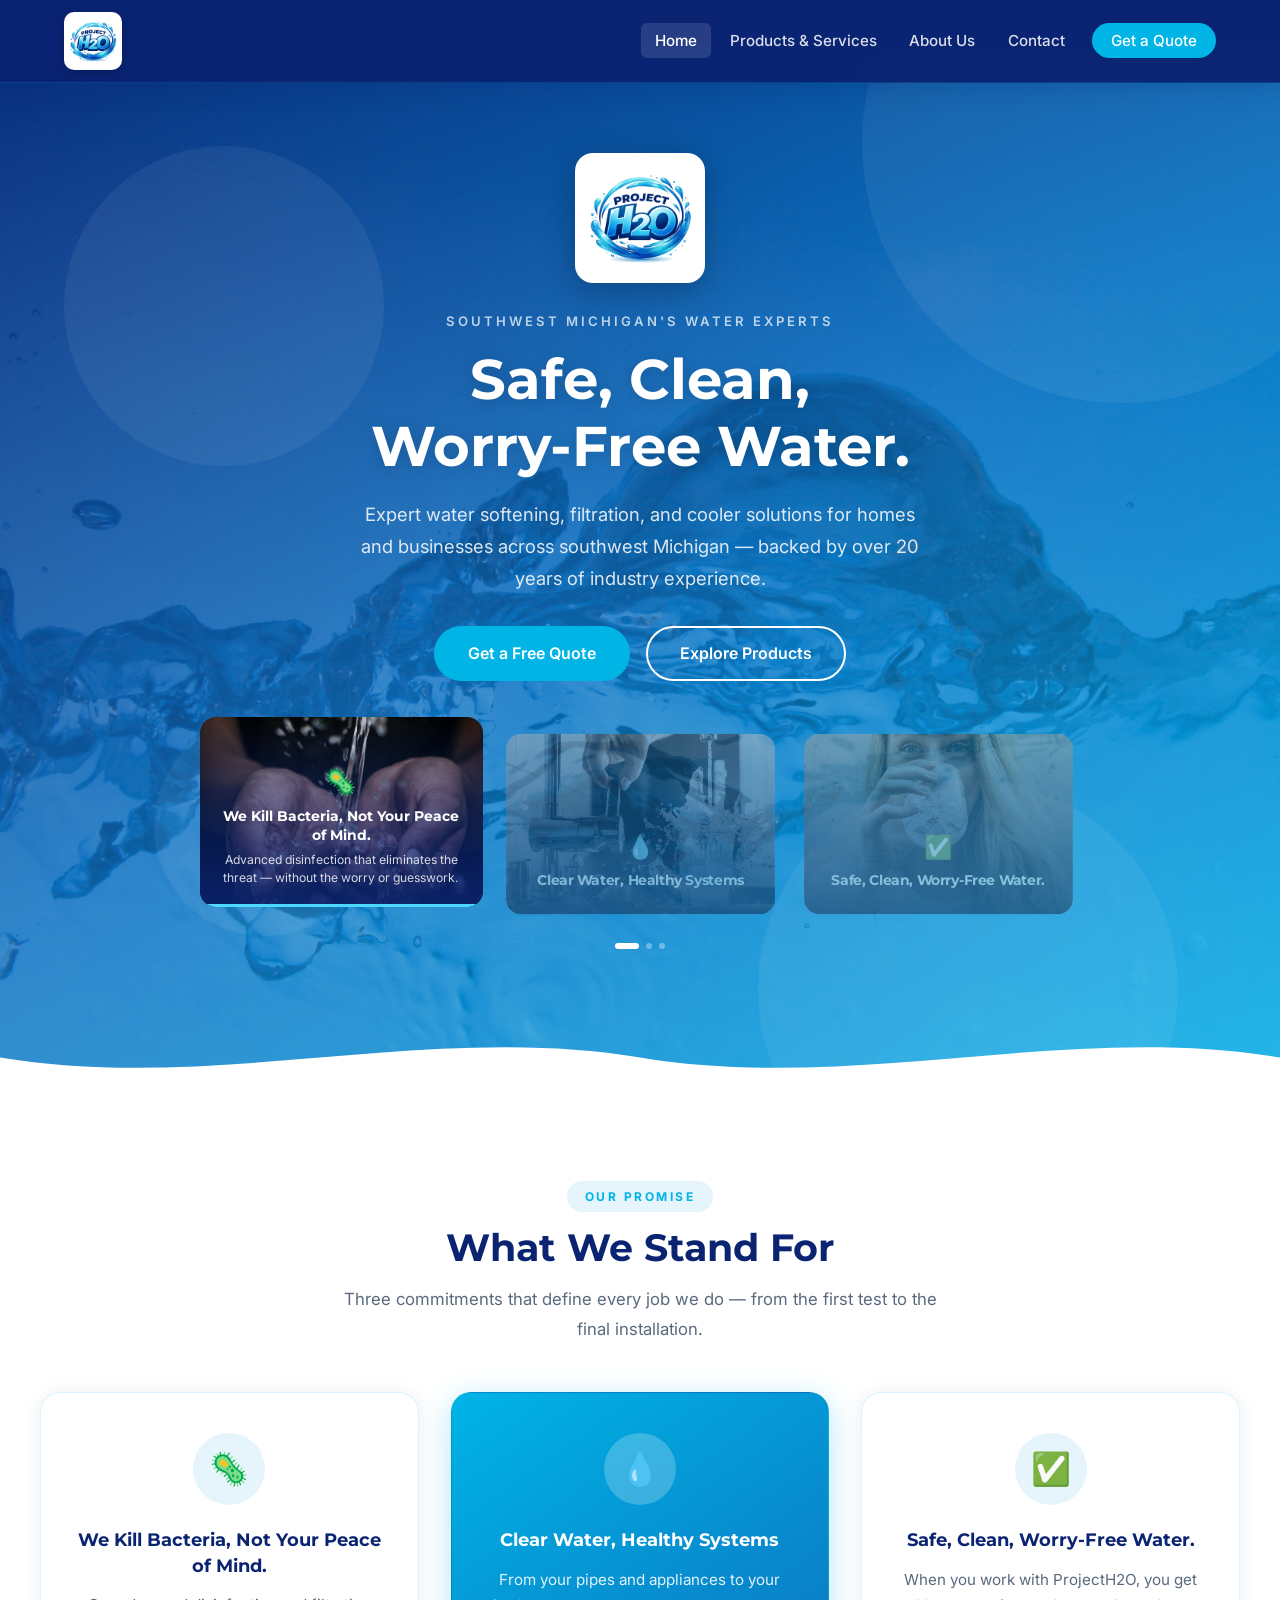
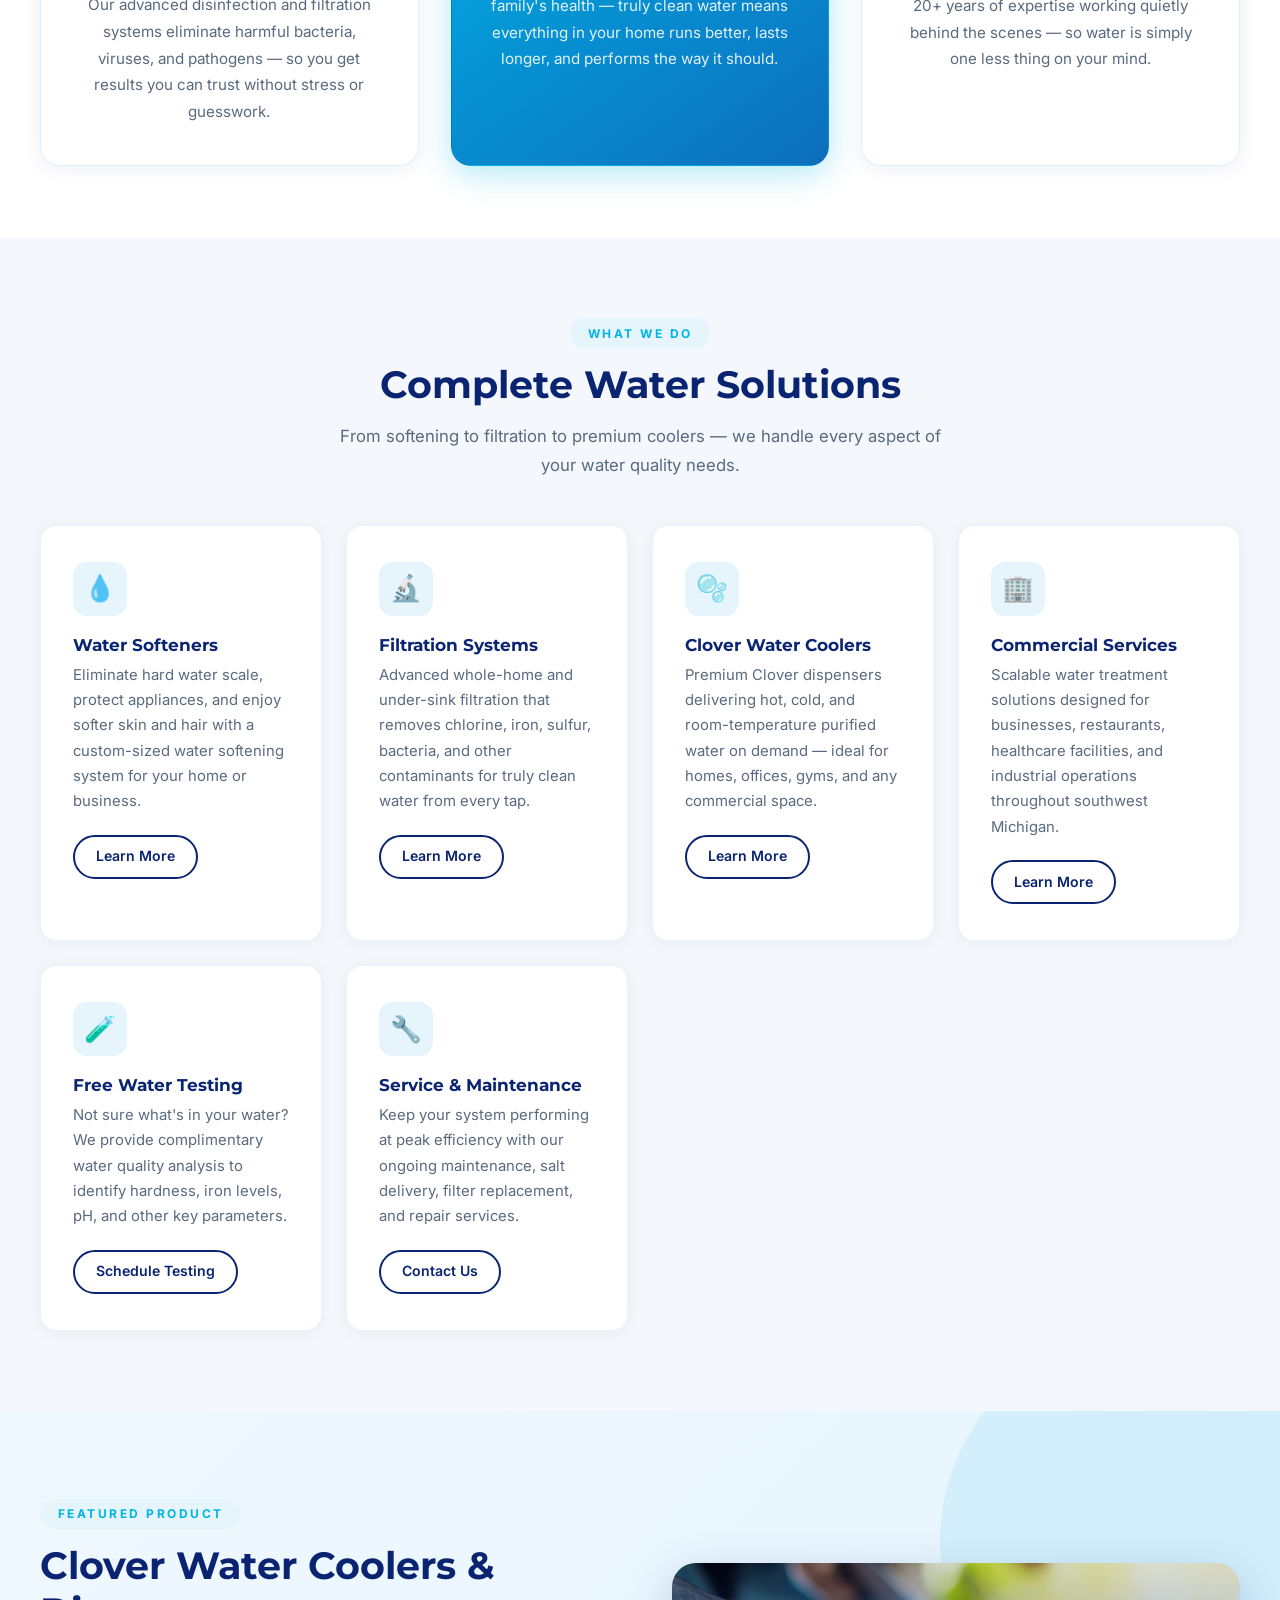
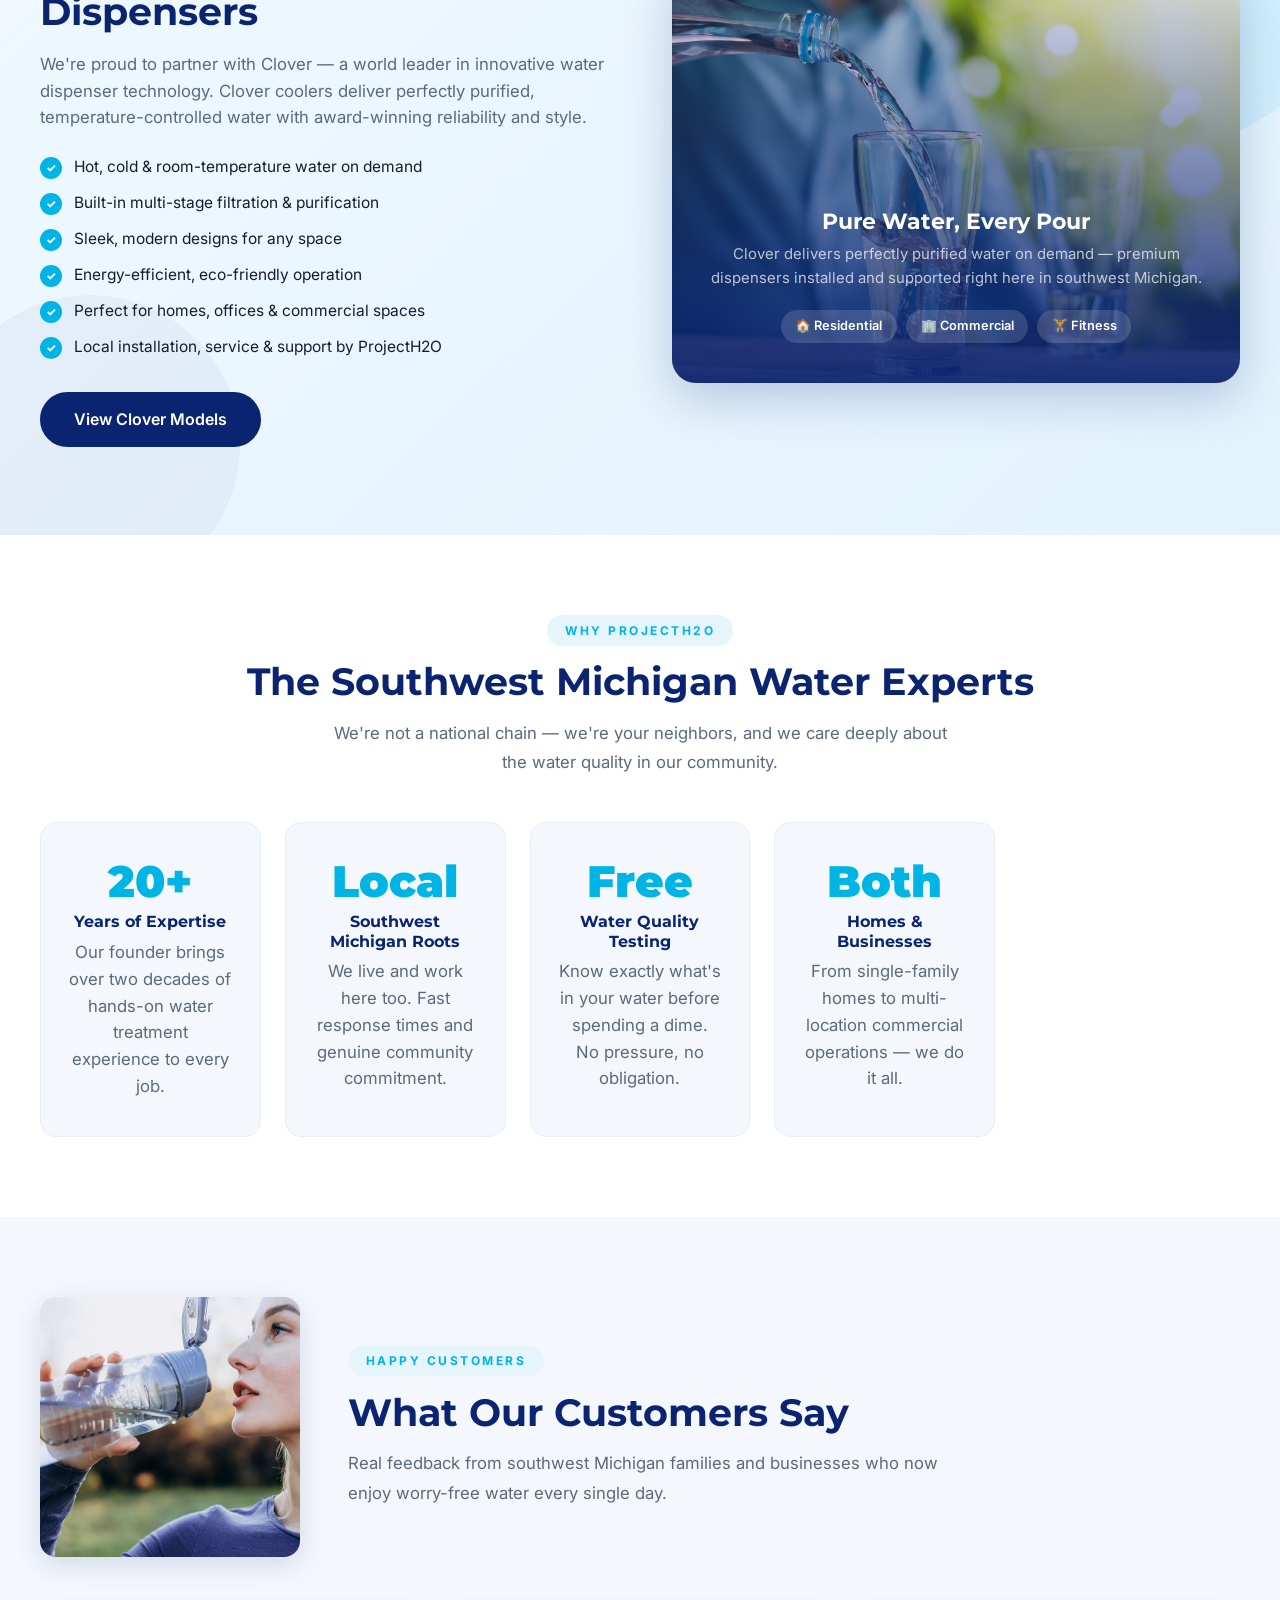
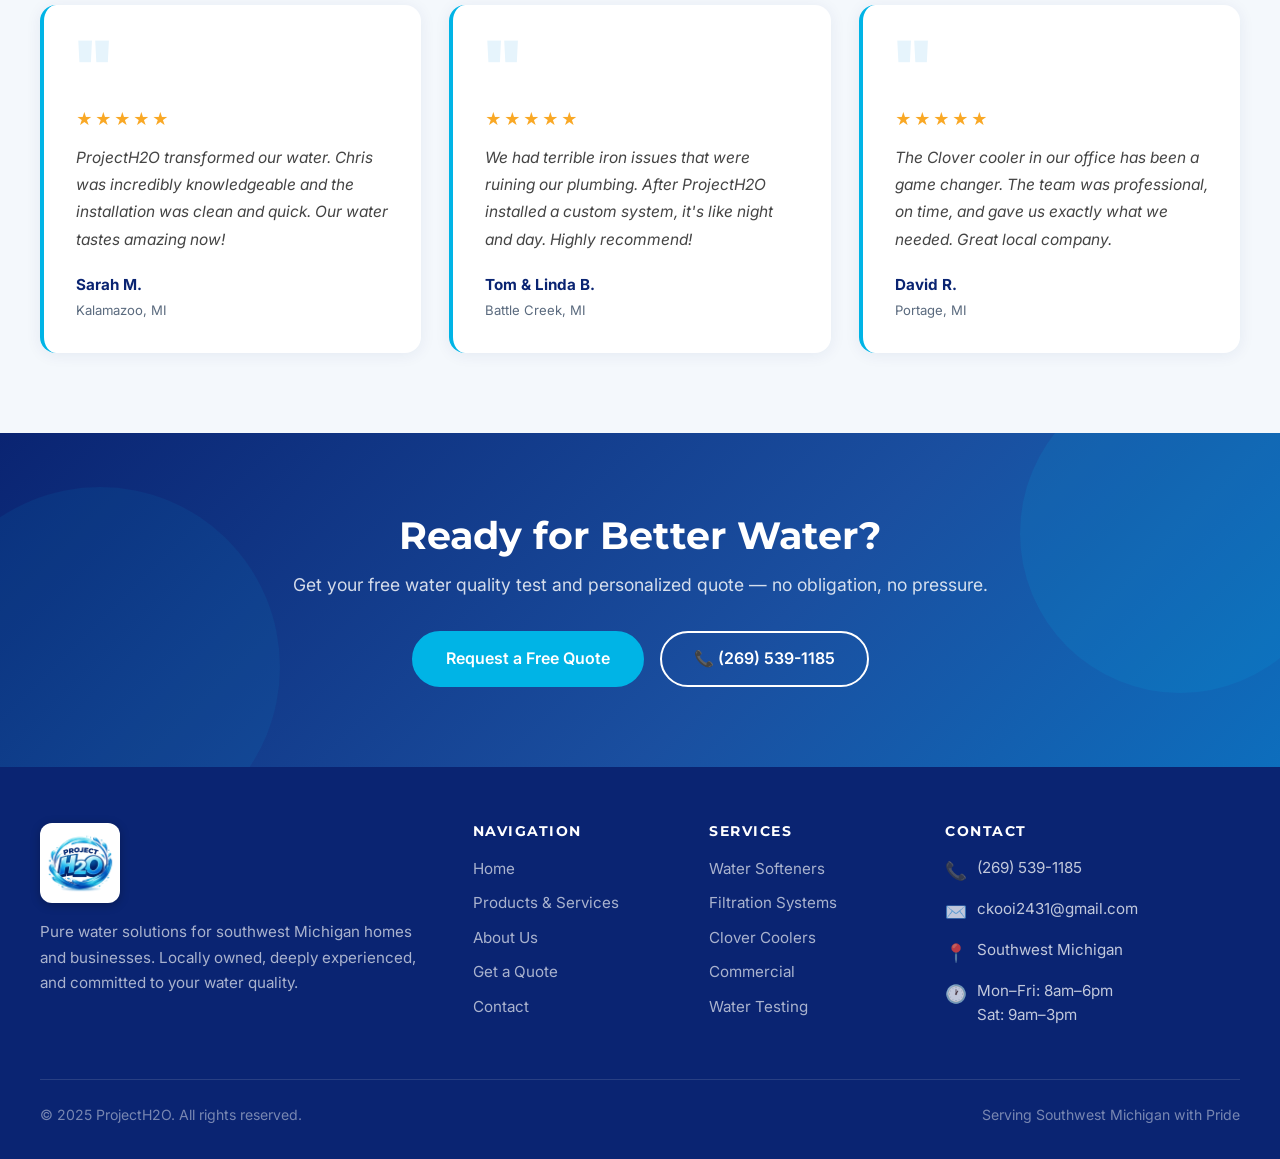
<file: ProjectH2O/index.html>
<!DOCTYPE html>
<html lang="en">
<head>
  <meta charset="UTF-8" />
  <meta name="viewport" content="width=device-width, initial-scale=1.0" />
  <title>ProjectH2O — Pure Water Solutions for Southwest Michigan</title>
  <meta name="description" content="ProjectH2O delivers expert water softening, filtration, and Clover cooler solutions to homes and businesses across southwest Michigan." />
  <link rel="preconnect" href="https://fonts.googleapis.com" />
  <link href="https://fonts.googleapis.com/css2?family=Inter:wght@400;500;600&family=Montserrat:wght@700;800;900&display=swap" rel="stylesheet" />
  <link rel="stylesheet" href="styles.css" />
  <style>
    /* ---- Hero ---- */
    .hero {
      min-height: 100vh;
      background:
        linear-gradient(150deg, rgba(10,36,114,0.90) 0%, rgba(13,110,189,0.78) 50%, rgba(0,180,230,0.72) 100%),
        url('images/daniele-levis-pelusi-QHSuZvRUZXY-unsplash.jpg') center bottom / cover no-repeat;
      display: flex;
      flex-direction: column;
      align-items: center;
      justify-content: center;
      text-align: center;
      padding: 7rem 1.5rem 9rem;
      position: relative;
      overflow: hidden;
    }

    .hero-ripple {
      position: absolute;
      border-radius: 50%;
      background: rgba(255,255,255,0.06);
      animation: ripple 9s ease-in-out infinite;
    }
    .hero-ripple:nth-child(1) { width: 320px; height: 320px; top: 10%; left: 5%;   animation-delay: 0s; }
    .hero-ripple:nth-child(2) { width: 520px; height: 520px; top: -15%; right: -8%; animation-delay: 2s; }
    .hero-ripple:nth-child(3) { width: 220px; height: 220px; bottom: 15%; left: 12%; animation-delay: 4s; }
    .hero-ripple:nth-child(4) { width: 420px; height: 420px; bottom: -10%; right: 8%; animation-delay: 1s; }

    @keyframes ripple {
      0%   { transform: scale(1);    opacity: 0.5; }
      50%  { transform: scale(1.12); opacity: 0.15; }
      100% { transform: scale(1);    opacity: 0.5; }
    }

    .hero-content { position: relative; z-index: 2; max-width: 800px; }

    .hero-logo {
      height: 130px;
      width: auto;
      margin: 0 auto 1.75rem;
      background: #ffffff;
      border-radius: 18px;
      padding: 8px;
      box-shadow: 0 8px 32px rgba(0,0,0,0.25);
      display: block;
    }

    .hero-eyebrow {
      font-size: 0.82rem;
      font-weight: 600;
      letter-spacing: 3px;
      text-transform: uppercase;
      color: rgba(255,255,255,0.72);
      margin-bottom: 0.85rem;
    }

    .hero h1 {
      color: #fff;
      margin-bottom: 1.1rem;
      text-shadow: 0 2px 16px rgba(0,0,0,0.15);
    }

    .hero > .hero-content > p {
      font-size: 1.15rem;
      color: rgba(255,255,255,0.85);
      max-width: 560px;
      margin: 0 auto 2rem;
      line-height: 1.75;
    }

    .hero-ctas { display: flex; gap: 1rem; justify-content: center; flex-wrap: wrap; }

    /* ---- Rotating Tenant Cards ---- */
    .tenant-slider {
      position: relative;
      z-index: 2;
      display: grid;
      grid-template-columns: repeat(3, 1fr);
      gap: 1rem;
      width: 100%;
      max-width: 880px;
      margin-top: 3rem;
    }
    .tenant-slide {
      border-radius: 16px;
      overflow: hidden;
      cursor: pointer;
      height: 190px;
      position: relative;
      opacity: 0.5;
      transform: translateY(0) scale(0.95);
      transition: opacity 0.55s ease, transform 0.55s ease, filter 0.55s ease;
      filter: saturate(0.6) brightness(0.85);
    }
    .tenant-slide.active {
      opacity: 1;
      transform: translateY(-12px) scale(1);
      filter: saturate(1) brightness(1);
      height: 190px;
    }
    .tenant-slide-bg {
      position: absolute;
      inset: 0;
      background-size: cover;
      background-position: center;
      transition: transform 6s ease;
    }
    .tenant-slide.active .tenant-slide-bg { transform: scale(1.06); }
    .tenant-slide::before {
      content: '';
      position: absolute;
      inset: 0;
      background: linear-gradient(to top,
        rgba(10,36,114,0.92) 0%,
        rgba(10,36,114,0.5) 55%,
        rgba(0,0,0,0.12) 100%);
      z-index: 1;
    }
    .tenant-slide-content {
      position: absolute;
      bottom: 0; left: 0; right: 0;
      padding: 1.25rem 1.4rem;
      z-index: 2;
    }
    .tenant-slide-icon {
      font-size: 1.5rem;
      display: block;
      margin-bottom: 0.35rem;
      transition: transform 0.3s;
    }
    .tenant-slide.active .tenant-slide-icon { transform: scale(1.1); }
    .tenant-slide-content h3 {
      color: #fff;
      font-size: 0.9rem;
      line-height: 1.35;
      margin: 0;
      font-weight: 700;
    }
    .tenant-slide-content p {
      font-size: 0.76rem;
      line-height: 1.5;
      margin: 0.35rem 0 0;
      color: rgba(255,255,255,0);
      max-height: 0;
      overflow: hidden;
      transition: max-height 0.5s ease, color 0.5s ease;
    }
    .tenant-slide.active .tenant-slide-content p {
      max-height: 60px;
      color: rgba(255,255,255,0.82);
    }
    /* Progress bar */
    .tenant-progress {
      position: absolute;
      bottom: 0; left: 0;
      height: 3px;
      width: 0;
      background: var(--cyan-lt);
      z-index: 3;
    }
    .tenant-slide.active .tenant-progress {
      animation: tenantProg 4.5s linear forwards;
    }
    @keyframes tenantProg {
      from { width: 0% }
      to   { width: 100% }
    }
    /* Dot nav */
    .tenant-dots {
      position: relative;
      z-index: 2;
      display: flex;
      gap: 0.45rem;
      justify-content: center;
      margin-top: 1.5rem;
    }
    .tenant-dot {
      height: 6px; width: 6px;
      border-radius: 3px;
      background: rgba(255,255,255,0.35);
      border: none;
      cursor: pointer;
      transition: all 0.3s;
      padding: 0;
    }
    .tenant-dot.active {
      background: #fff;
      width: 24px;
    }
    @media (max-width: 640px) {
      .tenant-slider {
        grid-template-columns: 1fr;
        height: 210px;
        position: relative;
      }
      .tenant-slide {
        position: absolute;
        inset: 0;
        height: 210px !important;
        opacity: 0;
        transform: none !important;
        filter: saturate(1) brightness(1) !important;
      }
      .tenant-slide.active { opacity: 1; }
    }

    .hero-wave {
      position: absolute;
      bottom: 0; left: 0; right: 0;
      line-height: 0;
    }

    /* ---- Core Pillars ---- */
    .pillars-section {
      background: #fff;
      padding: 5.5rem 1.5rem 4.5rem;
    }
    .pillars-grid {
      display: grid;
      grid-template-columns: repeat(3, 1fr);
      gap: 2rem;
      margin-top: 3rem;
    }
    .pillar-card {
      background: #fff;
      border-radius: 20px;
      padding: 2.5rem 2rem;
      box-shadow: 0 2px 20px rgba(10,36,114,0.08);
      border: 1.5px solid rgba(0,180,230,0.15);
      text-align: center;
      transition: transform 0.25s, box-shadow 0.25s, border-color 0.25s;
    }
    .pillar-card:hover {
      transform: translateY(-5px);
      box-shadow: 0 14px 40px rgba(0,180,230,0.18);
      border-color: rgba(0,180,230,0.5);
    }
    .pillar-card.featured {
      background: linear-gradient(145deg, #00B4E6 0%, #0d6ebd 100%);
      border-color: transparent;
      box-shadow: 0 8px 32px rgba(0,180,230,0.3);
    }
    .pillar-card.featured h3 { color: #fff; }
    .pillar-card.featured p  { color: rgba(255,255,255,0.88); }
    .pillar-card.featured .pillar-icon-wrap { background: rgba(255,255,255,0.22); }
    .pillar-icon-wrap {
      width: 72px; height: 72px;
      background: var(--cyan-bg);
      border-radius: 50%;
      display: flex; align-items: center; justify-content: center;
      font-size: 2rem;
      margin: 0 auto 1.4rem;
    }
    .pillar-card h3 {
      color: var(--navy);
      font-size: 1.15rem;
      margin-bottom: 0.85rem;
      line-height: 1.4;
    }
    .pillar-card p { font-size: 0.95rem; line-height: 1.75; }

    @media (max-width: 760px) {
      .pillars-grid { grid-template-columns: 1fr; }
    }

    /* ---- Services Overview ---- */
    .services-section { background: var(--gray); }
    .services-grid {
      display: grid;
      grid-template-columns: repeat(auto-fill, minmax(270px, 1fr));
      gap: 1.5rem;
    }
    .service-card {
      background: #fff;
      border-radius: 16px;
      padding: 2.25rem 2rem;
      box-shadow: 0 2px 16px rgba(10,36,114,0.06);
      border: 1.5px solid #edf2f8;
      transition: transform 0.25s, box-shadow 0.25s, border-color 0.25s;
    }
    .service-card:hover {
      transform: translateY(-5px);
      box-shadow: 0 12px 32px rgba(10,36,114,0.12);
      border-color: var(--cyan);
    }
    .service-card .ico-wrap {
      width: 54px; height: 54px;
      background: var(--cyan-bg);
      border-radius: 14px;
      display: flex; align-items: center; justify-content: center;
      font-size: 1.6rem;
      margin-bottom: 1.2rem;
    }
    .service-card h3 { color: var(--navy); margin-bottom: 0.45rem; font-size: 1.08rem; }
    .service-card p  { font-size: 0.93rem; line-height: 1.7; }

    /* ---- Clover Feature ---- */
    .clover-section {
      background: linear-gradient(135deg, #f0f8ff 0%, #e2f3fd 100%);
      padding: 5.5rem 1.5rem;
      position: relative;
      overflow: hidden;
    }
    .clover-section::before {
      content: '';
      position: absolute;
      top: -80px; right: -80px;
      width: 420px; height: 420px;
      background: rgba(0,180,230,0.09);
      border-radius: 50%;
    }
    .clover-section::after {
      content: '';
      position: absolute;
      bottom: -60px; left: -60px;
      width: 300px; height: 300px;
      background: rgba(10,36,114,0.04);
      border-radius: 50%;
    }
    .clover-inner {
      max-width: 1200px;
      margin: 0 auto;
      display: grid;
      grid-template-columns: 1fr 1fr;
      gap: 4rem;
      align-items: center;
      position: relative;
      z-index: 2;
    }
    .clover-text .section-label { background: var(--cyan-bg); color: var(--cyan); }
    .clover-text h2 { color: var(--navy); margin-bottom: 1rem; }
    .clover-text p  { color: var(--muted); margin-bottom: 1.5rem; }
    .clover-features { display: flex; flex-direction: column; gap: 0.7rem; margin-bottom: 2rem; }
    .clover-feat {
      display: flex;
      align-items: center;
      gap: 0.75rem;
      color: var(--text);
      font-size: 0.97rem;
    }
    .clover-feat::before {
      content: '✓';
      display: flex; align-items: center; justify-content: center;
      width: 22px; height: 22px;
      background: var(--cyan);
      border-radius: 50%;
      font-size: 0.72rem;
      font-weight: 800;
      flex-shrink: 0;
      color: #fff;
    }
    .clover-visual {
      border-radius: 24px;
      overflow: hidden;
      position: relative;
      box-shadow: 0 16px 48px rgba(10,36,114,0.22);
      min-height: 420px;
    }
    .clover-visual-img {
      position: absolute;
      inset: 0;
      width: 100%; height: 100%;
      object-fit: cover;
      object-position: center;
      display: block;
    }
    .clover-visual-overlay {
      position: absolute;
      inset: 0;
      background: linear-gradient(to top,
        rgba(10,36,114,0.92) 0%,
        rgba(10,36,114,0.55) 50%,
        rgba(10,36,114,0.15) 100%);
    }
    .clover-visual-content {
      position: relative;
      z-index: 2;
      padding: 2.5rem 2rem;
      text-align: center;
      min-height: 420px;
      display: flex;
      flex-direction: column;
      justify-content: flex-end;
    }
    .clover-visual-content h3 { color: #fff; font-size: 1.4rem; margin-bottom: 0.5rem; }
    .clover-visual-content p  { color: rgba(255,255,255,0.72); font-size: 0.93rem; margin-bottom: 1.25rem; }

    /* ---- Photo header row (testimonials) ---- */
    .photo-header-row {
      display: grid;
      grid-template-columns: 260px 1fr;
      gap: 3rem;
      align-items: center;
      margin-bottom: 3rem;
    }
    .photo-header-img {
      border-radius: 16px;
      overflow: hidden;
      height: 260px;
      box-shadow: 0 8px 28px rgba(10,36,114,0.14);
    }
    .photo-header-img img {
      width: 100%; height: 100%;
      object-fit: cover;
      object-position: center 25%;
      display: block;
    }
    @media (max-width: 720px) {
      .photo-header-row { grid-template-columns: 1fr; }
      .photo-header-img { height: 200px; }
    }

    /* ---- Why Us ---- */
    .why-section { background: #fff; }
    .why-grid {
      display: grid;
      grid-template-columns: repeat(auto-fill, minmax(220px, 1fr));
      gap: 1.5rem;
    }
    .why-item {
      padding: 2.25rem 1.75rem;
      background: var(--gray);
      border-radius: 16px;
      text-align: center;
      transition: transform 0.25s, box-shadow 0.25s;
      border: 1.5px solid #e8eef6;
    }
    .why-item:hover {
      transform: translateY(-4px);
      box-shadow: 0 8px 28px rgba(10,36,114,0.1);
      border-color: var(--cyan);
    }
    .why-item .big-num {
      font-family: 'Montserrat', sans-serif;
      font-size: 2.75rem;
      font-weight: 900;
      color: var(--cyan);
      line-height: 1;
      margin-bottom: 0.6rem;
    }
    .why-item h3 { color: var(--navy); margin-bottom: 0.45rem; font-size: 1rem; }

    /* ---- CTA Banner ---- */
    .cta-banner {
      background: linear-gradient(135deg, var(--navy) 0%, #1a4fa0 60%, #0d6ebd 100%);
      padding: 5rem 1.5rem;
      text-align: center;
      position: relative;
      overflow: hidden;
    }
    .cta-banner::before {
      content: '';
      position: absolute;
      top: -60px; right: -60px;
      width: 320px; height: 320px;
      background: rgba(0,180,230,0.12);
      border-radius: 50%;
    }
    .cta-banner::after {
      content: '';
      position: absolute;
      bottom: -80px; left: -80px;
      width: 360px; height: 360px;
      background: rgba(0,180,230,0.08);
      border-radius: 50%;
    }
    .cta-banner h2 { color: #fff; margin-bottom: 0.75rem; position: relative; z-index: 2; }
    .cta-banner p  { color: rgba(255,255,255,0.82); margin-bottom: 2rem; font-size: 1.1rem; position: relative; z-index: 2; }
    .cta-banner-btns { position: relative; z-index: 2; display: flex; gap: 1rem; justify-content: center; flex-wrap: wrap; }

    /* ---- Testimonials ---- */
    .testimonials { background: var(--gray); }
    .testi-grid {
      display: grid;
      grid-template-columns: repeat(auto-fill, minmax(300px, 1fr));
      gap: 1.75rem;
    }
    .testi-card {
      background: #fff;
      border-radius: 16px;
      padding: 2rem 2rem 2rem;
      box-shadow: 0 2px 16px rgba(10,36,114,0.07);
      border-left: 4px solid var(--cyan);
    }
    .testi-quote-mark {
      font-family: 'Montserrat', sans-serif;
      font-size: 4.5rem;
      font-weight: 900;
      color: var(--cyan-bg);
      line-height: 0.8;
      display: block;
      margin-bottom: 0.75rem;
      user-select: none;
    }
    .stars { color: #f9a825; font-size: 1rem; margin-bottom: 0.75rem; letter-spacing: 2px; }
    .testi-card p { font-size: 0.97rem; font-style: italic; margin-bottom: 1.25rem; color: #444; line-height: 1.75; }
    .testi-author { font-weight: 700; font-size: 0.95rem; color: var(--navy); }
    .testi-location { font-size: 0.82rem; color: var(--muted); margin-top: 0.2rem; }

    @media (max-width: 720px) {
      .clover-inner { grid-template-columns: 1fr; }
      .clover-visual { display: none; }
    }
  </style>
</head>
<body>

<!-- Top phone strip -->
<div class="phone-strip">
  📞 Call or text us: <a href="tel:2695391185">(269) 539-1185</a> &nbsp;|&nbsp; Serving Southwest Michigan Homes &amp; Businesses
</div>

<!-- Navigation -->
<nav class="navbar">
  <div class="nav-inner">
    <a href="index.html" class="nav-logo">
      <img src="images/logo.png" alt="ProjectH2O" onerror="this.src='images/logo-placeholder.svg'" />
    </a>
    <button class="nav-toggle" id="navToggle" aria-label="Open menu">
      <span></span><span></span><span></span>
    </button>
    <ul class="nav-links" id="navLinks">
      <li><a href="index.html" class="active">Home</a></li>
      <li><a href="products.html">Products &amp; Services</a></li>
      <li><a href="about.html">About Us</a></li>
      <li><a href="contact.html">Contact</a></li>
      <li><a href="quote.html" class="nav-cta">Get a Quote</a></li>
    </ul>
  </div>
</nav>

<!-- Hero Section -->
<section class="hero">
  <div class="hero-ripple"></div>
  <div class="hero-ripple"></div>
  <div class="hero-ripple"></div>
  <div class="hero-ripple"></div>

  <div class="hero-content">
    <img src="images/logo.png" alt="ProjectH2O" class="hero-logo" onerror="this.src='images/logo-placeholder.svg'" />
    <div class="hero-eyebrow">Southwest Michigan's Water Experts</div>
    <h1>Safe, Clean,<br/>Worry-Free Water.</h1>
    <p>Expert water softening, filtration, and cooler solutions for homes and businesses across southwest Michigan — backed by over 20 years of industry experience.</p>
    <div class="hero-ctas">
      <a href="quote.html" class="btn btn-primary">Get a Free Quote</a>
      <a href="products.html" class="btn btn-secondary">Explore Products</a>
    </div>
  </div>

  <!-- Rotating Tenant Card Slider -->
  <div class="tenant-slider" id="tenantSlider">

    <div class="tenant-slide active" id="slide-0">
      <div class="tenant-slide-bg" style="background-image:url('images/mrjn-photography-YpZ2cj4s0oo-unsplash.jpg')"></div>
      <div class="tenant-slide-content">
        <span class="tenant-slide-icon">🦠</span>
        <h3>We Kill Bacteria, Not Your Peace of Mind.</h3>
        <p>Advanced disinfection that eliminates the threat — without the worry or guesswork.</p>
      </div>
      <div class="tenant-progress" id="prog-0"></div>
    </div>

    <div class="tenant-slide" id="slide-1">
      <div class="tenant-slide-bg" style="background-image:url('images/jacek-dylag-Vve7XkiUq_Y-unsplash.jpg')"></div>
      <div class="tenant-slide-content">
        <span class="tenant-slide-icon">💧</span>
        <h3>Clear Water, Healthy Systems</h3>
        <p>Clean water protects your pipes, appliances, and the health of your whole family.</p>
      </div>
      <div class="tenant-progress" id="prog-1"></div>
    </div>

    <div class="tenant-slide" id="slide-2">
      <div class="tenant-slide-bg" style="background-image:url('images/giorgio-trovato-PC5kB3fC1bM-unsplash.jpg')"></div>
      <div class="tenant-slide-content">
        <span class="tenant-slide-icon">✅</span>
        <h3>Safe, Clean, Worry-Free Water.</h3>
        <p>We handle your water so completely, you never have to think about it again.</p>
      </div>
      <div class="tenant-progress" id="prog-2"></div>
    </div>

  </div>
  <div class="tenant-dots" id="tenantDots">
    <button class="tenant-dot active" data-index="0" aria-label="Bacteria-free water"></button>
    <button class="tenant-dot" data-index="1" aria-label="Clear healthy water"></button>
    <button class="tenant-dot" data-index="2" aria-label="Worry-free water"></button>
  </div>

  <div class="hero-wave">
    <svg xmlns="http://www.w3.org/2000/svg" viewBox="0 0 1440 80" preserveAspectRatio="none">
      <path fill="#ffffff" d="M0,40 C240,80 480,0 720,40 C960,80 1200,0 1440,40 L1440,80 L0,80 Z"/>
    </svg>
  </div>
</section>

<!-- Three Core Commitments -->
<section class="pillars-section">
  <div class="section-inner">
    <div class="section-center">
      <span class="section-label">Our Promise</span>
      <h2 class="section-title">What We Stand For</h2>
      <p class="section-subtitle">Three commitments that define every job we do — from the first test to the final installation.</p>
    </div>
    <div class="pillars-grid">

      <div class="pillar-card">
        <div class="pillar-icon-wrap">🦠</div>
        <h3>We Kill Bacteria, Not Your Peace of Mind.</h3>
        <p>Our advanced disinfection and filtration systems eliminate harmful bacteria, viruses, and pathogens — so you get results you can trust without stress or guesswork.</p>
      </div>

      <div class="pillar-card featured">
        <div class="pillar-icon-wrap">💧</div>
        <h3>Clear Water, Healthy Systems</h3>
        <p>From your pipes and appliances to your family's health — truly clean water means everything in your home runs better, lasts longer, and performs the way it should.</p>
      </div>

      <div class="pillar-card">
        <div class="pillar-icon-wrap">✅</div>
        <h3>Safe, Clean, Worry-Free Water.</h3>
        <p>When you work with ProjectH2O, you get 20+ years of expertise working quietly behind the scenes — so water is simply one less thing on your mind.</p>
      </div>

    </div>
  </div>
</section>

<!-- Services Overview -->
<section class="section services-section">
  <div class="section-inner">
    <div class="section-center" style="margin-bottom:0.5rem">
      <span class="section-label">What We Do</span>
      <h2 class="section-title">Complete Water Solutions</h2>
      <p class="section-subtitle">From softening to filtration to premium coolers — we handle every aspect of your water quality needs.</p>
    </div>

    <div class="services-grid">
      <div class="service-card">
        <div class="ico-wrap">💧</div>
        <h3>Water Softeners</h3>
        <p>Eliminate hard water scale, protect appliances, and enjoy softer skin and hair with a custom-sized water softening system for your home or business.</p>
        <a href="products.html#softeners" class="btn btn-outline" style="margin-top:1.25rem;font-size:0.88rem;padding:0.55rem 1.3rem;">Learn More</a>
      </div>
      <div class="service-card">
        <div class="ico-wrap">🔬</div>
        <h3>Filtration Systems</h3>
        <p>Advanced whole-home and under-sink filtration that removes chlorine, iron, sulfur, bacteria, and other contaminants for truly clean water from every tap.</p>
        <a href="products.html#filtration" class="btn btn-outline" style="margin-top:1.25rem;font-size:0.88rem;padding:0.55rem 1.3rem;">Learn More</a>
      </div>
      <div class="service-card">
        <div class="ico-wrap">🫧</div>
        <h3>Clover Water Coolers</h3>
        <p>Premium Clover dispensers delivering hot, cold, and room-temperature purified water on demand — ideal for homes, offices, gyms, and any commercial space.</p>
        <a href="products.html#coolers" class="btn btn-outline" style="margin-top:1.25rem;font-size:0.88rem;padding:0.55rem 1.3rem;">Learn More</a>
      </div>
      <div class="service-card">
        <div class="ico-wrap">🏢</div>
        <h3>Commercial Services</h3>
        <p>Scalable water treatment solutions designed for businesses, restaurants, healthcare facilities, and industrial operations throughout southwest Michigan.</p>
        <a href="products.html#commercial" class="btn btn-outline" style="margin-top:1.25rem;font-size:0.88rem;padding:0.55rem 1.3rem;">Learn More</a>
      </div>
      <div class="service-card">
        <div class="ico-wrap">🧪</div>
        <h3>Free Water Testing</h3>
        <p>Not sure what's in your water? We provide complimentary water quality analysis to identify hardness, iron levels, pH, and other key parameters.</p>
        <a href="quote.html" class="btn btn-outline" style="margin-top:1.25rem;font-size:0.88rem;padding:0.55rem 1.3rem;">Schedule Testing</a>
      </div>
      <div class="service-card">
        <div class="ico-wrap">🔧</div>
        <h3>Service &amp; Maintenance</h3>
        <p>Keep your system performing at peak efficiency with our ongoing maintenance, salt delivery, filter replacement, and repair services.</p>
        <a href="contact.html" class="btn btn-outline" style="margin-top:1.25rem;font-size:0.88rem;padding:0.55rem 1.3rem;">Contact Us</a>
      </div>
    </div>
  </div>
</section>

<!-- Clover Cooler Feature -->
<section class="clover-section">
  <div class="clover-inner">
    <div class="clover-text">
      <span class="section-label">Featured Product</span>
      <h2>Clover Water Coolers &amp; Dispensers</h2>
      <p>We're proud to partner with Clover — a world leader in innovative water dispenser technology. Clover coolers deliver perfectly purified, temperature-controlled water with award-winning reliability and style.</p>
      <div class="clover-features">
        <div class="clover-feat">Hot, cold &amp; room-temperature water on demand</div>
        <div class="clover-feat">Built-in multi-stage filtration &amp; purification</div>
        <div class="clover-feat">Sleek, modern designs for any space</div>
        <div class="clover-feat">Energy-efficient, eco-friendly operation</div>
        <div class="clover-feat">Perfect for homes, offices &amp; commercial spaces</div>
        <div class="clover-feat">Local installation, service &amp; support by ProjectH2O</div>
      </div>
      <a href="products.html#coolers" class="btn btn-primary" style="background:var(--navy);border-color:var(--navy);">View Clover Models</a>
    </div>
    <div class="clover-visual">
      <img src="images/vecteezy_woman-pouring-drinking-water-into-the-glass-refreshing-on_7019203.jpg"
           alt="Pure, refreshing water" class="clover-visual-img" />
      <div class="clover-visual-overlay"></div>
      <div class="clover-visual-content">
        <h3>Pure Water, Every Pour</h3>
        <p>Clover delivers perfectly purified water on demand — premium dispensers installed and supported right here in southwest Michigan.</p>
        <div style="display:flex;gap:0.6rem;justify-content:center;flex-wrap:wrap;">
          <span style="background:rgba(255,255,255,0.15);color:#fff;padding:0.38rem 0.9rem;border-radius:50px;font-size:0.8rem;font-weight:600;">🏠 Residential</span>
          <span style="background:rgba(255,255,255,0.15);color:#fff;padding:0.38rem 0.9rem;border-radius:50px;font-size:0.8rem;font-weight:600;">🏢 Commercial</span>
          <span style="background:rgba(255,255,255,0.15);color:#fff;padding:0.38rem 0.9rem;border-radius:50px;font-size:0.8rem;font-weight:600;">🏋️ Fitness</span>
        </div>
      </div>
    </div>
  </div>
</section>

<!-- Why Choose Us -->
<section class="section why-section">
  <div class="section-inner">
    <div class="section-center" style="margin-bottom:0.5rem">
      <span class="section-label">Why ProjectH2O</span>
      <h2 class="section-title">The Southwest Michigan Water Experts</h2>
      <p class="section-subtitle">We're not a national chain — we're your neighbors, and we care deeply about the water quality in our community.</p>
    </div>
    <div class="why-grid">
      <div class="why-item">
        <div class="big-num">20+</div>
        <h3>Years of Expertise</h3>
        <p>Our founder brings over two decades of hands-on water treatment experience to every job.</p>
      </div>
      <div class="why-item">
        <div class="big-num">Local</div>
        <h3>Southwest Michigan Roots</h3>
        <p>We live and work here too. Fast response times and genuine community commitment.</p>
      </div>
      <div class="why-item">
        <div class="big-num">Free</div>
        <h3>Water Quality Testing</h3>
        <p>Know exactly what's in your water before spending a dime. No pressure, no obligation.</p>
      </div>
      <div class="why-item">
        <div class="big-num">Both</div>
        <h3>Homes &amp; Businesses</h3>
        <p>From single-family homes to multi-location commercial operations — we do it all.</p>
      </div>
    </div>
  </div>
</section>

<!-- Testimonials -->
<section class="section testimonials">
  <div class="section-inner">
    <div class="photo-header-row">
      <div class="photo-header-img">
        <img src="images/vecteezy_fitness-in-the-park-girl-drinks-water-from-a-bottle-close-up_3492852.JPG"
             alt="Enjoying clean, worry-free water" />
      </div>
      <div>
        <span class="section-label">Happy Customers</span>
        <h2 class="section-title">What Our Customers Say</h2>
        <p class="section-subtitle" style="margin-bottom:0">Real feedback from southwest Michigan families and businesses who now enjoy worry-free water every single day.</p>
      </div>
    </div>
    <div class="testi-grid">
      <div class="testi-card">
        <span class="testi-quote-mark">"</span>
        <div class="stars">★★★★★</div>
        <p>ProjectH2O transformed our water. Chris was incredibly knowledgeable and the installation was clean and quick. Our water tastes amazing now!</p>
        <div class="testi-author">Sarah M.</div>
        <div class="testi-location">Kalamazoo, MI</div>
      </div>
      <div class="testi-card">
        <span class="testi-quote-mark">"</span>
        <div class="stars">★★★★★</div>
        <p>We had terrible iron issues that were ruining our plumbing. After ProjectH2O installed a custom system, it's like night and day. Highly recommend!</p>
        <div class="testi-author">Tom &amp; Linda B.</div>
        <div class="testi-location">Battle Creek, MI</div>
      </div>
      <div class="testi-card">
        <span class="testi-quote-mark">"</span>
        <div class="stars">★★★★★</div>
        <p>The Clover cooler in our office has been a game changer. The team was professional, on time, and gave us exactly what we needed. Great local company.</p>
        <div class="testi-author">David R.</div>
        <div class="testi-location">Portage, MI</div>
      </div>
    </div>
  </div>
</section>

<!-- CTA Banner -->
<section class="cta-banner">
  <div class="section-inner">
    <h2>Ready for Better Water?</h2>
    <p>Get your free water quality test and personalized quote — no obligation, no pressure.</p>
    <div class="cta-banner-btns">
      <a href="quote.html" class="btn btn-primary">Request a Free Quote</a>
      <a href="tel:2695391185" class="btn btn-secondary">📞 (269) 539-1185</a>
    </div>
  </div>
</section>

<!-- Footer -->
<footer>
  <div class="footer-inner">
    <div class="footer-brand footer-col">
      <img src="images/logo.png" alt="ProjectH2O" onerror="this.src='images/logo-placeholder.svg'" />
      <p class="tagline">Pure water solutions for southwest Michigan homes and businesses. Locally owned, deeply experienced, and committed to your water quality.</p>
    </div>
    <div class="footer-col">
      <h4>Navigation</h4>
      <ul>
        <li><a href="index.html">Home</a></li>
        <li><a href="products.html">Products &amp; Services</a></li>
        <li><a href="about.html">About Us</a></li>
        <li><a href="quote.html">Get a Quote</a></li>
        <li><a href="contact.html">Contact</a></li>
      </ul>
    </div>
    <div class="footer-col">
      <h4>Services</h4>
      <ul>
        <li><a href="products.html#softeners">Water Softeners</a></li>
        <li><a href="products.html#filtration">Filtration Systems</a></li>
        <li><a href="products.html#coolers">Clover Coolers</a></li>
        <li><a href="products.html#commercial">Commercial</a></li>
        <li><a href="products.html#testing">Water Testing</a></li>
      </ul>
    </div>
    <div class="footer-col footer-contact">
      <h4>Contact</h4>
      <div class="contact-item"><span class="icon">📞</span><a href="tel:2695391185">(269) 539-1185</a></div>
      <div class="contact-item"><span class="icon">✉️</span><a href="mailto:ckooi2431@gmail.com">ckooi2431@gmail.com</a></div>
      <div class="contact-item"><span class="icon">📍</span><span>Southwest Michigan</span></div>
      <div class="contact-item"><span class="icon">🕐</span><span>Mon–Fri: 8am–6pm<br/>Sat: 9am–3pm</span></div>
    </div>
  </div>
  <div class="footer-bottom">
    <span>© 2025 ProjectH2O. All rights reserved.</span>
    <span>Serving Southwest Michigan with Pride</span>
  </div>
</footer>

<script>
  // Mobile nav toggle
  document.getElementById('navToggle').addEventListener('click', function() {
    document.getElementById('navLinks').classList.toggle('open');
  });

  // Navbar background on scroll
  window.addEventListener('scroll', function() {
    const nav = document.querySelector('.navbar');
    if (window.scrollY > 50) {
      nav.style.background = 'rgba(10, 36, 114, 1)';
    } else {
      nav.style.background = 'rgba(10, 36, 114, 0.97)';
    }
  });

  // ---- Rotating Tenant Card Slider ----
  const slides   = document.querySelectorAll('.tenant-slide');
  const dots     = document.querySelectorAll('.tenant-dot');
  let current    = 0;
  let sliderTimer;

  function goTo(index) {
    // Deactivate current
    slides[current].classList.remove('active');
    dots[current].classList.remove('active');
    // Reset progress bar
    const oldProg = slides[current].querySelector('.tenant-progress');
    oldProg.style.animation = 'none';
    oldProg.offsetWidth; // force reflow

    // Activate new
    current = index;
    slides[current].classList.add('active');
    dots[current].classList.add('active');
    // Restart progress bar
    const newProg = slides[current].querySelector('.tenant-progress');
    newProg.style.animation = 'none';
    newProg.offsetWidth;
    newProg.style.animation = '';
  }

  function advance() { goTo((current + 1) % slides.length); }

  function startTimer() { sliderTimer = setInterval(advance, 4500); }
  function resetTimer()  { clearInterval(sliderTimer); startTimer(); }

  // Dot clicks
  dots.forEach((dot, i) => {
    dot.addEventListener('click', () => { goTo(i); resetTimer(); });
  });

  // Card clicks
  slides.forEach((slide, i) => {
    slide.addEventListener('click', () => { goTo(i); resetTimer(); });
  });

  startTimer();
</script>
</body>
</html>
</file>
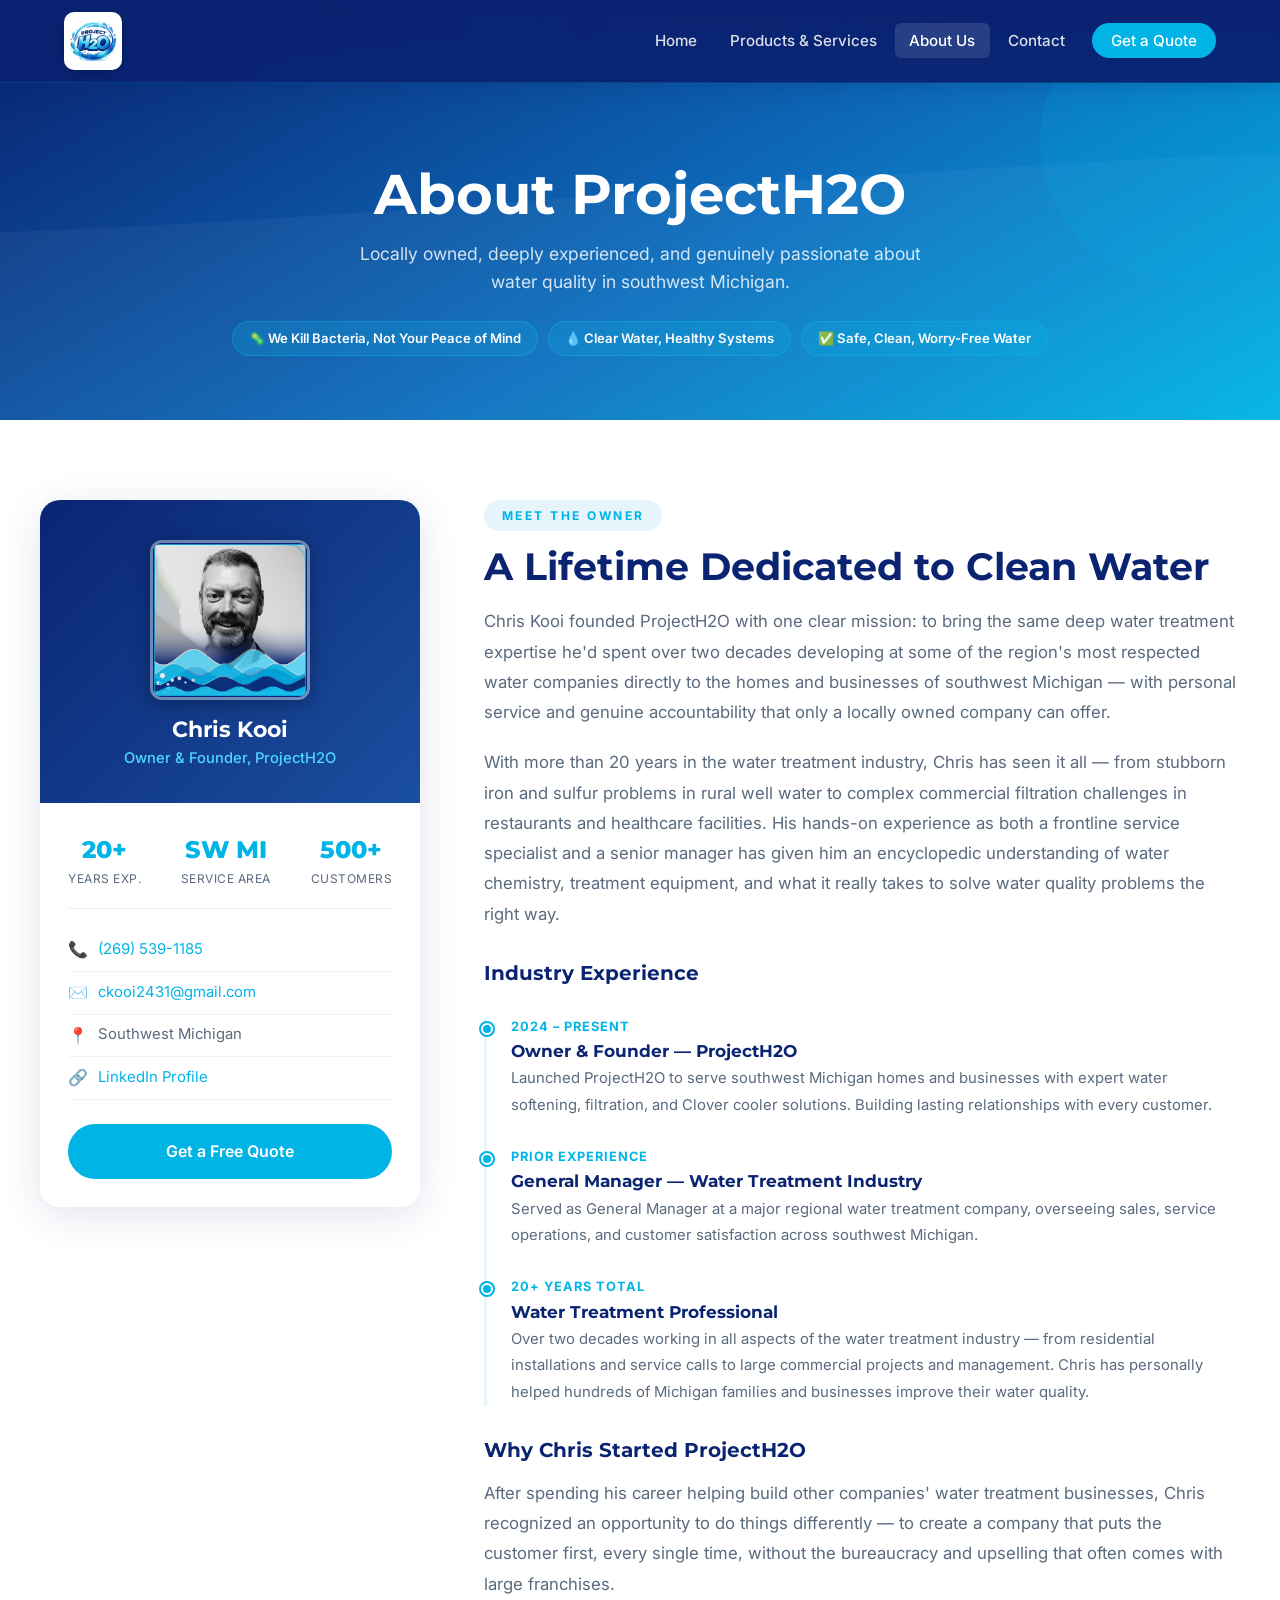
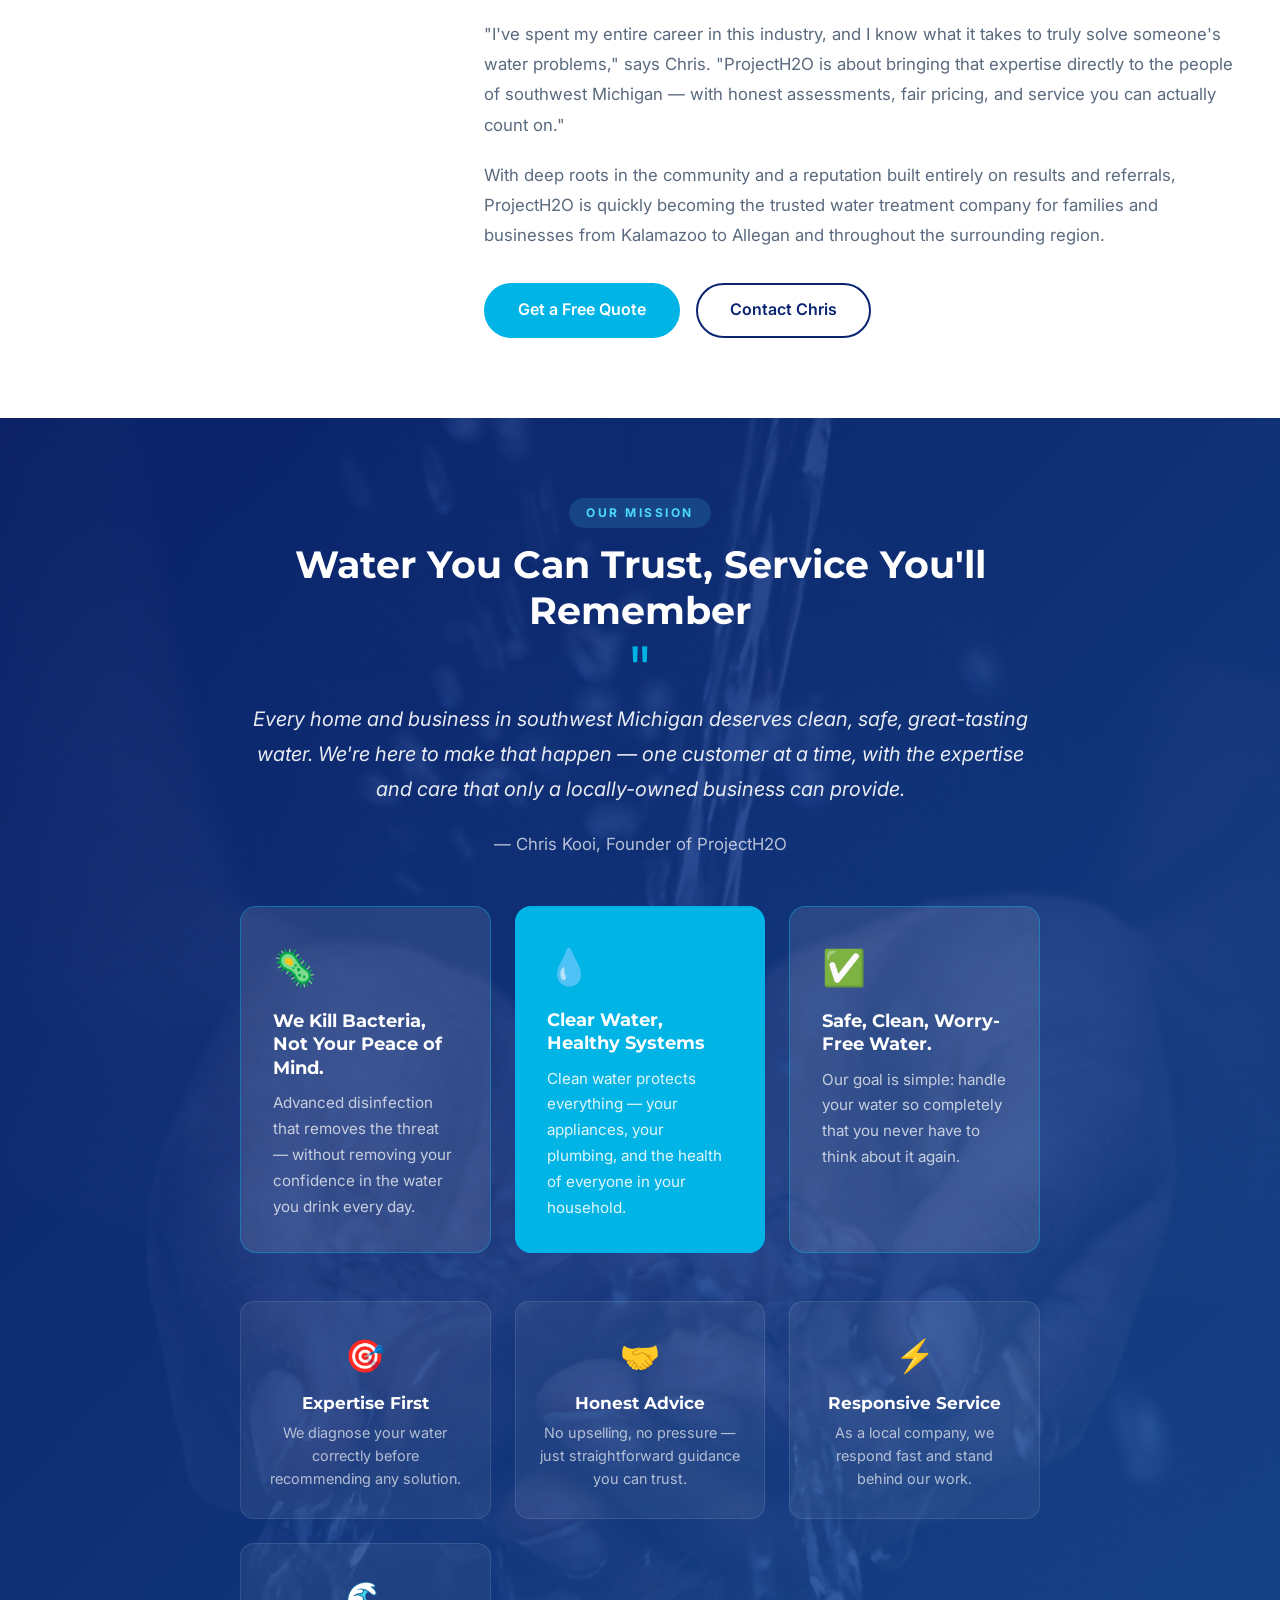
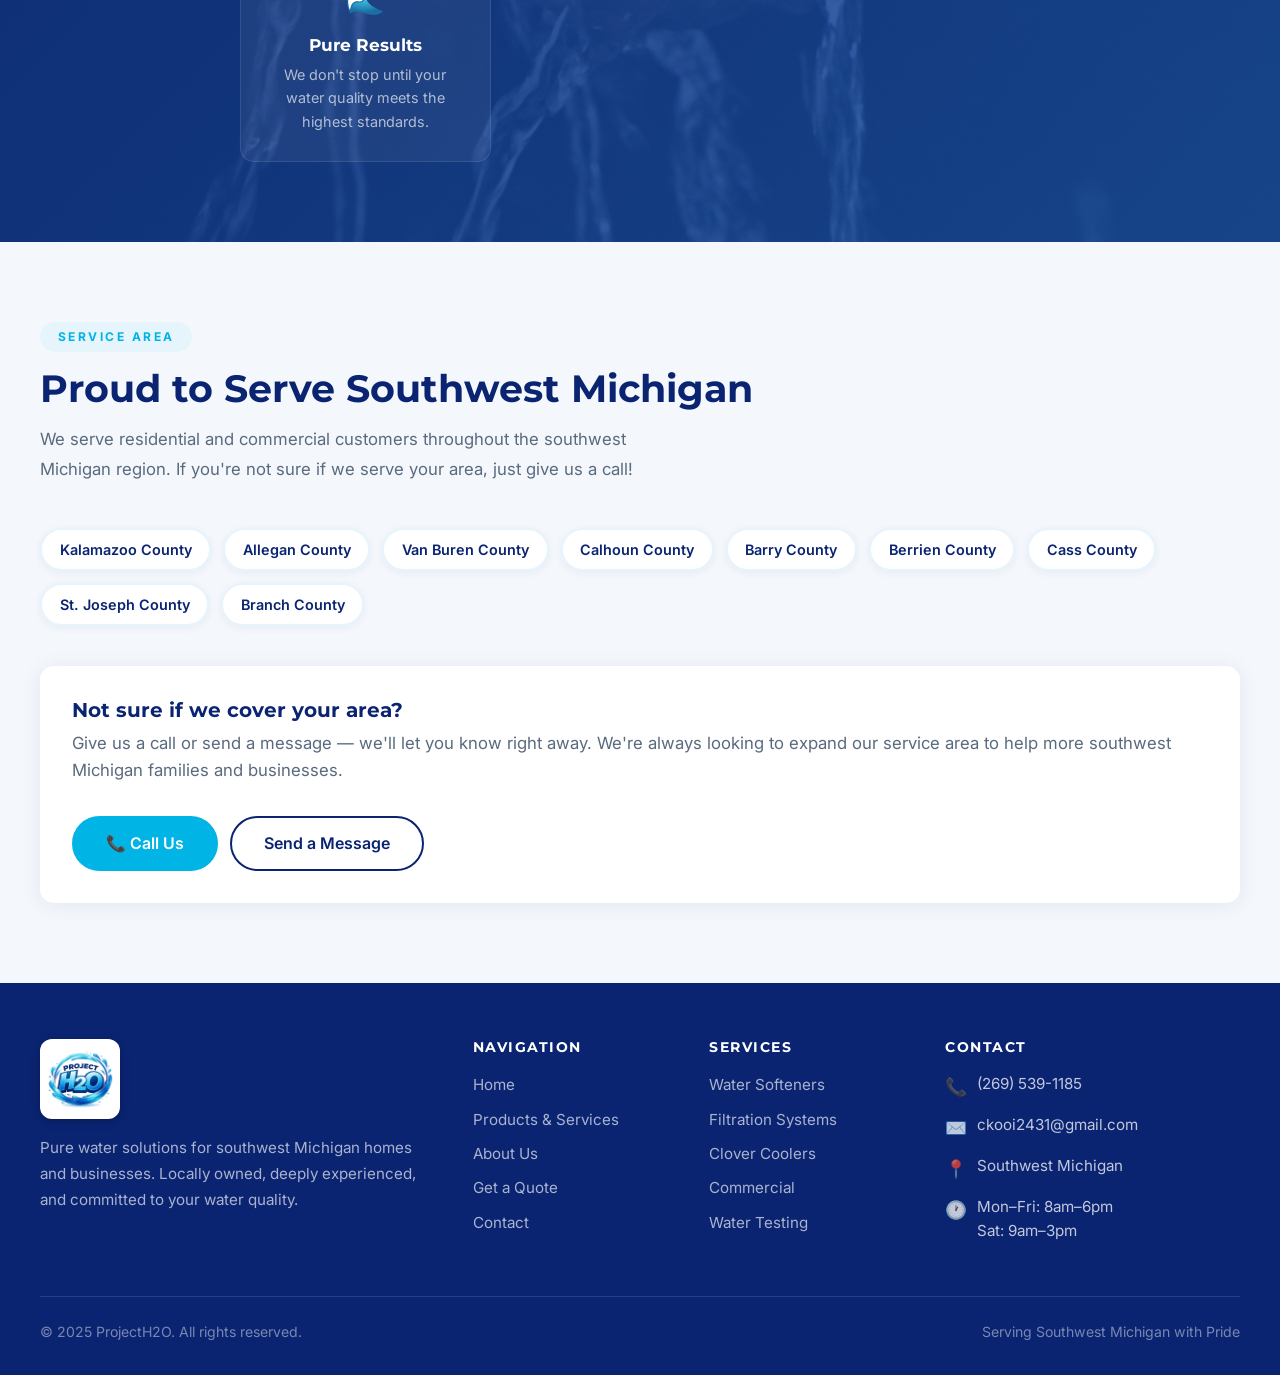
<file: ProjectH2O/about.html>
<!DOCTYPE html>
<html lang="en">
<head>
  <meta charset="UTF-8" />
  <meta name="viewport" content="width=device-width, initial-scale=1.0" />
  <title>About Us — ProjectH2O</title>
  <meta name="description" content="Meet the team behind ProjectH2O — locally owned water treatment experts serving southwest Michigan with over 20 years of industry experience." />
  <link rel="preconnect" href="https://fonts.googleapis.com" />
  <link href="https://fonts.googleapis.com/css2?family=Inter:wght@400;500;600&family=Montserrat:wght@700;800;900&display=swap" rel="stylesheet" />
  <link rel="stylesheet" href="styles.css" />
  <style>
    /* Bio Section */
    .bio-section {
      padding: 5rem 1.5rem;
    }
    .bio-inner {
      max-width: 1200px;
      margin: 0 auto;
      display: grid;
      grid-template-columns: 380px 1fr;
      gap: 4rem;
      align-items: start;
    }
    .bio-card {
      background: #fff;
      border-radius: 20px;
      box-shadow: 0 8px 40px rgba(10,36,114,0.12);
      overflow: hidden;
      position: sticky;
      top: 90px;
    }
    .bio-card-header {
      background: linear-gradient(135deg, var(--navy), #1a4fa0);
      padding: 2.5rem 2rem 2rem;
      text-align: center;
    }
    .bio-avatar {
      width: 160px; height: 160px;
      border-radius: 12px;
      border: 3px solid rgba(255,255,255,0.4);
      margin: 0 auto 1rem;
      overflow: hidden;
      box-shadow: 0 4px 20px rgba(0,0,0,0.3);
    }
    .bio-avatar img {
      width: 100%; height: 100%;
      object-fit: cover;
      object-position: center top;
      display: block;
    }
    .bio-card-header h2 {
      color: #fff;
      font-size: 1.4rem;
      margin-bottom: 0.25rem;
    }
    .bio-card-header .title {
      color: var(--cyan-lt);
      font-size: 0.92rem;
      font-weight: 500;
    }
    .bio-card-body { padding: 1.75rem; }
    .bio-stat-row {
      display: flex;
      justify-content: space-between;
      margin-bottom: 1.25rem;
      padding-bottom: 1.25rem;
      border-bottom: 1px solid #edf2f8;
    }
    .bio-stat {
      text-align: center;
    }
    .bio-stat .n { font-family: 'Montserrat', sans-serif; font-size: 1.5rem; font-weight: 800; color: var(--cyan); }
    .bio-stat .l { font-size: 0.75rem; color: var(--muted); text-transform: uppercase; letter-spacing: 0.5px; }
    .bio-contact-item {
      display: flex;
      align-items: center;
      gap: 0.65rem;
      padding: 0.5rem 0;
      font-size: 0.93rem;
      color: var(--muted);
      border-bottom: 1px solid #f0f4f8;
    }
    .bio-contact-item:last-child { border-bottom: none; }
    .bio-contact-item .ico { font-size: 1rem; flex-shrink: 0; }
    .bio-contact-item a { color: var(--cyan); }
    .bio-contact-item a:hover { text-decoration: underline; }

    /* Bio content */
    .bio-content h2 { color: var(--navy); margin-bottom: 1rem; }
    .bio-content p  { margin-bottom: 1.25rem; line-height: 1.8; }

    .experience-timeline {
      margin: 2rem 0;
      position: relative;
      padding-left: 1.5rem;
      border-left: 3px solid var(--cyan-bg);
    }
    .timeline-item {
      margin-bottom: 1.75rem;
      position: relative;
    }
    .timeline-item::before {
      content: '';
      position: absolute;
      left: -1.85rem;
      top: 6px;
      width: 12px; height: 12px;
      background: var(--cyan);
      border-radius: 50%;
      border: 2px solid #fff;
      box-shadow: 0 0 0 2px var(--cyan);
    }
    .timeline-item .period {
      font-size: 0.8rem;
      font-weight: 700;
      letter-spacing: 1px;
      text-transform: uppercase;
      color: var(--cyan);
      margin-bottom: 0.25rem;
    }
    .timeline-item h4 { color: var(--navy); margin-bottom: 0.25rem; font-size: 1.05rem; }
    .timeline-item p  { font-size: 0.93rem; margin: 0; }

    /* Mission section */
    .mission-section {
      background:
        linear-gradient(135deg, rgba(10,36,114,0.90) 0%, rgba(26,79,160,0.85) 100%),
        url('images/mrjn-photography-YpZ2cj4s0oo-unsplash.jpg') center / cover no-repeat;
      padding: 5rem 1.5rem;
      text-align: center;
      color: #fff;
    }
    .mission-inner { max-width: 800px; margin: 0 auto; }
    .mission-section h2 { color: #fff; margin-bottom: 1.25rem; font-size: clamp(1.8rem, 3vw, 2.6rem); }
    .mission-section .quote-mark { font-size: 4rem; color: var(--cyan); line-height: 0.5; display: block; margin-bottom: 1rem; }
    .mission-section blockquote { font-size: 1.25rem; color: rgba(255,255,255,0.9); line-height: 1.75; font-style: italic; }

    /* Values grid */
    .values-grid {
      display: grid;
      grid-template-columns: repeat(auto-fill, minmax(220px, 1fr));
      gap: 1.5rem;
      margin-top: 2rem;
    }
    .value-item {
      background: rgba(255,255,255,0.06);
      border: 1px solid rgba(255,255,255,0.1);
      border-radius: var(--radius);
      padding: 1.75rem 1.5rem;
      text-align: center;
    }
    .value-item .v-icon { font-size: 2rem; margin-bottom: 0.75rem; }
    .value-item h3 { color: #fff; margin-bottom: 0.5rem; font-size: 1.05rem; }
    .value-item p  { color: rgba(255,255,255,0.65); font-size: 0.9rem; }

    /* Service area */
    .area-section { padding: 5rem 1.5rem; background: var(--gray); }
    .area-inner { max-width: 1200px; margin: 0 auto; }
    .area-counties {
      display: flex;
      flex-wrap: wrap;
      gap: 0.75rem;
      margin-top: 1.5rem;
    }
    .county-tag {
      background: #fff;
      border: 2px solid var(--cyan-bg);
      color: var(--navy);
      padding: 0.5rem 1.1rem;
      border-radius: 50px;
      font-size: 0.9rem;
      font-weight: 600;
      box-shadow: 0 2px 8px rgba(10,36,114,0.06);
    }
    .county-tag:hover {
      background: var(--cyan);
      color: #fff;
      border-color: var(--cyan);
    }

    @media (max-width: 860px) {
      .bio-inner { grid-template-columns: 1fr; }
      .bio-card { position: static; }
    }
  </style>
</head>
<body>

<!-- Top phone strip -->
<div class="phone-strip">
  📞 Call or text us: <a href="tel:2695391185">(269) 539-1185</a> &nbsp;|&nbsp; Serving Southwest Michigan Homes &amp; Businesses
</div>

<!-- Navigation -->
<nav class="navbar">
  <div class="nav-inner">
    <a href="index.html" class="nav-logo">
      <img src="images/logo.png" alt="ProjectH2O" onerror="this.src='images/logo-placeholder.svg'" />
    </a>
    <button class="nav-toggle" id="navToggle" aria-label="Open menu">
      <span></span><span></span><span></span>
    </button>
    <ul class="nav-links" id="navLinks">
      <li><a href="index.html">Home</a></li>
      <li><a href="products.html">Products &amp; Services</a></li>
      <li><a href="about.html" class="active">About Us</a></li>
      <li><a href="contact.html">Contact</a></li>
      <li><a href="quote.html" class="nav-cta">Get a Quote</a></li>
    </ul>
  </div>
</nav>

<!-- Page Hero -->
<div class="page-hero">
  <h1>About ProjectH2O</h1>
  <p>Locally owned, deeply experienced, and genuinely passionate about water quality in southwest Michigan.</p>
  <div style="display:flex;gap:0.65rem;justify-content:center;flex-wrap:wrap;margin-top:1.5rem;">
    <span style="background:rgba(0,180,230,0.2);border:1px solid rgba(0,180,230,0.4);color:#fff;font-size:0.82rem;font-weight:600;padding:0.4rem 1rem;border-radius:50px;">🦠 We Kill Bacteria, Not Your Peace of Mind</span>
    <span style="background:rgba(0,180,230,0.2);border:1px solid rgba(0,180,230,0.4);color:#fff;font-size:0.82rem;font-weight:600;padding:0.4rem 1rem;border-radius:50px;">💧 Clear Water, Healthy Systems</span>
    <span style="background:rgba(0,180,230,0.2);border:1px solid rgba(0,180,230,0.4);color:#fff;font-size:0.82rem;font-weight:600;padding:0.4rem 1rem;border-radius:50px;">✅ Safe, Clean, Worry-Free Water</span>
  </div>
</div>

<!-- Bio Section -->
<section class="bio-section">
  <div class="bio-inner">

    <!-- Bio Card (sidebar) -->
    <div class="bio-card">
      <div class="bio-card-header">
        <div class="bio-avatar">
          <img src="images/profile.jpeg" alt="Chris Kooi — Owner, ProjectH2O" />
        </div>
        <h2>Chris Kooi</h2>
        <div class="title">Owner &amp; Founder, ProjectH2O</div>
      </div>
      <div class="bio-card-body">
        <div class="bio-stat-row">
          <div class="bio-stat">
            <div class="n">20+</div>
            <div class="l">Years Exp.</div>
          </div>
          <div class="bio-stat">
            <div class="n">SW MI</div>
            <div class="l">Service Area</div>
          </div>
          <div class="bio-stat">
            <div class="n">500+</div>
            <div class="l">Customers</div>
          </div>
        </div>
        <div class="bio-contact-item">
          <span class="ico">📞</span>
          <a href="tel:2695391185">(269) 539-1185</a>
        </div>
        <div class="bio-contact-item">
          <span class="ico">✉️</span>
          <a href="mailto:ckooi2431@gmail.com">ckooi2431@gmail.com</a>
        </div>
        <div class="bio-contact-item">
          <span class="ico">📍</span>
          <span>Southwest Michigan</span>
        </div>
        <div class="bio-contact-item">
          <span class="ico">🔗</span>
          <a href="https://www.linkedin.com/in/chris-kooi-11b46330/" target="_blank" rel="noopener">LinkedIn Profile</a>
        </div>
        <div style="margin-top:1.5rem">
          <a href="quote.html" class="btn btn-primary" style="width:100%;text-align:center;display:block">Get a Free Quote</a>
        </div>
      </div>
    </div>

    <!-- Bio Content -->
    <div class="bio-content">
      <span class="section-label">Meet the Owner</span>
      <h2>A Lifetime Dedicated to Clean Water</h2>

      <p>Chris Kooi founded ProjectH2O with one clear mission: to bring the same deep water treatment expertise he'd spent over two decades developing at some of the region's most respected water companies directly to the homes and businesses of southwest Michigan — with personal service and genuine accountability that only a locally owned company can offer.</p>

      <p>With more than 20 years in the water treatment industry, Chris has seen it all — from stubborn iron and sulfur problems in rural well water to complex commercial filtration challenges in restaurants and healthcare facilities. His hands-on experience as both a frontline service specialist and a senior manager has given him an encyclopedic understanding of water chemistry, treatment equipment, and what it really takes to solve water quality problems the right way.</p>

      <h3 style="color:var(--navy);margin:2rem 0 1rem;">Industry Experience</h3>

      <div class="experience-timeline">
        <div class="timeline-item">
          <div class="period">2024 – Present</div>
          <h4>Owner &amp; Founder — ProjectH2O</h4>
          <p>Launched ProjectH2O to serve southwest Michigan homes and businesses with expert water softening, filtration, and Clover cooler solutions. Building lasting relationships with every customer.</p>
        </div>
        <div class="timeline-item">
          <div class="period">Prior Experience</div>
          <h4>General Manager — Water Treatment Industry</h4>
          <p>Served as General Manager at a major regional water treatment company, overseeing sales, service operations, and customer satisfaction across southwest Michigan.</p>
        </div>
        <div class="timeline-item">
          <div class="period">20+ Years Total</div>
          <h4>Water Treatment Professional</h4>
          <p>Over two decades working in all aspects of the water treatment industry — from residential installations and service calls to large commercial projects and management. Chris has personally helped hundreds of Michigan families and businesses improve their water quality.</p>
        </div>
      </div>

      <h3 style="color:var(--navy);margin:2rem 0 1rem;">Why Chris Started ProjectH2O</h3>

      <p>After spending his career helping build other companies' water treatment businesses, Chris recognized an opportunity to do things differently — to create a company that puts the customer first, every single time, without the bureaucracy and upselling that often comes with large franchises.</p>

      <p>"I've spent my entire career in this industry, and I know what it takes to truly solve someone's water problems," says Chris. "ProjectH2O is about bringing that expertise directly to the people of southwest Michigan — with honest assessments, fair pricing, and service you can actually count on."</p>

      <p>With deep roots in the community and a reputation built entirely on results and referrals, ProjectH2O is quickly becoming the trusted water treatment company for families and businesses from Kalamazoo to Allegan and throughout the surrounding region.</p>

      <div style="margin-top:2rem;display:flex;gap:1rem;flex-wrap:wrap;">
        <a href="quote.html" class="btn btn-primary">Get a Free Quote</a>
        <a href="contact.html" class="btn btn-outline">Contact Chris</a>
      </div>
    </div>

  </div>
</section>

<!-- Mission / Quote -->
<section class="mission-section">
  <div class="mission-inner">
    <span class="section-label" style="background:rgba(77,216,255,0.15);color:var(--cyan-lt);">Our Mission</span>
    <h2>Water You Can Trust, Service You'll Remember</h2>
    <span class="quote-mark">"</span>
    <blockquote>
      Every home and business in southwest Michigan deserves clean, safe, great-tasting water. We're here to make that happen — one customer at a time, with the expertise and care that only a locally-owned business can provide.
    </blockquote>
    <p style="margin-top:1.5rem;color:rgba(255,255,255,0.7)">— Chris Kooi, Founder of ProjectH2O</p>

    <!-- Three Core Tenants -->
    <div style="margin-top:3rem;display:grid;grid-template-columns:repeat(auto-fit,minmax(240px,1fr));gap:1.5rem;text-align:left;">
      <div style="background:rgba(255,255,255,0.1);border:1px solid rgba(0,180,230,0.4);border-radius:16px;padding:2rem;">
        <div style="font-size:2.2rem;margin-bottom:0.85rem;">🦠</div>
        <h3 style="color:#fff;font-size:1.1rem;margin-bottom:0.65rem;line-height:1.35;">We Kill Bacteria, Not Your Peace of Mind.</h3>
        <p style="color:rgba(255,255,255,0.72);font-size:0.95rem;line-height:1.7;">Advanced disinfection that removes the threat — without removing your confidence in the water you drink every day.</p>
      </div>
      <div style="background:var(--cyan);border-radius:16px;padding:2rem;">
        <div style="font-size:2.2rem;margin-bottom:0.85rem;">💧</div>
        <h3 style="color:#fff;font-size:1.1rem;margin-bottom:0.65rem;line-height:1.35;">Clear Water, Healthy Systems</h3>
        <p style="color:rgba(255,255,255,0.88);font-size:0.95rem;line-height:1.7;">Clean water protects everything — your appliances, your plumbing, and the health of everyone in your household.</p>
      </div>
      <div style="background:rgba(255,255,255,0.1);border:1px solid rgba(0,180,230,0.4);border-radius:16px;padding:2rem;">
        <div style="font-size:2.2rem;margin-bottom:0.85rem;">✅</div>
        <h3 style="color:#fff;font-size:1.1rem;margin-bottom:0.65rem;line-height:1.35;">Safe, Clean, Worry-Free Water.</h3>
        <p style="color:rgba(255,255,255,0.72);font-size:0.95rem;line-height:1.7;">Our goal is simple: handle your water so completely that you never have to think about it again.</p>
      </div>
    </div>

    <div class="values-grid" style="margin-top:3rem">
      <div class="value-item">
        <div class="v-icon">🎯</div>
        <h3>Expertise First</h3>
        <p>We diagnose your water correctly before recommending any solution.</p>
      </div>
      <div class="value-item">
        <div class="v-icon">🤝</div>
        <h3>Honest Advice</h3>
        <p>No upselling, no pressure — just straightforward guidance you can trust.</p>
      </div>
      <div class="value-item">
        <div class="v-icon">⚡</div>
        <h3>Responsive Service</h3>
        <p>As a local company, we respond fast and stand behind our work.</p>
      </div>
      <div class="value-item">
        <div class="v-icon">🌊</div>
        <h3>Pure Results</h3>
        <p>We don't stop until your water quality meets the highest standards.</p>
      </div>
    </div>
  </div>
</section>

<!-- Service Area -->
<section class="area-section">
  <div class="area-inner">
    <span class="section-label">Service Area</span>
    <h2 class="section-title">Proud to Serve Southwest Michigan</h2>
    <p class="section-subtitle" style="max-width:600px">We serve residential and commercial customers throughout the southwest Michigan region. If you're not sure if we serve your area, just give us a call!</p>

    <div class="area-counties">
      <span class="county-tag">Kalamazoo County</span>
      <span class="county-tag">Allegan County</span>
      <span class="county-tag">Van Buren County</span>
      <span class="county-tag">Calhoun County</span>
      <span class="county-tag">Barry County</span>
      <span class="county-tag">Berrien County</span>
      <span class="county-tag">Cass County</span>
      <span class="county-tag">St. Joseph County</span>
      <span class="county-tag">Branch County</span>
    </div>

    <div style="margin-top:2.5rem;background:#fff;border-radius:var(--radius);padding:2rem;box-shadow:var(--shadow);display:flex;gap:2rem;align-items:center;flex-wrap:wrap;">
      <div>
        <h3 style="color:var(--navy);margin-bottom:0.5rem">Not sure if we cover your area?</h3>
        <p style="margin:0">Give us a call or send a message — we'll let you know right away. We're always looking to expand our service area to help more southwest Michigan families and businesses.</p>
      </div>
      <div style="flex-shrink:0;display:flex;gap:0.75rem;flex-wrap:wrap;">
        <a href="tel:2695391185" class="btn btn-primary">📞 Call Us</a>
        <a href="contact.html" class="btn btn-outline">Send a Message</a>
      </div>
    </div>
  </div>
</section>

<!-- Footer -->
<footer>
  <div class="footer-inner">
    <div class="footer-brand footer-col">
      <img src="images/logo.png" alt="ProjectH2O" onerror="this.src='images/logo-placeholder.svg'" />
      <p class="tagline">Pure water solutions for southwest Michigan homes and businesses. Locally owned, deeply experienced, and committed to your water quality.</p>
    </div>
    <div class="footer-col">
      <h4>Navigation</h4>
      <ul>
        <li><a href="index.html">Home</a></li>
        <li><a href="products.html">Products &amp; Services</a></li>
        <li><a href="about.html">About Us</a></li>
        <li><a href="quote.html">Get a Quote</a></li>
        <li><a href="contact.html">Contact</a></li>
      </ul>
    </div>
    <div class="footer-col">
      <h4>Services</h4>
      <ul>
        <li><a href="products.html#softeners">Water Softeners</a></li>
        <li><a href="products.html#filtration">Filtration Systems</a></li>
        <li><a href="products.html#coolers">Clover Coolers</a></li>
        <li><a href="products.html#commercial">Commercial</a></li>
        <li><a href="products.html#testing">Water Testing</a></li>
      </ul>
    </div>
    <div class="footer-col footer-contact">
      <h4>Contact</h4>
      <div class="contact-item"><span class="icon">📞</span><a href="tel:2695391185">(269) 539-1185</a></div>
      <div class="contact-item"><span class="icon">✉️</span><a href="mailto:ckooi2431@gmail.com">ckooi2431@gmail.com</a></div>
      <div class="contact-item"><span class="icon">📍</span><span>Southwest Michigan</span></div>
      <div class="contact-item"><span class="icon">🕐</span><span>Mon–Fri: 8am–6pm<br/>Sat: 9am–3pm</span></div>
    </div>
  </div>
  <div class="footer-bottom">
    <span>© 2025 ProjectH2O. All rights reserved.</span>
    <span>Serving Southwest Michigan with Pride</span>
  </div>
</footer>

<script>
  document.getElementById('navToggle').addEventListener('click', function() {
    document.getElementById('navLinks').classList.toggle('open');
  });
</script>
</body>
</html>
</file>
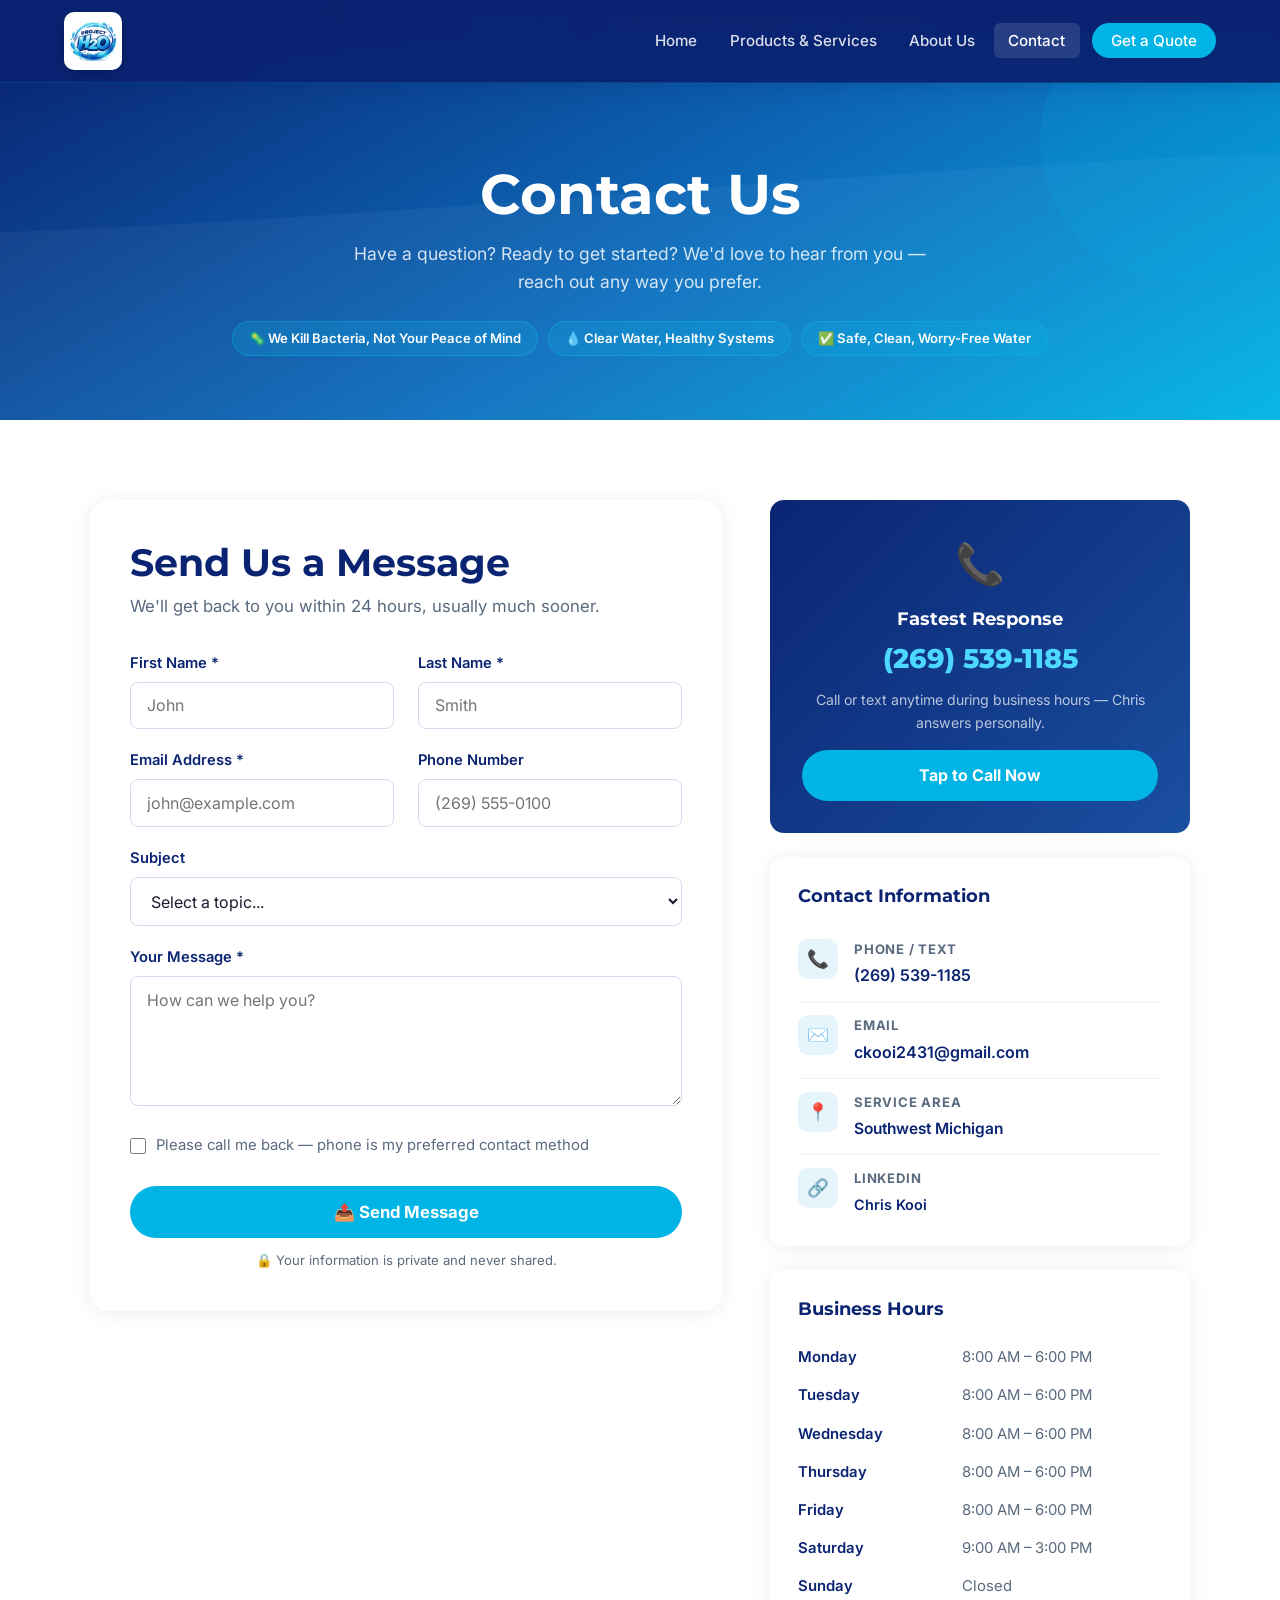
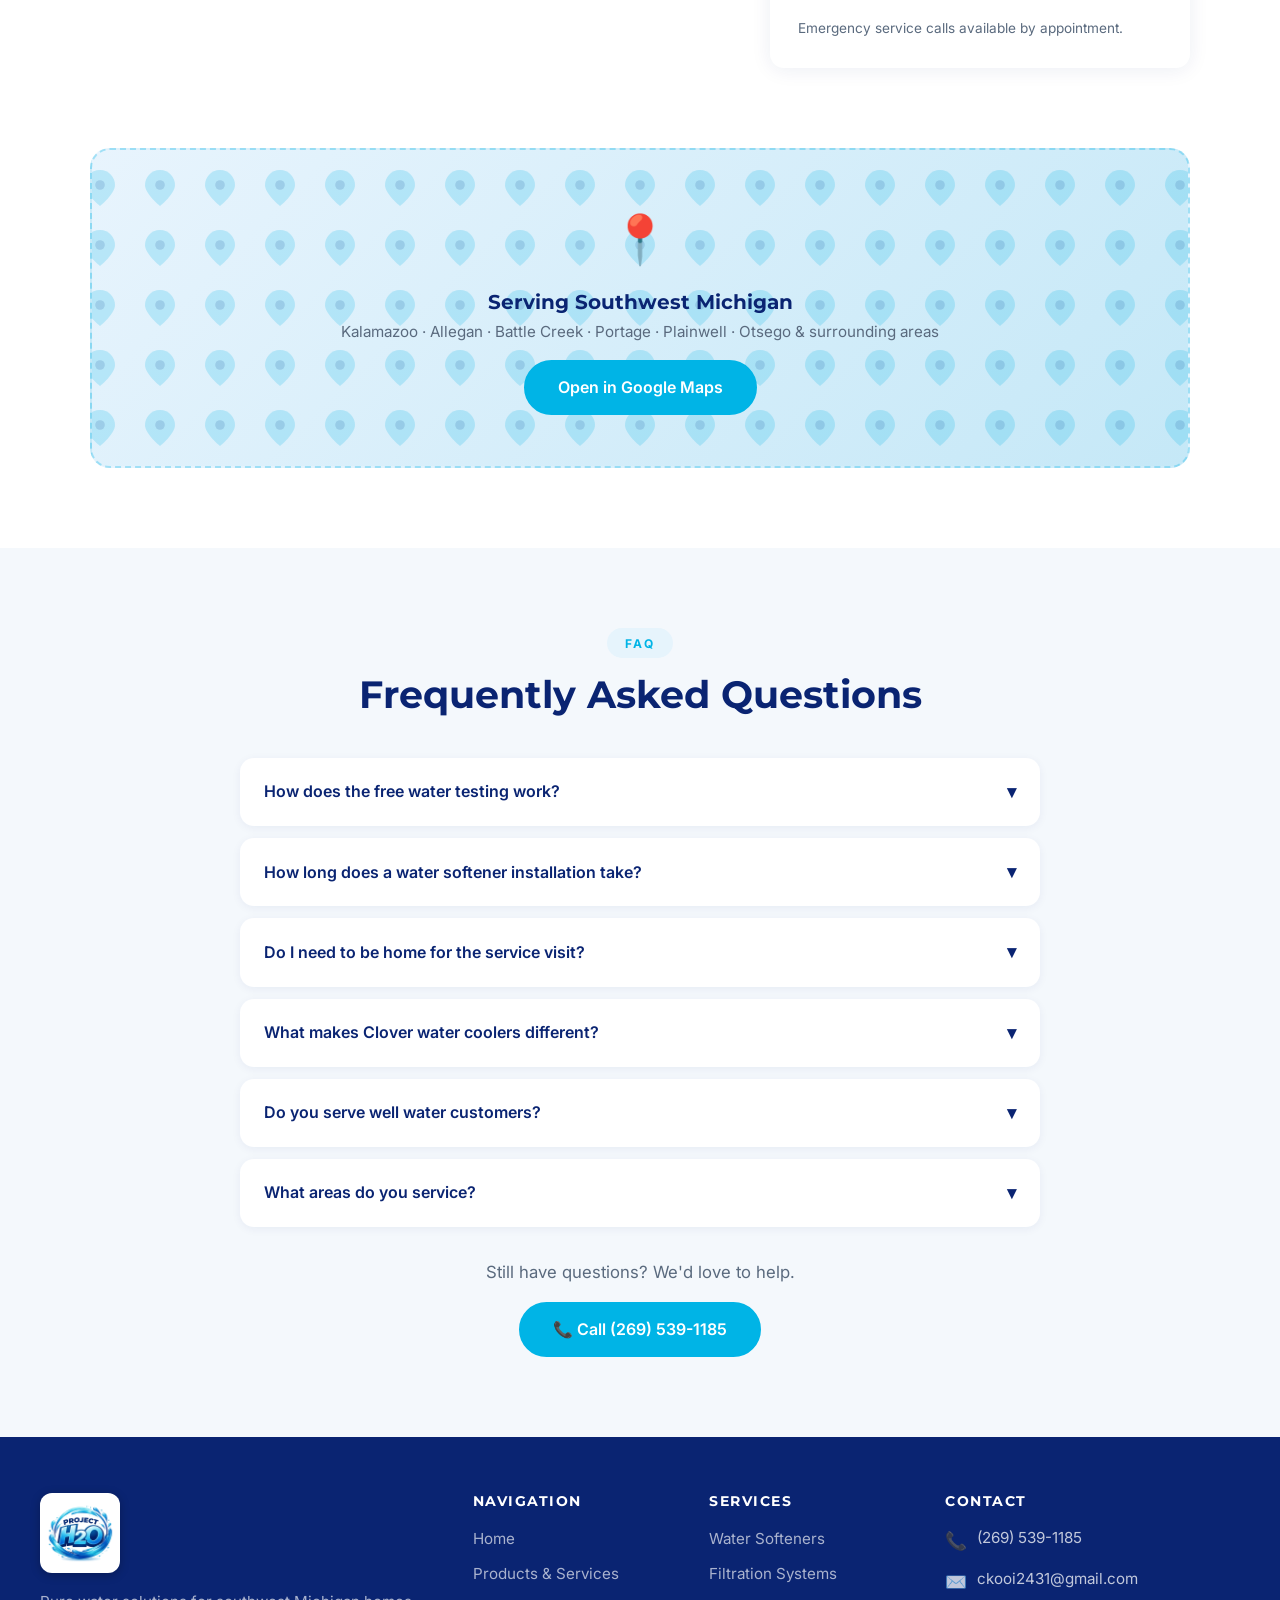
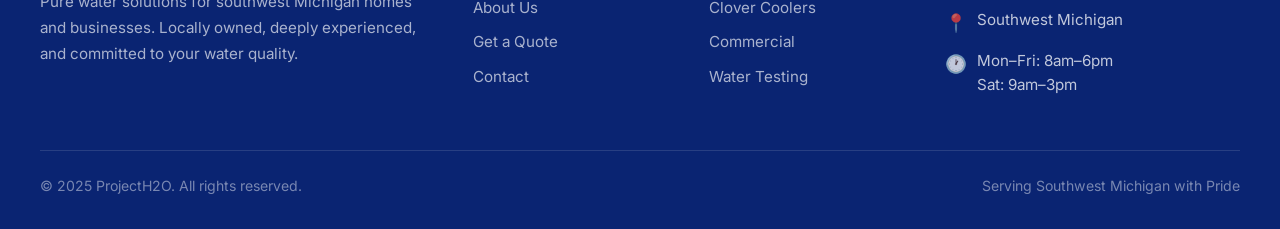
<file: ProjectH2O/contact.html>
<!DOCTYPE html>
<html lang="en">
<head>
  <meta charset="UTF-8" />
  <meta name="viewport" content="width=device-width, initial-scale=1.0" />
  <title>Contact Us — ProjectH2O</title>
  <meta name="description" content="Contact ProjectH2O — southwest Michigan's water treatment experts. Call, text, or email us today." />
  <link rel="preconnect" href="https://fonts.googleapis.com" />
  <link href="https://fonts.googleapis.com/css2?family=Inter:wght@400;500;600&family=Montserrat:wght@700;800;900&display=swap" rel="stylesheet" />
  <link rel="stylesheet" href="styles.css" />
  <style>
    .contact-section {
      padding: 5rem 1.5rem;
    }
    .contact-inner {
      max-width: 1100px;
      margin: 0 auto;
      display: grid;
      grid-template-columns: 1fr 420px;
      gap: 3rem;
      align-items: start;
    }

    /* Contact form */
    .contact-form-card {
      background: #fff;
      border-radius: 20px;
      box-shadow: var(--shadow);
      padding: 2.5rem;
    }
    .contact-form-card h2 { color: var(--navy); margin-bottom: 0.4rem; }
    .contact-form-card .sub { color: var(--muted); margin-bottom: 2rem; }

    .submit-btn {
      width: 100%;
      padding: 1rem;
      background: var(--cyan);
      color: #fff;
      border: none;
      border-radius: 50px;
      font-size: 1.05rem;
      font-weight: 700;
      cursor: pointer;
      transition: all 0.25s;
      margin-top: 0.5rem;
      font-family: inherit;
    }
    .submit-btn:hover {
      background: var(--navy);
      transform: translateY(-2px);
      box-shadow: 0 6px 20px rgba(10,36,114,0.25);
    }

    .success-msg {
      display: none;
      background: #e8f8ef;
      border: 1px solid #a3d9b8;
      border-radius: 10px;
      padding: 1.5rem;
      text-align: center;
      margin-top: 1.5rem;
    }
    .success-msg .s-icon { font-size: 2rem; margin-bottom: 0.5rem; }
    .success-msg h3 { color: #1a7a4a; margin-bottom: 0.4rem; }
    .success-msg p  { color: #2d6a4f; font-size: 0.93rem; margin: 0; }

    /* Right sidebar */
    .contact-sidebar { display: flex; flex-direction: column; gap: 1.5rem; }

    .info-card {
      background: #fff;
      border-radius: var(--radius);
      box-shadow: var(--shadow);
      padding: 1.75rem;
    }
    .info-card h3 { color: var(--navy); margin-bottom: 1.25rem; font-size: 1.1rem; }

    .info-row {
      display: flex;
      align-items: flex-start;
      gap: 1rem;
      padding: 0.8rem 0;
      border-bottom: 1px solid #f0f4f8;
    }
    .info-row:last-child { border-bottom: none; padding-bottom: 0; }
    .info-row .i-icon {
      width: 40px; height: 40px;
      background: var(--cyan-bg);
      border-radius: 10px;
      display: flex; align-items: center; justify-content: center;
      font-size: 1.1rem;
      flex-shrink: 0;
    }
    .info-row .i-text strong {
      display: block;
      font-size: 0.82rem;
      text-transform: uppercase;
      letter-spacing: 0.8px;
      color: var(--muted);
      margin-bottom: 0.2rem;
    }
    .info-row .i-text a { color: var(--navy); font-weight: 600; font-size: 1rem; }
    .info-row .i-text a:hover { color: var(--cyan); }
    .info-row .i-text span { color: var(--navy); font-weight: 600; font-size: 0.97rem; line-height: 1.5; }

    /* Big phone card */
    .phone-card {
      background: linear-gradient(135deg, var(--navy), #1a4fa0);
      border-radius: var(--radius);
      padding: 2rem;
      text-align: center;
      color: #fff;
    }
    .phone-card .p-icon { font-size: 2.5rem; margin-bottom: 0.75rem; }
    .phone-card h3 { color: #fff; font-size: 1.1rem; margin-bottom: 0.5rem; }
    .phone-card .big-phone {
      font-family: 'Montserrat', sans-serif;
      font-size: 1.7rem;
      font-weight: 800;
      color: var(--cyan-lt);
      display: block;
      margin: 0.5rem 0;
    }
    .phone-card p { color: rgba(255,255,255,0.7); font-size: 0.88rem; margin-bottom: 1rem; }
    .phone-card .btn-call {
      display: block;
      background: var(--cyan);
      color: #fff;
      padding: 0.8rem;
      border-radius: 50px;
      font-weight: 700;
      transition: all 0.25s;
    }
    .phone-card .btn-call:hover { background: #fff; color: var(--navy); }

    /* Hours table */
    .hours-table { width: 100%; border-collapse: collapse; font-size: 0.93rem; }
    .hours-table tr td { padding: 0.45rem 0; color: var(--muted); }
    .hours-table tr td:first-child { font-weight: 600; color: var(--navy); width: 45%; }
    .hours-table tr.today td { color: var(--cyan); font-weight: 700; }
    .badge-open { background: #d4edda; color: #155724; padding: 0.2rem 0.6rem; border-radius: 50px; font-size: 0.75rem; font-weight: 700; }

    /* Map placeholder */
    .map-section { padding: 0 1.5rem 5rem; }
    .map-inner { max-width: 1100px; margin: 0 auto; }
    .map-placeholder {
      background: linear-gradient(135deg, #e8f4fd, #c5e8f7);
      border-radius: 20px;
      height: 320px;
      display: flex;
      align-items: center;
      justify-content: center;
      text-align: center;
      border: 2px dashed rgba(0,180,230,0.3);
      position: relative;
      overflow: hidden;
    }
    .map-placeholder::before {
      content: '';
      position: absolute;
      inset: 0;
      background: url("data:image/svg+xml,%3Csvg xmlns='http://www.w3.org/2000/svg' viewBox='0 0 100 100'%3E%3Ccircle cx='50' cy='45' r='8' fill='%230A2472' opacity='0.15'/%3E%3Cpath d='M50,20 C35,20 25,33 25,45 C25,60 50,80 50,80 C50,80 75,60 75,45 C75,33 65,20 50,20Z' fill='%2300B4E6' opacity='0.2'/%3E%3C/svg%3E") center/60px repeat;
    }
    .map-content { position: relative; z-index: 2; }
    .map-content .map-icon { font-size: 3rem; margin-bottom: 0.75rem; }
    .map-content h3 { color: var(--navy); margin-bottom: 0.4rem; }
    .map-content p { color: var(--muted); font-size: 0.95rem; margin-bottom: 1rem; }

    /* FAQ */
    .faq-section { padding: 5rem 1.5rem; background: var(--gray); }
    .faq-inner { max-width: 800px; margin: 0 auto; }
    .faq-item {
      background: #fff;
      border-radius: var(--radius);
      margin-bottom: 0.75rem;
      box-shadow: 0 2px 10px rgba(10,36,114,0.06);
      overflow: hidden;
    }
    .faq-q {
      padding: 1.25rem 1.5rem;
      display: flex;
      justify-content: space-between;
      align-items: center;
      cursor: pointer;
      font-weight: 600;
      color: var(--navy);
      gap: 1rem;
      user-select: none;
    }
    .faq-q .arrow {
      font-size: 1.1rem;
      transition: transform 0.3s;
      flex-shrink: 0;
    }
    .faq-item.open .faq-q .arrow { transform: rotate(180deg); }
    .faq-a {
      display: none;
      padding: 0 1.5rem 1.25rem;
      color: var(--muted);
      font-size: 0.97rem;
      line-height: 1.7;
    }
    .faq-item.open .faq-a { display: block; }

    @media (max-width: 860px) {
      .contact-inner { grid-template-columns: 1fr; }
    }
  </style>
</head>
<body>

<!-- Top phone strip -->
<div class="phone-strip">
  📞 Call or text us: <a href="tel:2695391185">(269) 539-1185</a> &nbsp;|&nbsp; Serving Southwest Michigan Homes &amp; Businesses
</div>

<!-- Navigation -->
<nav class="navbar">
  <div class="nav-inner">
    <a href="index.html" class="nav-logo">
      <img src="images/logo.png" alt="ProjectH2O" onerror="this.src='images/logo-placeholder.svg'" />
    </a>
    <button class="nav-toggle" id="navToggle" aria-label="Open menu">
      <span></span><span></span><span></span>
    </button>
    <ul class="nav-links" id="navLinks">
      <li><a href="index.html">Home</a></li>
      <li><a href="products.html">Products &amp; Services</a></li>
      <li><a href="about.html">About Us</a></li>
      <li><a href="contact.html" class="active">Contact</a></li>
      <li><a href="quote.html" class="nav-cta">Get a Quote</a></li>
    </ul>
  </div>
</nav>

<!-- Page Hero -->
<div class="page-hero">
  <h1>Contact Us</h1>
  <p>Have a question? Ready to get started? We'd love to hear from you — reach out any way you prefer.</p>
  <div style="display:flex;gap:0.65rem;justify-content:center;flex-wrap:wrap;margin-top:1.5rem;">
    <span style="background:rgba(0,180,230,0.2);border:1px solid rgba(0,180,230,0.4);color:#fff;font-size:0.82rem;font-weight:600;padding:0.4rem 1rem;border-radius:50px;">🦠 We Kill Bacteria, Not Your Peace of Mind</span>
    <span style="background:rgba(0,180,230,0.2);border:1px solid rgba(0,180,230,0.4);color:#fff;font-size:0.82rem;font-weight:600;padding:0.4rem 1rem;border-radius:50px;">💧 Clear Water, Healthy Systems</span>
    <span style="background:rgba(0,180,230,0.2);border:1px solid rgba(0,180,230,0.4);color:#fff;font-size:0.82rem;font-weight:600;padding:0.4rem 1rem;border-radius:50px;">✅ Safe, Clean, Worry-Free Water</span>
  </div>
</div>

<!-- Contact Section -->
<section class="contact-section">
  <div class="contact-inner">

    <!-- Contact Form -->
    <div class="contact-form-card">
      <h2>Send Us a Message</h2>
      <p class="sub">We'll get back to you within 24 hours, usually much sooner.</p>

      <form id="contactForm" action="mailto:ckooi2431@gmail.com" method="POST" enctype="text/plain">

        <div class="form-grid">
          <div class="form-group">
            <label for="cFirstName">First Name *</label>
            <input type="text" id="cFirstName" name="First Name" required placeholder="John" />
          </div>
          <div class="form-group">
            <label for="cLastName">Last Name *</label>
            <input type="text" id="cLastName" name="Last Name" required placeholder="Smith" />
          </div>
        </div>

        <div class="form-grid">
          <div class="form-group">
            <label for="cEmail">Email Address *</label>
            <input type="email" id="cEmail" name="Email" required placeholder="john@example.com" />
          </div>
          <div class="form-group">
            <label for="cPhone">Phone Number</label>
            <input type="tel" id="cPhone" name="Phone" placeholder="(269) 555-0100" />
          </div>
        </div>

        <div class="form-group">
          <label for="cSubject">Subject</label>
          <select id="cSubject" name="Subject">
            <option value="">Select a topic...</option>
            <option value="Water Testing Inquiry">Free Water Testing Inquiry</option>
            <option value="Product Question">Product Question</option>
            <option value="Service Request">Service / Repair Request</option>
            <option value="Billing Question">Billing Question</option>
            <option value="Schedule Appointment">Schedule an Appointment</option>
            <option value="General Question">General Question</option>
          </select>
        </div>

        <div class="form-group">
          <label for="cMessage">Your Message *</label>
          <textarea id="cMessage" name="Message" required placeholder="How can we help you?"></textarea>
        </div>

        <div class="form-group" style="display:flex;align-items:center;gap:0.6rem">
          <input type="checkbox" id="callBack" name="Requests Callback" value="Yes" style="width:16px;height:16px;accent-color:var(--cyan);flex-shrink:0" />
          <label for="callBack" style="font-weight:400;font-size:0.93rem;color:var(--muted);cursor:pointer;margin:0">Please call me back — phone is my preferred contact method</label>
        </div>

        <button type="submit" class="submit-btn">📤 Send Message</button>

        <p style="text-align:center;font-size:0.82rem;color:var(--muted);margin-top:0.75rem">🔒 Your information is private and never shared.</p>
      </form>

      <div class="success-msg" id="successMsg">
        <div class="s-icon">✅</div>
        <h3>Message Sent!</h3>
        <p>Thanks for reaching out! We'll follow up with you shortly. You can also call or text us directly at <a href="tel:2695391185" style="color:var(--cyan)">(269) 539-1185</a>.</p>
      </div>
    </div>

    <!-- Sidebar -->
    <div class="contact-sidebar">

      <div class="phone-card">
        <div class="p-icon">📞</div>
        <h3>Fastest Response</h3>
        <a href="tel:2695391185" class="big-phone">(269) 539-1185</a>
        <p>Call or text anytime during business hours — Chris answers personally.</p>
        <a href="tel:2695391185" class="btn-call">Tap to Call Now</a>
      </div>

      <div class="info-card">
        <h3>Contact Information</h3>
        <div class="info-row">
          <div class="i-icon">📞</div>
          <div class="i-text">
            <strong>Phone / Text</strong>
            <a href="tel:2695391185">(269) 539-1185</a>
          </div>
        </div>
        <div class="info-row">
          <div class="i-icon">✉️</div>
          <div class="i-text">
            <strong>Email</strong>
            <a href="mailto:ckooi2431@gmail.com">ckooi2431@gmail.com</a>
          </div>
        </div>
        <div class="info-row">
          <div class="i-icon">📍</div>
          <div class="i-text">
            <strong>Service Area</strong>
            <span>Southwest Michigan</span>
          </div>
        </div>
        <div class="info-row">
          <div class="i-icon">🔗</div>
          <div class="i-text">
            <strong>LinkedIn</strong>
            <a href="https://www.linkedin.com/in/chris-kooi-11b46330/" target="_blank" rel="noopener" style="font-size:0.9rem">Chris Kooi</a>
          </div>
        </div>
      </div>

      <div class="info-card">
        <h3>Business Hours</h3>
        <table class="hours-table">
          <tr><td>Monday</td><td>8:00 AM – 6:00 PM</td></tr>
          <tr><td>Tuesday</td><td>8:00 AM – 6:00 PM</td></tr>
          <tr><td>Wednesday</td><td>8:00 AM – 6:00 PM</td></tr>
          <tr><td>Thursday</td><td>8:00 AM – 6:00 PM</td></tr>
          <tr><td>Friday</td><td>8:00 AM – 6:00 PM</td></tr>
          <tr><td>Saturday</td><td>9:00 AM – 3:00 PM</td></tr>
          <tr><td>Sunday</td><td>Closed</td></tr>
        </table>
        <p style="font-size:0.85rem;margin-top:0.75rem;color:var(--muted)">Emergency service calls available by appointment.</p>
      </div>

    </div>
  </div>
</section>

<!-- Map Section -->
<div class="map-section">
  <div class="map-inner">
    <div class="map-placeholder">
      <div class="map-content">
        <div class="map-icon">📍</div>
        <h3>Serving Southwest Michigan</h3>
        <p>Kalamazoo · Allegan · Battle Creek · Portage · Plainwell · Otsego &amp; surrounding areas</p>
        <a href="https://maps.google.com/?q=Kalamazoo+Michigan" target="_blank" rel="noopener" class="btn btn-primary" style="display:inline-block">Open in Google Maps</a>
      </div>
    </div>
  </div>
</div>

<!-- FAQ Section -->
<section class="faq-section">
  <div class="faq-inner">
    <div style="text-align:center;margin-bottom:2.5rem">
      <span class="section-label">FAQ</span>
      <h2 class="section-title">Frequently Asked Questions</h2>
    </div>

    <div class="faq-item">
      <div class="faq-q">How does the free water testing work? <span class="arrow">▾</span></div>
      <div class="faq-a">We schedule a convenient time to visit your home or business and perform an on-site water analysis using a professional test kit. We test for hardness, iron, pH, TDS, and other parameters relevant to your situation. You get the results explained clearly, along with our honest recommendations — completely free and with no obligation to purchase.</div>
    </div>

    <div class="faq-item">
      <div class="faq-q">How long does a water softener installation take? <span class="arrow">▾</span></div>
      <div class="faq-a">Most residential water softener installations take between 2–4 hours. We handle everything from connecting the unit to the plumbing to programming the settings for your specific water hardness. We clean up completely before we leave.</div>
    </div>

    <div class="faq-item">
      <div class="faq-q">Do I need to be home for the service visit? <span class="arrow">▾</span></div>
      <div class="faq-a">For initial water testing and system installations, yes — we'll need access to your home or business. For some maintenance calls like salt delivery, we can work with you to find a convenient arrangement.</div>
    </div>

    <div class="faq-item">
      <div class="faq-q">What makes Clover water coolers different? <span class="arrow">▾</span></div>
      <div class="faq-a">Clover is a globally recognized leader in water dispenser technology, known for award-winning design, multi-stage filtration, and exceptional reliability. Their systems deliver hot, cold, and room-temperature purified water on demand. Unlike generic coolers, Clover units are built to last and backed by strong warranty support — and when you buy through ProjectH2O, you get local installation and service too.</div>
    </div>

    <div class="faq-item">
      <div class="faq-q">Do you serve well water customers? <span class="arrow">▾</span></div>
      <div class="faq-a">Absolutely — in fact, well water often has more complex treatment needs than municipal water, and we have extensive experience solving iron, sulfur, hardness, and bacterial issues common in southwest Michigan's private wells. Our free water test is especially valuable for well owners.</div>
    </div>

    <div class="faq-item">
      <div class="faq-q">What areas do you service? <span class="arrow">▾</span></div>
      <div class="faq-a">We serve southwest Michigan, including Kalamazoo, Portage, Battle Creek, Allegan, Otsego, Plainwell, Paw Paw, Three Rivers, and the surrounding communities. If you're not sure if we cover your area, just give us a call at (269) 539-1185 and we'll let you know right away.</div>
    </div>

    <div style="text-align:center;margin-top:2rem">
      <p style="margin-bottom:1rem">Still have questions? We'd love to help.</p>
      <a href="tel:2695391185" class="btn btn-primary">📞 Call (269) 539-1185</a>
    </div>
  </div>
</section>

<!-- Footer -->
<footer>
  <div class="footer-inner">
    <div class="footer-brand footer-col">
      <img src="images/logo.png" alt="ProjectH2O" onerror="this.src='images/logo-placeholder.svg'" />
      <p class="tagline">Pure water solutions for southwest Michigan homes and businesses. Locally owned, deeply experienced, and committed to your water quality.</p>
    </div>
    <div class="footer-col">
      <h4>Navigation</h4>
      <ul>
        <li><a href="index.html">Home</a></li>
        <li><a href="products.html">Products &amp; Services</a></li>
        <li><a href="about.html">About Us</a></li>
        <li><a href="quote.html">Get a Quote</a></li>
        <li><a href="contact.html">Contact</a></li>
      </ul>
    </div>
    <div class="footer-col">
      <h4>Services</h4>
      <ul>
        <li><a href="products.html#softeners">Water Softeners</a></li>
        <li><a href="products.html#filtration">Filtration Systems</a></li>
        <li><a href="products.html#coolers">Clover Coolers</a></li>
        <li><a href="products.html#commercial">Commercial</a></li>
        <li><a href="products.html#testing">Water Testing</a></li>
      </ul>
    </div>
    <div class="footer-col footer-contact">
      <h4>Contact</h4>
      <div class="contact-item"><span class="icon">📞</span><a href="tel:2695391185">(269) 539-1185</a></div>
      <div class="contact-item"><span class="icon">✉️</span><a href="mailto:ckooi2431@gmail.com">ckooi2431@gmail.com</a></div>
      <div class="contact-item"><span class="icon">📍</span><span>Southwest Michigan</span></div>
      <div class="contact-item"><span class="icon">🕐</span><span>Mon–Fri: 8am–6pm<br/>Sat: 9am–3pm</span></div>
    </div>
  </div>
  <div class="footer-bottom">
    <span>© 2025 ProjectH2O. All rights reserved.</span>
    <span>Serving Southwest Michigan with Pride</span>
  </div>
</footer>

<script>
  document.getElementById('navToggle').addEventListener('click', function() {
    document.getElementById('navLinks').classList.toggle('open');
  });

  // FAQ accordion
  document.querySelectorAll('.faq-item').forEach(function(item) {
    item.querySelector('.faq-q').addEventListener('click', function() {
      const wasOpen = item.classList.contains('open');
      document.querySelectorAll('.faq-item.open').forEach(function(i) { i.classList.remove('open'); });
      if (!wasOpen) item.classList.add('open');
    });
  });

  // Form submit
  document.getElementById('contactForm').addEventListener('submit', function(e) {
    setTimeout(function() {
      document.getElementById('successMsg').style.display = 'block';
      document.getElementById('successMsg').scrollIntoView({ behavior: 'smooth', block: 'center' });
    }, 500);
  });
</script>
</body>
</html>
</file>
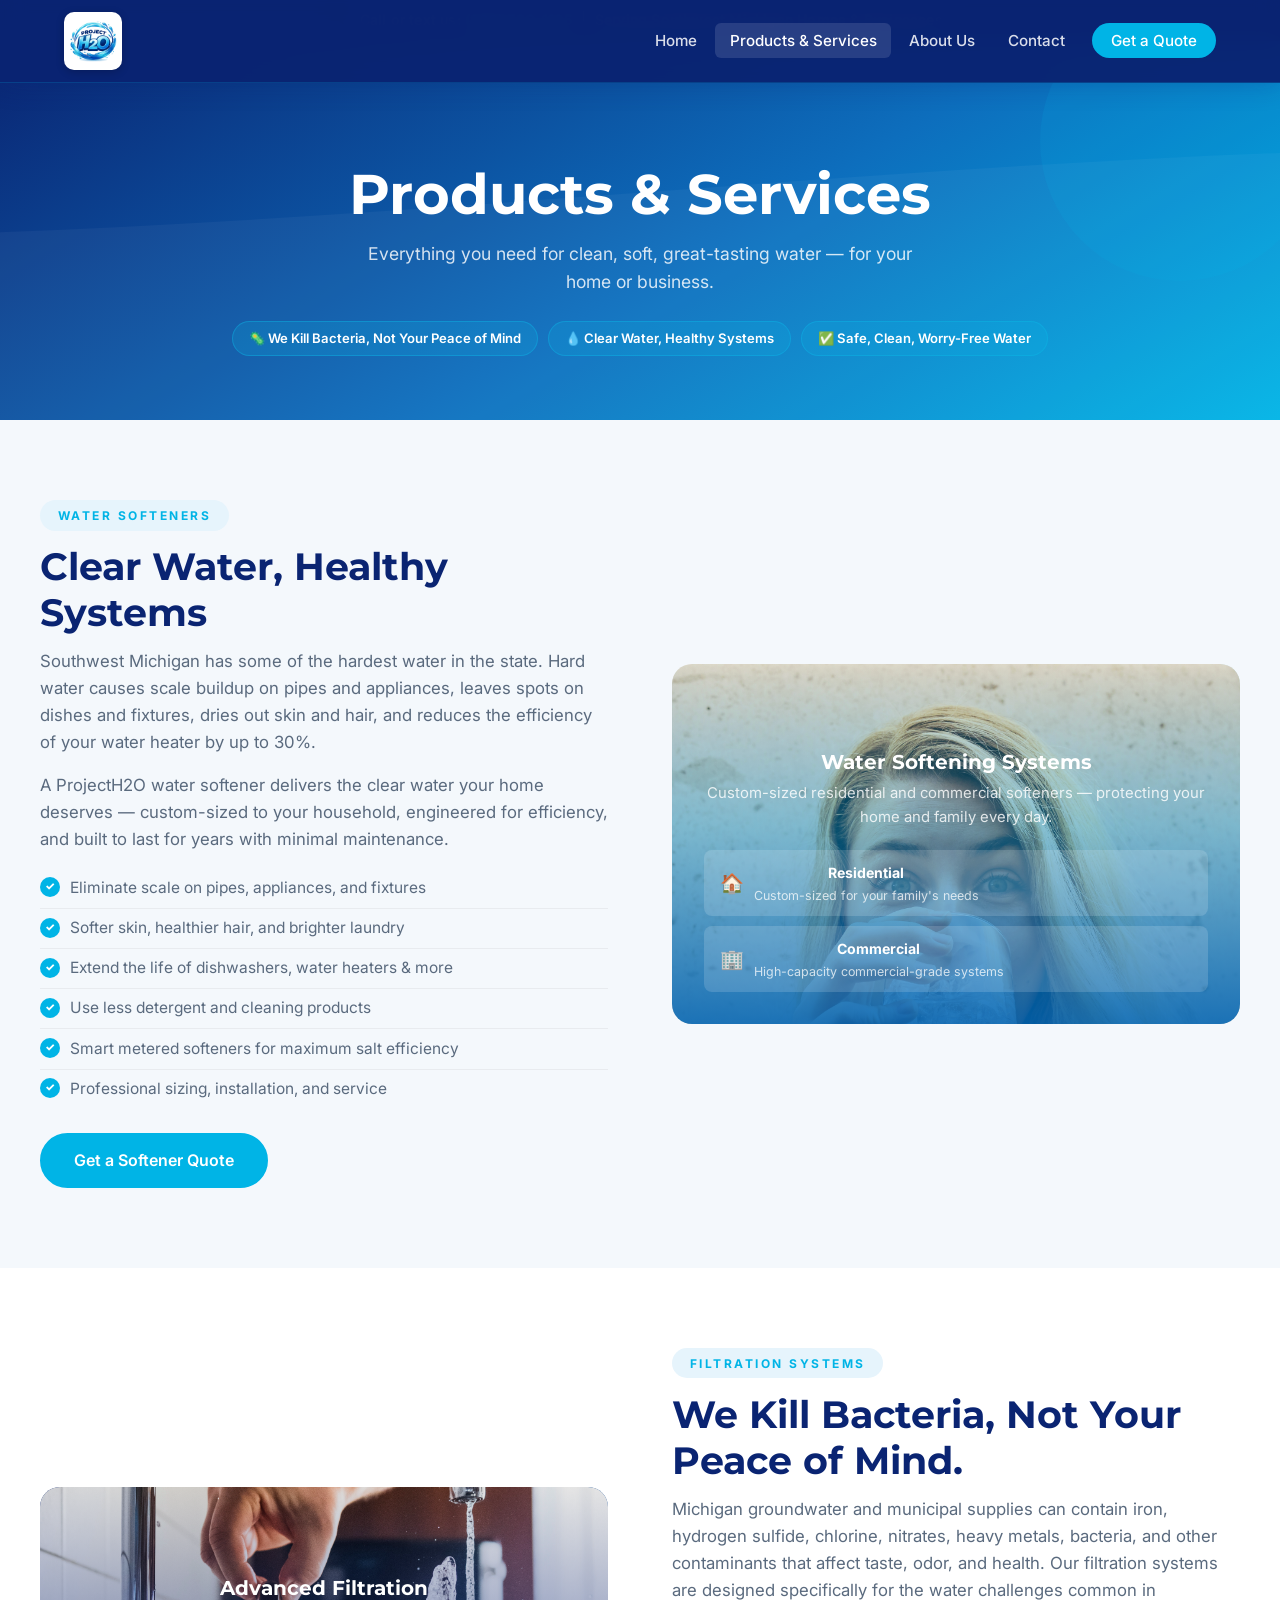
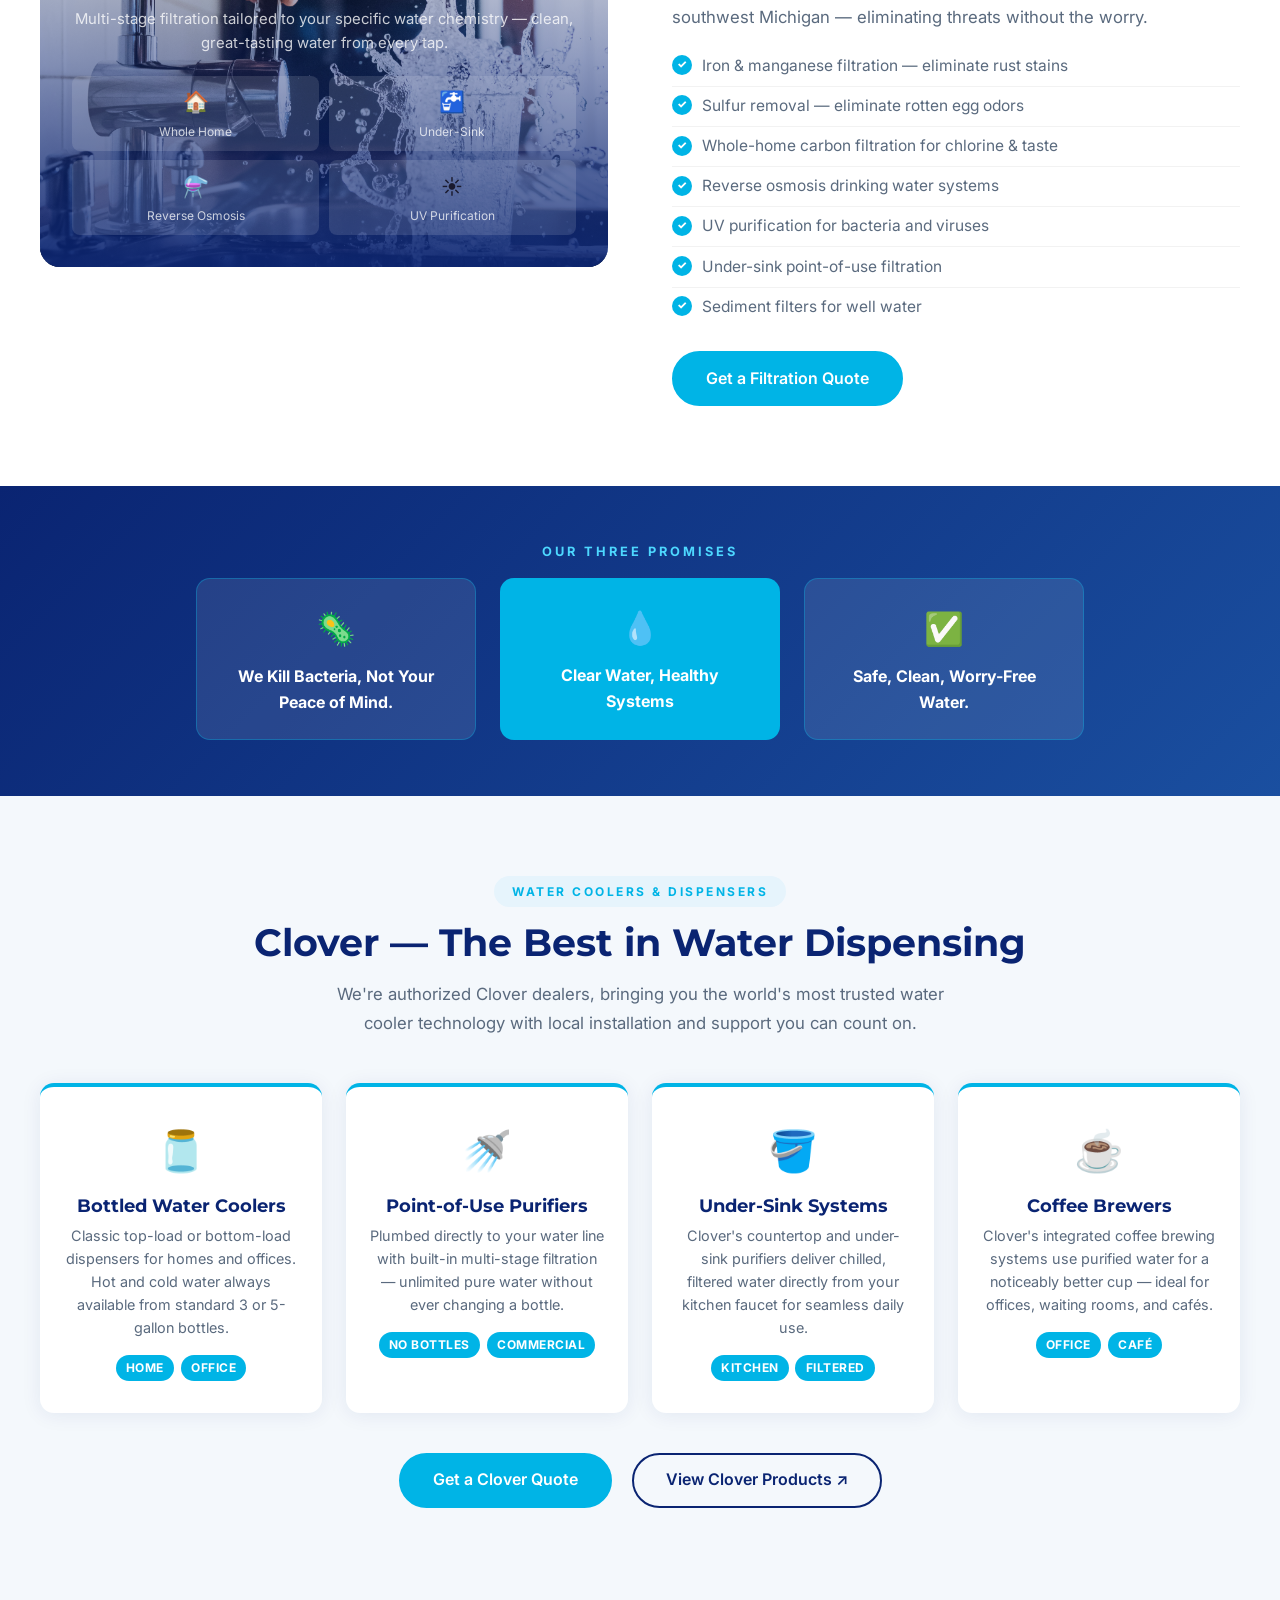
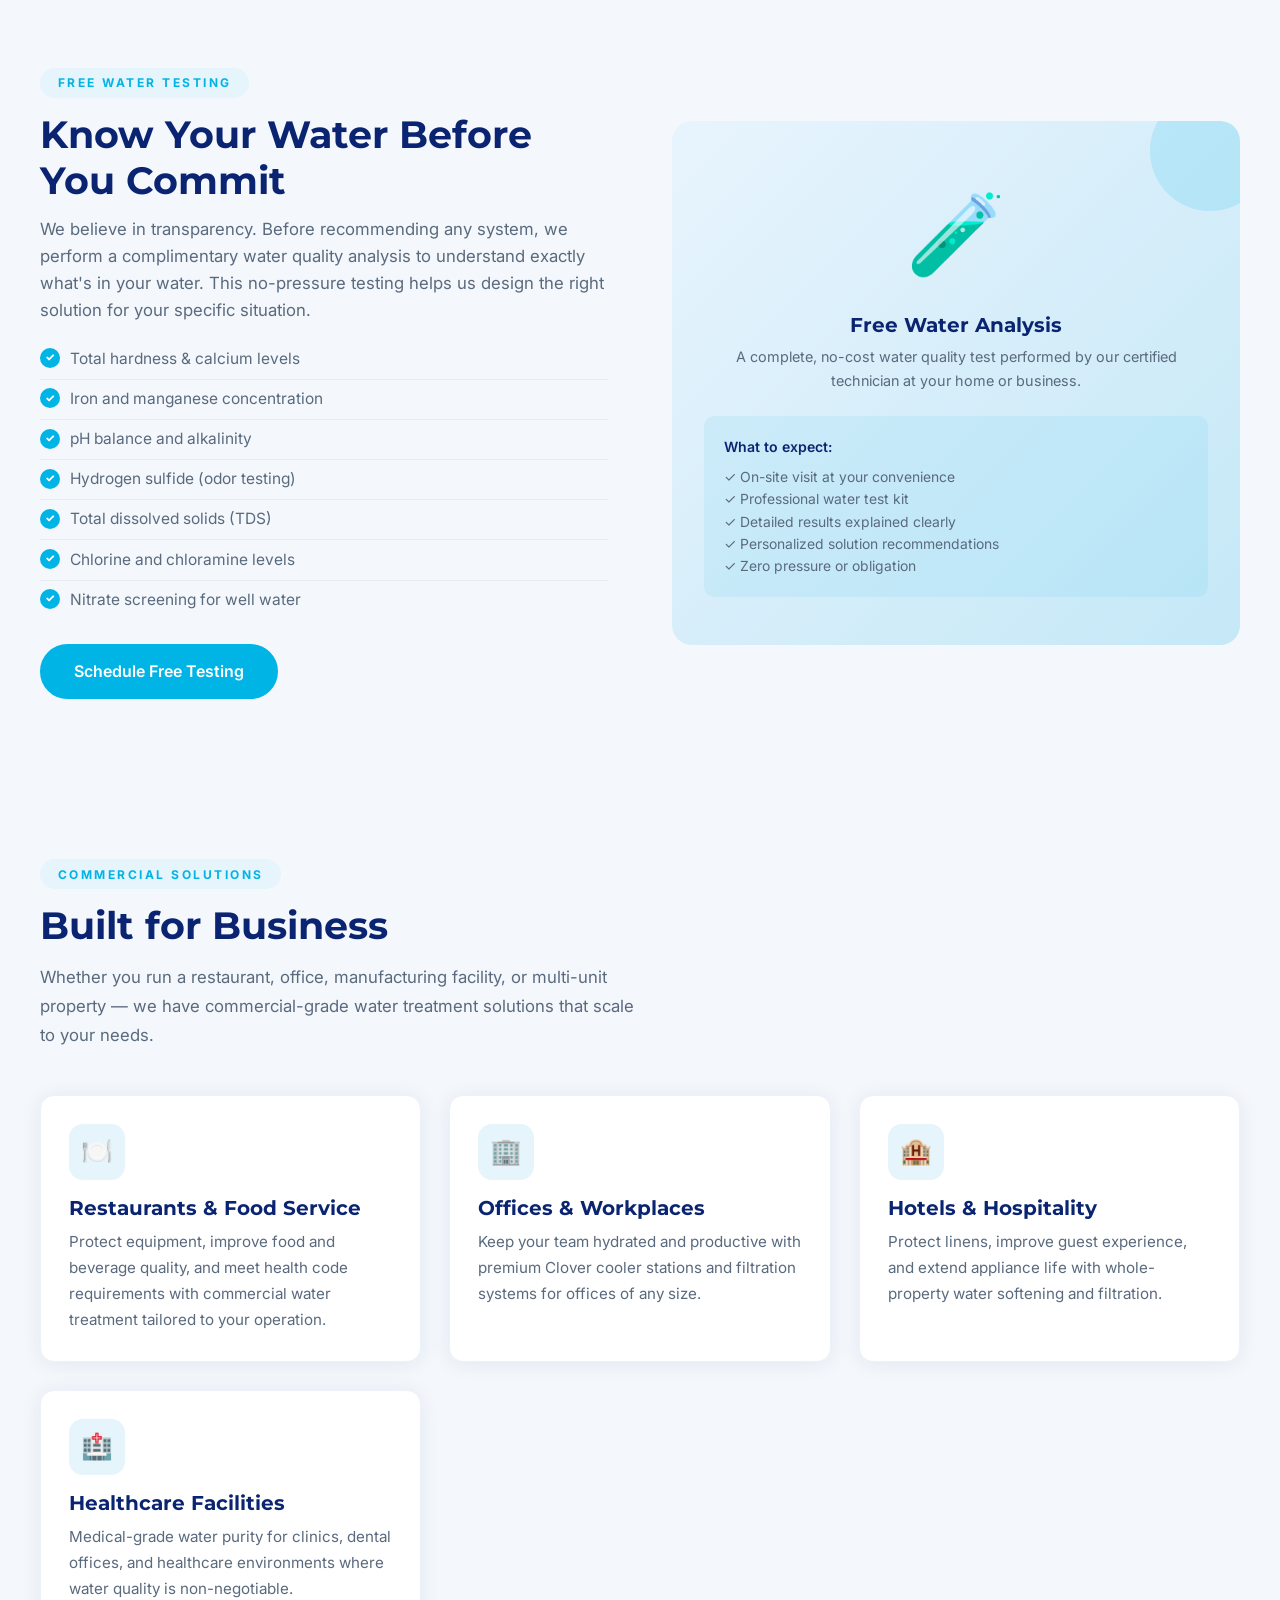
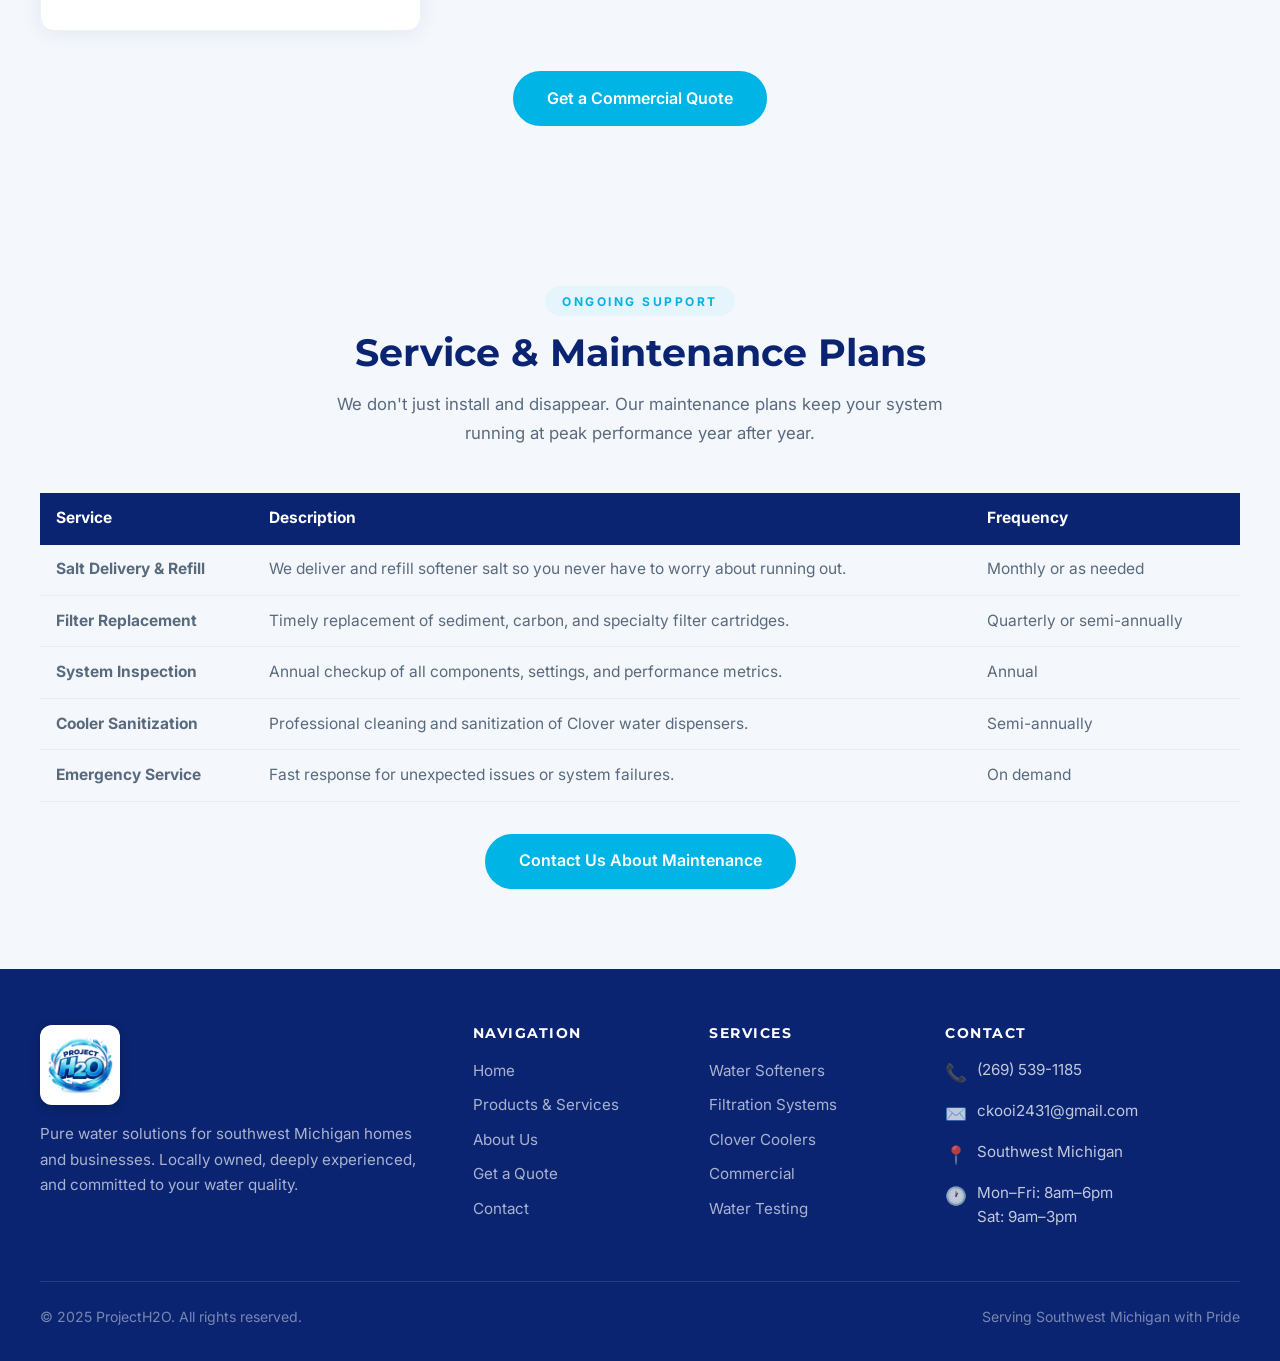
<file: ProjectH2O/products.html>
<!DOCTYPE html>
<html lang="en">
<head>
  <meta charset="UTF-8" />
  <meta name="viewport" content="width=device-width, initial-scale=1.0" />
  <title>Products &amp; Services — ProjectH2O</title>
  <meta name="description" content="Explore ProjectH2O's full range of water treatment products and services including water softeners, filtration, Clover coolers, and commercial solutions for southwest Michigan." />
  <link rel="preconnect" href="https://fonts.googleapis.com" />
  <link href="https://fonts.googleapis.com/css2?family=Inter:wght@400;500;600&family=Montserrat:wght@700;800;900&display=swap" rel="stylesheet" />
  <link rel="stylesheet" href="styles.css" />
  <style>
    /* Product section spacing */
    .product-section { padding: 5rem 1.5rem; }
    .product-section:nth-child(even) { background: var(--gray); }

    .product-layout {
      max-width: 1200px;
      margin: 0 auto;
      display: grid;
      grid-template-columns: 1fr 1fr;
      gap: 4rem;
      align-items: center;
    }
    .product-layout.reverse { direction: rtl; }
    .product-layout.reverse > * { direction: ltr; }

    .product-text h2 { color: var(--navy); margin-bottom: 0.75rem; }
    .product-text p  { margin-bottom: 1rem; }

    .product-list { margin: 1rem 0 1.5rem; }
    .product-list li {
      display: flex;
      align-items: flex-start;
      gap: 0.65rem;
      padding: 0.45rem 0;
      font-size: 0.97rem;
      color: var(--muted);
      border-bottom: 1px solid rgba(0,0,0,0.05);
    }
    .product-list li:last-child { border-bottom: none; }
    .product-list li::before {
      content: '✓';
      background: var(--cyan);
      color: #fff;
      width: 20px; height: 20px;
      border-radius: 50%;
      display: flex; align-items: center; justify-content: center;
      font-size: 0.7rem;
      font-weight: 800;
      flex-shrink: 0;
      margin-top: 0.1rem;
    }

    .product-visual {
      background: linear-gradient(135deg, #e8f4fd, #c5e8f7);
      border-radius: 20px;
      padding: 3rem 2rem;
      text-align: center;
      position: relative;
      overflow: hidden;
    }
    .product-visual::before {
      content: '';
      position: absolute;
      top: -30px; right: -30px;
      width: 120px; height: 120px;
      background: rgba(0,180,230,0.15);
      border-radius: 50%;
    }
    .product-visual .big-icon { font-size: 5rem; margin-bottom: 1rem; }
    .product-visual h3 { color: var(--navy); margin-bottom: 0.5rem; }
    .product-visual p  { font-size: 0.9rem; }

    .product-visual.dark {
      background: linear-gradient(135deg, var(--navy), #1a4fa0);
    }
    .product-visual.dark h3 { color: #fff; }
    .product-visual.dark p  { color: rgba(255,255,255,0.7); }

    /* Clover models grid */
    .cooler-grid {
      display: grid;
      grid-template-columns: repeat(auto-fill, minmax(240px, 1fr));
      gap: 1.5rem;
      margin-top: 2rem;
    }
    .cooler-card {
      background: #fff;
      border-radius: var(--radius);
      box-shadow: var(--shadow);
      padding: 2rem 1.5rem;
      text-align: center;
      border-top: 4px solid var(--cyan);
      transition: transform 0.25s;
    }
    .cooler-card:hover { transform: translateY(-5px); }
    .cooler-card .c-icon { font-size: 2.5rem; margin-bottom: 0.75rem; }
    .cooler-card h3 { color: var(--navy); font-size: 1.1rem; margin-bottom: 0.5rem; }
    .cooler-card p  { font-size: 0.9rem; line-height: 1.6; }
    .cooler-card .badge-row { margin-top: 1rem; display: flex; gap: 0.4rem; justify-content: center; flex-wrap: wrap; }

    /* Commercial table */
    .service-table {
      width: 100%;
      border-collapse: collapse;
      margin-top: 1.5rem;
      font-size: 0.97rem;
    }
    .service-table th {
      background: var(--navy);
      color: #fff;
      padding: 0.85rem 1rem;
      text-align: left;
    }
    .service-table td {
      padding: 0.8rem 1rem;
      border-bottom: 1px solid #e8edf4;
      color: var(--muted);
    }
    .service-table tr:hover td { background: var(--cyan-bg); }

    @media (max-width: 860px) {
      .product-layout { grid-template-columns: 1fr; gap: 2rem; }
      .product-layout.reverse { direction: ltr; }
      .product-visual { display: none; }
    }
  </style>
</head>
<body>

<!-- Top phone strip -->
<div class="phone-strip">
  📞 Call or text us: <a href="tel:2695391185">(269) 539-1185</a> &nbsp;|&nbsp; Serving Southwest Michigan Homes &amp; Businesses
</div>

<!-- Navigation -->
<nav class="navbar">
  <div class="nav-inner">
    <a href="index.html" class="nav-logo">
      <img src="images/logo.png" alt="ProjectH2O" onerror="this.src='images/logo-placeholder.svg'" />
    </a>
    <button class="nav-toggle" id="navToggle" aria-label="Open menu">
      <span></span><span></span><span></span>
    </button>
    <ul class="nav-links" id="navLinks">
      <li><a href="index.html">Home</a></li>
      <li><a href="products.html" class="active">Products &amp; Services</a></li>
      <li><a href="about.html">About Us</a></li>
      <li><a href="contact.html">Contact</a></li>
      <li><a href="quote.html" class="nav-cta">Get a Quote</a></li>
    </ul>
  </div>
</nav>

<!-- Page Hero -->
<div class="page-hero">
  <h1>Products &amp; Services</h1>
  <p>Everything you need for clean, soft, great-tasting water — for your home or business.</p>
  <div style="display:flex;gap:0.65rem;justify-content:center;flex-wrap:wrap;margin-top:1.5rem;">
    <span style="background:rgba(0,180,230,0.2);border:1px solid rgba(0,180,230,0.4);color:#fff;font-size:0.82rem;font-weight:600;padding:0.4rem 1rem;border-radius:50px;">🦠 We Kill Bacteria, Not Your Peace of Mind</span>
    <span style="background:rgba(0,180,230,0.2);border:1px solid rgba(0,180,230,0.4);color:#fff;font-size:0.82rem;font-weight:600;padding:0.4rem 1rem;border-radius:50px;">💧 Clear Water, Healthy Systems</span>
    <span style="background:rgba(0,180,230,0.2);border:1px solid rgba(0,180,230,0.4);color:#fff;font-size:0.82rem;font-weight:600;padding:0.4rem 1rem;border-radius:50px;">✅ Safe, Clean, Worry-Free Water</span>
  </div>
</div>

<!-- Water Softeners -->
<section class="product-section" id="softeners">
  <div class="product-layout">
    <div class="product-text">
      <span class="section-label">Water Softeners</span>
      <h2>Clear Water, Healthy Systems</h2>
      <p>Southwest Michigan has some of the hardest water in the state. Hard water causes scale buildup on pipes and appliances, leaves spots on dishes and fixtures, dries out skin and hair, and reduces the efficiency of your water heater by up to 30%.</p>
      <p>A ProjectH2O water softener delivers the clear water your home deserves — custom-sized to your household, engineered for efficiency, and built to last for years with minimal maintenance.</p>
      <ul class="product-list">
        <li>Eliminate scale on pipes, appliances, and fixtures</li>
        <li>Softer skin, healthier hair, and brighter laundry</li>
        <li>Extend the life of dishwashers, water heaters &amp; more</li>
        <li>Use less detergent and cleaning products</li>
        <li>Smart metered softeners for maximum salt efficiency</li>
        <li>Professional sizing, installation, and service</li>
      </ul>
      <a href="quote.html" class="btn btn-primary">Get a Softener Quote</a>
    </div>
    <div class="product-visual" style="padding:0;overflow:hidden;position:relative;min-height:360px;background:none;">
      <img src="images/giorgio-trovato-PC5kB3fC1bM-unsplash.jpg"
           alt="Enjoying soft, clean water"
           style="position:absolute;inset:0;width:100%;height:100%;object-fit:cover;object-position:center top;" />
      <div style="position:absolute;inset:0;background:linear-gradient(to top,rgba(0,100,180,0.88) 0%,rgba(0,140,210,0.45) 55%,rgba(0,80,160,0.1) 100%);"></div>
      <div style="position:relative;z-index:2;padding:2rem;display:flex;flex-direction:column;justify-content:flex-end;min-height:360px;">
        <h3 style="color:#fff;margin-bottom:0.5rem;">Water Softening Systems</h3>
        <p style="color:rgba(255,255,255,0.82);font-size:0.93rem;margin-bottom:1.25rem;">Custom-sized residential and commercial softeners — protecting your home and family every day.</p>
        <div style="display:flex;flex-direction:column;gap:0.6rem;">
          <div style="background:rgba(255,255,255,0.15);border-radius:8px;padding:0.65rem 1rem;display:flex;align-items:center;gap:0.6rem;">
            <span style="font-size:1.2rem;">🏠</span>
            <div><strong style="color:#fff;font-size:0.88rem;">Residential</strong><p style="font-size:0.78rem;color:rgba(255,255,255,0.75);margin:0">Custom-sized for your family's needs</p></div>
          </div>
          <div style="background:rgba(255,255,255,0.15);border-radius:8px;padding:0.65rem 1rem;display:flex;align-items:center;gap:0.6rem;">
            <span style="font-size:1.2rem;">🏢</span>
            <div><strong style="color:#fff;font-size:0.88rem;">Commercial</strong><p style="font-size:0.78rem;color:rgba(255,255,255,0.75);margin:0">High-capacity commercial-grade systems</p></div>
          </div>
        </div>
      </div>
    </div>
  </div>
</section>

<!-- Filtration Systems -->
<section class="product-section" id="filtration">
  <div class="product-layout reverse">
    <div class="product-text">
      <span class="section-label">Filtration Systems</span>
      <h2>We Kill Bacteria, Not Your Peace of Mind.</h2>
      <p>Michigan groundwater and municipal supplies can contain iron, hydrogen sulfide, chlorine, nitrates, heavy metals, bacteria, and other contaminants that affect taste, odor, and health. Our filtration systems are designed specifically for the water challenges common in southwest Michigan — eliminating threats without the worry.</p>
      <ul class="product-list">
        <li>Iron &amp; manganese filtration — eliminate rust stains</li>
        <li>Sulfur removal — eliminate rotten egg odors</li>
        <li>Whole-home carbon filtration for chlorine &amp; taste</li>
        <li>Reverse osmosis drinking water systems</li>
        <li>UV purification for bacteria and viruses</li>
        <li>Under-sink point-of-use filtration</li>
        <li>Sediment filters for well water</li>
      </ul>
      <a href="quote.html" class="btn btn-primary">Get a Filtration Quote</a>
    </div>
    <div class="product-visual dark" style="padding:0;overflow:hidden;position:relative;min-height:380px;">
      <img src="images/jacek-dylag-Vve7XkiUq_Y-unsplash.jpg"
           alt="Clean filtered water from every tap"
           style="position:absolute;inset:0;width:100%;height:100%;object-fit:cover;object-position:center;" />
      <div style="position:absolute;inset:0;background:linear-gradient(to top,rgba(10,36,114,0.92) 0%,rgba(10,36,114,0.45) 55%,rgba(0,0,0,0.1) 100%);"></div>
      <div style="position:relative;z-index:2;padding:2rem;display:flex;flex-direction:column;justify-content:flex-end;min-height:380px;">
        <h3 style="color:#fff;margin-bottom:0.5rem;">Advanced Filtration</h3>
        <p style="color:rgba(255,255,255,0.78);font-size:0.93rem;margin-bottom:1.25rem;">Multi-stage filtration tailored to your specific water chemistry — clean, great-tasting water from every tap.</p>
        <div style="display:grid;grid-template-columns:1fr 1fr;gap:0.6rem;text-align:center;">
          <div style="background:rgba(255,255,255,0.12);border-radius:8px;padding:0.6rem 0.4rem;">
            <div style="font-size:1.3rem">🏠</div>
            <div style="font-size:0.75rem;color:rgba(255,255,255,0.75);margin-top:0.2rem">Whole Home</div>
          </div>
          <div style="background:rgba(255,255,255,0.12);border-radius:8px;padding:0.6rem 0.4rem;">
            <div style="font-size:1.3rem">🚰</div>
            <div style="font-size:0.75rem;color:rgba(255,255,255,0.75);margin-top:0.2rem">Under-Sink</div>
          </div>
          <div style="background:rgba(255,255,255,0.12);border-radius:8px;padding:0.6rem 0.4rem;">
            <div style="font-size:1.3rem">⚗️</div>
            <div style="font-size:0.75rem;color:rgba(255,255,255,0.75);margin-top:0.2rem">Reverse Osmosis</div>
          </div>
          <div style="background:rgba(255,255,255,0.12);border-radius:8px;padding:0.6rem 0.4rem;">
            <div style="font-size:1.3rem">☀️</div>
            <div style="font-size:0.75rem;color:rgba(255,255,255,0.75);margin-top:0.2rem">UV Purification</div>
          </div>
        </div>
      </div>
    </div>
  </div>
</section>

<!-- Our Commitment Strip -->
<div style="background:linear-gradient(135deg,var(--navy) 0%,#1a4fa0 100%);padding:3.5rem 1.5rem;text-align:center;">
  <div style="max-width:960px;margin:0 auto;">
    <p style="font-size:0.8rem;font-weight:700;letter-spacing:3px;text-transform:uppercase;color:var(--cyan-lt);margin-bottom:1rem;">Our Three Promises</p>
    <div style="display:flex;gap:1.5rem;justify-content:center;flex-wrap:wrap;">
      <div style="background:rgba(255,255,255,0.1);border:1px solid rgba(0,180,230,0.35);border-radius:14px;padding:1.5rem 2rem;flex:1;min-width:200px;max-width:280px;">
        <div style="font-size:2rem;margin-bottom:0.6rem;">🦠</div>
        <p style="color:#fff;font-weight:700;font-size:1rem;margin-bottom:0;">We Kill Bacteria, Not Your Peace of Mind.</p>
      </div>
      <div style="background:var(--cyan);border-radius:14px;padding:1.5rem 2rem;flex:1;min-width:200px;max-width:280px;">
        <div style="font-size:2rem;margin-bottom:0.6rem;">💧</div>
        <p style="color:#fff;font-weight:700;font-size:1rem;margin-bottom:0;">Clear Water, Healthy Systems</p>
      </div>
      <div style="background:rgba(255,255,255,0.1);border:1px solid rgba(0,180,230,0.35);border-radius:14px;padding:1.5rem 2rem;flex:1;min-width:200px;max-width:280px;">
        <div style="font-size:2rem;margin-bottom:0.6rem;">✅</div>
        <p style="color:#fff;font-weight:700;font-size:1rem;margin-bottom:0;">Safe, Clean, Worry-Free Water.</p>
      </div>
    </div>
  </div>
</div>

<!-- Clover Water Coolers -->
<section class="product-section" id="coolers" style="background:var(--gray)">
  <div style="max-width:1200px;margin:0 auto">
    <div class="section-center" style="margin-bottom:0.5rem">
      <span class="section-label">Water Coolers &amp; Dispensers</span>
      <h2 class="section-title">Clover — The Best in Water Dispensing</h2>
      <p class="section-subtitle">We're authorized Clover dealers, bringing you the world's most trusted water cooler technology with local installation and support you can count on.</p>
    </div>

    <div class="cooler-grid">
      <div class="cooler-card">
        <div class="c-icon">🫙</div>
        <h3>Bottled Water Coolers</h3>
        <p>Classic top-load or bottom-load dispensers for homes and offices. Hot and cold water always available from standard 3 or 5-gallon bottles.</p>
        <div class="badge-row">
          <span class="badge">Home</span>
          <span class="badge">Office</span>
        </div>
      </div>
      <div class="cooler-card">
        <div class="c-icon">🚿</div>
        <h3>Point-of-Use Purifiers</h3>
        <p>Plumbed directly to your water line with built-in multi-stage filtration — unlimited pure water without ever changing a bottle.</p>
        <div class="badge-row">
          <span class="badge">No Bottles</span>
          <span class="badge">Commercial</span>
        </div>
      </div>
      <div class="cooler-card">
        <div class="c-icon">🪣</div>
        <h3>Under-Sink Systems</h3>
        <p>Clover's countertop and under-sink purifiers deliver chilled, filtered water directly from your kitchen faucet for seamless daily use.</p>
        <div class="badge-row">
          <span class="badge">Kitchen</span>
          <span class="badge">Filtered</span>
        </div>
      </div>
      <div class="cooler-card">
        <div class="c-icon">☕</div>
        <h3>Coffee Brewers</h3>
        <p>Clover's integrated coffee brewing systems use purified water for a noticeably better cup — ideal for offices, waiting rooms, and cafés.</p>
        <div class="badge-row">
          <span class="badge">Office</span>
          <span class="badge">Café</span>
        </div>
      </div>
    </div>

    <div style="text-align:center;margin-top:2.5rem">
      <a href="quote.html" class="btn btn-primary">Get a Clover Quote</a>
      <a href="https://clovercooler.com/products/bottled-water-coolers/" target="_blank" rel="noopener" class="btn btn-outline" style="margin-left:1rem">View Clover Products ↗</a>
    </div>
  </div>
</section>

<!-- Water Testing -->
<section class="product-section" id="testing">
  <div class="product-layout">
    <div class="product-text">
      <span class="section-label">Free Water Testing</span>
      <h2>Know Your Water Before You Commit</h2>
      <p>We believe in transparency. Before recommending any system, we perform a complimentary water quality analysis to understand exactly what's in your water. This no-pressure testing helps us design the right solution for your specific situation.</p>
      <ul class="product-list">
        <li>Total hardness &amp; calcium levels</li>
        <li>Iron and manganese concentration</li>
        <li>pH balance and alkalinity</li>
        <li>Hydrogen sulfide (odor testing)</li>
        <li>Total dissolved solids (TDS)</li>
        <li>Chlorine and chloramine levels</li>
        <li>Nitrate screening for well water</li>
      </ul>
      <a href="quote.html" class="btn btn-primary">Schedule Free Testing</a>
    </div>
    <div class="product-visual">
      <div class="big-icon">🧪</div>
      <h3>Free Water Analysis</h3>
      <p>A complete, no-cost water quality test performed by our certified technician at your home or business.</p>
      <div style="margin-top:1.5rem;background:rgba(0,180,230,0.08);border-radius:10px;padding:1.25rem;text-align:left;">
        <p style="font-size:0.88rem;color:var(--navy);font-weight:600;margin-bottom:0.5rem;">What to expect:</p>
        <p style="font-size:0.87rem;color:var(--muted);margin:0">✓ On-site visit at your convenience<br/>✓ Professional water test kit<br/>✓ Detailed results explained clearly<br/>✓ Personalized solution recommendations<br/>✓ Zero pressure or obligation</p>
      </div>
    </div>
  </div>
</section>

<!-- Commercial Services -->
<section class="product-section" id="commercial" style="background:var(--gray)">
  <div style="max-width:1200px;margin:0 auto">
    <div style="margin-bottom:2.5rem">
      <span class="section-label">Commercial Solutions</span>
      <h2 class="section-title">Built for Business</h2>
      <p class="section-subtitle" style="max-width:600px">Whether you run a restaurant, office, manufacturing facility, or multi-unit property — we have commercial-grade water treatment solutions that scale to your needs.</p>
    </div>

    <div class="card-grid">
      <div class="card">
        <div class="card-body">
          <div class="card-icon">🍽️</div>
          <h3>Restaurants &amp; Food Service</h3>
          <p>Protect equipment, improve food and beverage quality, and meet health code requirements with commercial water treatment tailored to your operation.</p>
        </div>
      </div>
      <div class="card">
        <div class="card-body">
          <div class="card-icon">🏢</div>
          <h3>Offices &amp; Workplaces</h3>
          <p>Keep your team hydrated and productive with premium Clover cooler stations and filtration systems for offices of any size.</p>
        </div>
      </div>
      <div class="card">
        <div class="card-body">
          <div class="card-icon">🏨</div>
          <h3>Hotels &amp; Hospitality</h3>
          <p>Protect linens, improve guest experience, and extend appliance life with whole-property water softening and filtration.</p>
        </div>
      </div>
      <div class="card">
        <div class="card-body">
          <div class="card-icon">🏥</div>
          <h3>Healthcare Facilities</h3>
          <p>Medical-grade water purity for clinics, dental offices, and healthcare environments where water quality is non-negotiable.</p>
        </div>
      </div>
    </div>

    <div style="text-align:center;margin-top:2.5rem">
      <a href="quote.html" class="btn btn-primary">Get a Commercial Quote</a>
    </div>
  </div>
</section>

<!-- Maintenance Section -->
<section class="product-section" id="maintenance">
  <div style="max-width:1200px;margin:0 auto">
    <div class="section-center" style="margin-bottom:2rem">
      <span class="section-label">Ongoing Support</span>
      <h2 class="section-title">Service &amp; Maintenance Plans</h2>
      <p class="section-subtitle">We don't just install and disappear. Our maintenance plans keep your system running at peak performance year after year.</p>
    </div>

    <table class="service-table">
      <thead>
        <tr>
          <th>Service</th>
          <th>Description</th>
          <th>Frequency</th>
        </tr>
      </thead>
      <tbody>
        <tr>
          <td><strong>Salt Delivery &amp; Refill</strong></td>
          <td>We deliver and refill softener salt so you never have to worry about running out.</td>
          <td>Monthly or as needed</td>
        </tr>
        <tr>
          <td><strong>Filter Replacement</strong></td>
          <td>Timely replacement of sediment, carbon, and specialty filter cartridges.</td>
          <td>Quarterly or semi-annually</td>
        </tr>
        <tr>
          <td><strong>System Inspection</strong></td>
          <td>Annual checkup of all components, settings, and performance metrics.</td>
          <td>Annual</td>
        </tr>
        <tr>
          <td><strong>Cooler Sanitization</strong></td>
          <td>Professional cleaning and sanitization of Clover water dispensers.</td>
          <td>Semi-annually</td>
        </tr>
        <tr>
          <td><strong>Emergency Service</strong></td>
          <td>Fast response for unexpected issues or system failures.</td>
          <td>On demand</td>
        </tr>
      </tbody>
    </table>

    <div style="text-align:center;margin-top:2rem">
      <a href="contact.html" class="btn btn-primary">Contact Us About Maintenance</a>
    </div>
  </div>
</section>

<!-- Footer -->
<footer>
  <div class="footer-inner">
    <div class="footer-brand footer-col">
      <img src="images/logo.png" alt="ProjectH2O" onerror="this.src='images/logo-placeholder.svg'" />
      <p class="tagline">Pure water solutions for southwest Michigan homes and businesses. Locally owned, deeply experienced, and committed to your water quality.</p>
    </div>
    <div class="footer-col">
      <h4>Navigation</h4>
      <ul>
        <li><a href="index.html">Home</a></li>
        <li><a href="products.html">Products &amp; Services</a></li>
        <li><a href="about.html">About Us</a></li>
        <li><a href="quote.html">Get a Quote</a></li>
        <li><a href="contact.html">Contact</a></li>
      </ul>
    </div>
    <div class="footer-col">
      <h4>Services</h4>
      <ul>
        <li><a href="#softeners">Water Softeners</a></li>
        <li><a href="#filtration">Filtration Systems</a></li>
        <li><a href="#coolers">Clover Coolers</a></li>
        <li><a href="#commercial">Commercial</a></li>
        <li><a href="#testing">Water Testing</a></li>
      </ul>
    </div>
    <div class="footer-col footer-contact">
      <h4>Contact</h4>
      <div class="contact-item"><span class="icon">📞</span><a href="tel:2695391185">(269) 539-1185</a></div>
      <div class="contact-item"><span class="icon">✉️</span><a href="mailto:ckooi2431@gmail.com">ckooi2431@gmail.com</a></div>
      <div class="contact-item"><span class="icon">📍</span><span>Southwest Michigan</span></div>
      <div class="contact-item"><span class="icon">🕐</span><span>Mon–Fri: 8am–6pm<br/>Sat: 9am–3pm</span></div>
    </div>
  </div>
  <div class="footer-bottom">
    <span>© 2025 ProjectH2O. All rights reserved.</span>
    <span>Serving Southwest Michigan with Pride</span>
  </div>
</footer>

<script>
  document.getElementById('navToggle').addEventListener('click', function() {
    document.getElementById('navLinks').classList.toggle('open');
  });
</script>
</body>
</html>
</file>
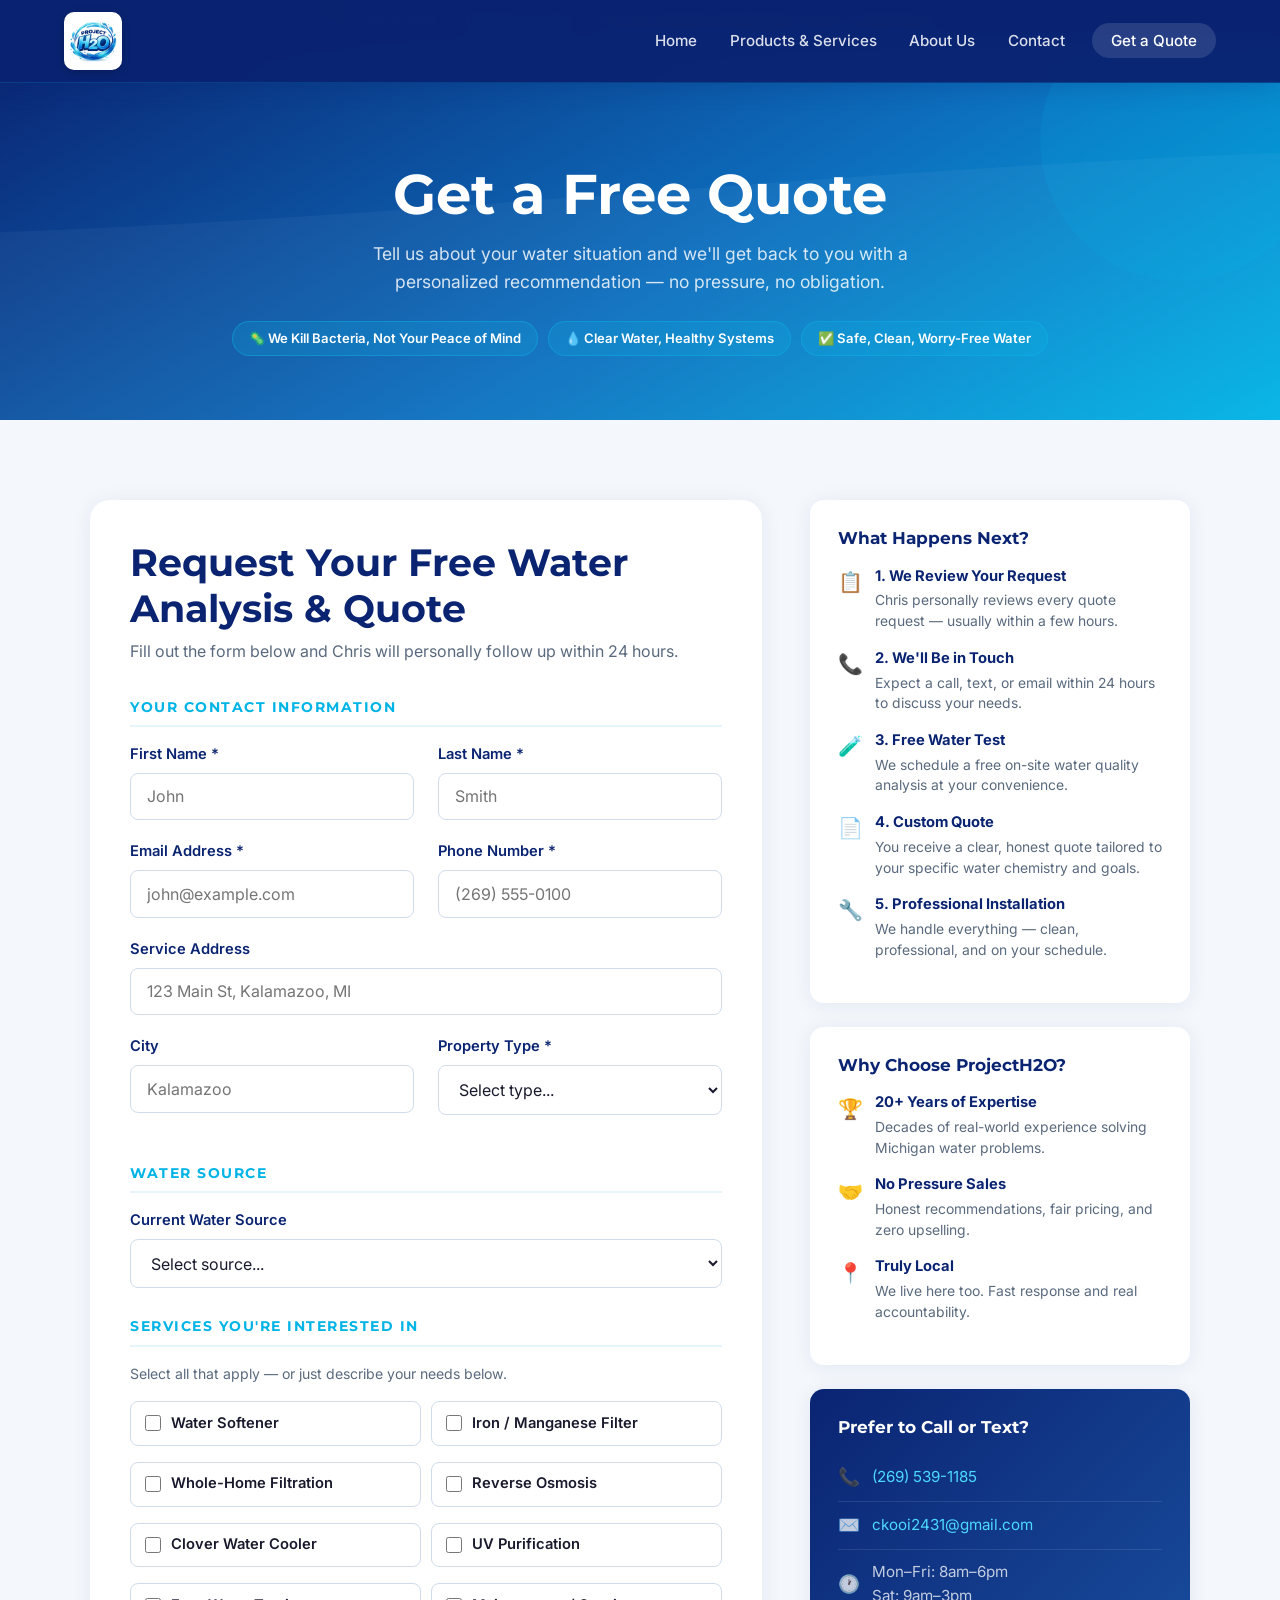
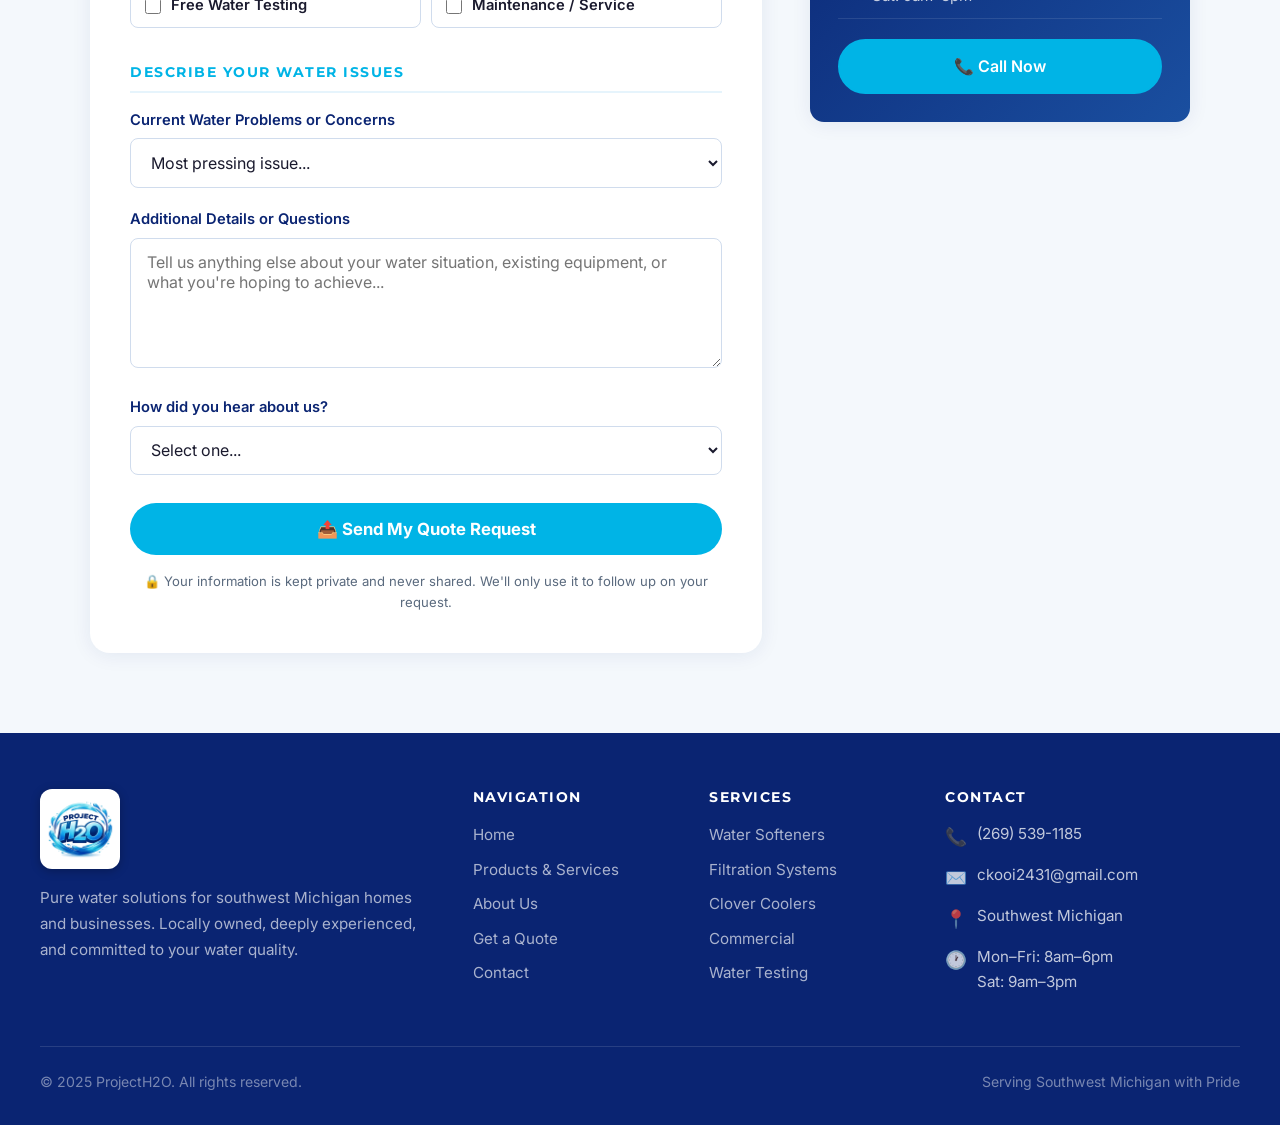
<file: ProjectH2O/quote.html>
<!DOCTYPE html>
<html lang="en">
<head>
  <meta charset="UTF-8" />
  <meta name="viewport" content="width=device-width, initial-scale=1.0" />
  <title>Get a Free Quote — ProjectH2O</title>
  <meta name="description" content="Request a free water quality test and personalized quote from ProjectH2O — southwest Michigan's water treatment experts." />
  <link rel="preconnect" href="https://fonts.googleapis.com" />
  <link href="https://fonts.googleapis.com/css2?family=Inter:wght@400;500;600&family=Montserrat:wght@700;800;900&display=swap" rel="stylesheet" />
  <link rel="stylesheet" href="styles.css" />
  <style>
    .quote-section {
      padding: 5rem 1.5rem;
      background: var(--gray);
      min-height: 80vh;
    }
    .quote-inner {
      max-width: 1100px;
      margin: 0 auto;
      display: grid;
      grid-template-columns: 1fr 380px;
      gap: 3rem;
      align-items: start;
    }

    /* Form card */
    .quote-form-card {
      background: #fff;
      border-radius: 20px;
      box-shadow: var(--shadow);
      padding: 2.5rem;
    }
    .quote-form-card h2 { color: var(--navy); margin-bottom: 0.4rem; }
    .quote-form-card .sub { color: var(--muted); margin-bottom: 2rem; font-size: 1rem; }

    .form-section-title {
      font-family: 'Montserrat', sans-serif;
      font-size: 0.85rem;
      font-weight: 700;
      text-transform: uppercase;
      letter-spacing: 1.5px;
      color: var(--cyan);
      margin: 1.75rem 0 1rem;
      padding-bottom: 0.4rem;
      border-bottom: 2px solid var(--cyan-bg);
    }
    .form-section-title:first-of-type { margin-top: 0; }

    .service-checkboxes {
      display: grid;
      grid-template-columns: 1fr 1fr;
      gap: 0.6rem;
      margin-bottom: 1.25rem;
    }
    .checkbox-label {
      display: flex;
      align-items: center;
      gap: 0.6rem;
      padding: 0.6rem 0.9rem;
      border: 1.5px solid #d0dced;
      border-radius: 8px;
      cursor: pointer;
      font-size: 0.92rem;
      color: var(--text);
      transition: all 0.2s;
      user-select: none;
    }
    .checkbox-label:hover { border-color: var(--cyan); background: var(--cyan-bg); }
    .checkbox-label input[type=checkbox] { width: 16px; height: 16px; accent-color: var(--cyan); flex-shrink: 0; }
    .checkbox-label.checked { border-color: var(--cyan); background: var(--cyan-bg); }

    .submit-btn {
      width: 100%;
      padding: 1rem;
      background: var(--cyan);
      color: #fff;
      border: none;
      border-radius: 50px;
      font-size: 1.05rem;
      font-weight: 700;
      cursor: pointer;
      transition: all 0.25s;
      margin-top: 0.5rem;
      font-family: inherit;
    }
    .submit-btn:hover {
      background: var(--navy);
      transform: translateY(-2px);
      box-shadow: 0 6px 20px rgba(10,36,114,0.25);
    }

    .privacy-note {
      text-align: center;
      font-size: 0.82rem;
      color: var(--muted);
      margin-top: 1rem;
    }

    /* Success message */
    .success-msg {
      display: none;
      background: #e8f8ef;
      border: 1px solid #a3d9b8;
      border-radius: 10px;
      padding: 1.5rem;
      text-align: center;
      margin-top: 1.5rem;
    }
    .success-msg .s-icon { font-size: 2rem; margin-bottom: 0.5rem; }
    .success-msg h3 { color: #1a7a4a; margin-bottom: 0.4rem; }
    .success-msg p  { color: #2d6a4f; font-size: 0.93rem; margin: 0; }

    /* Sidebar */
    .quote-sidebar { display: flex; flex-direction: column; gap: 1.5rem; }

    .sidebar-card {
      background: #fff;
      border-radius: var(--radius);
      box-shadow: var(--shadow);
      padding: 1.75rem;
    }
    .sidebar-card h3 { color: var(--navy); margin-bottom: 1rem; font-size: 1.05rem; }

    .sidebar-benefit {
      display: flex;
      gap: 0.75rem;
      margin-bottom: 0.9rem;
      align-items: flex-start;
    }
    .sb-icon { font-size: 1.25rem; flex-shrink: 0; margin-top: 0.1rem; }
    .sb-text strong { display: block; font-size: 0.92rem; color: var(--navy); }
    .sb-text p { font-size: 0.87rem; margin: 0.15rem 0 0; line-height: 1.5; }

    .contact-sidebar {
      background: linear-gradient(135deg, var(--navy), #1a4fa0);
      color: #fff;
    }
    .contact-sidebar h3 { color: #fff; }
    .contact-row {
      display: flex;
      align-items: center;
      gap: 0.75rem;
      padding: 0.6rem 0;
      border-bottom: 1px solid rgba(255,255,255,0.1);
    }
    .contact-row:last-child { border-bottom: none; }
    .contact-row .ico { font-size: 1.1rem; flex-shrink: 0; }
    .contact-row a { color: var(--cyan-lt); font-size: 0.95rem; }
    .contact-row a:hover { text-decoration: underline; }
    .contact-row span { color: rgba(255,255,255,0.75); font-size: 0.95rem; }

    @media (max-width: 860px) {
      .quote-inner { grid-template-columns: 1fr; }
      .service-checkboxes { grid-template-columns: 1fr; }
    }
  </style>
</head>
<body>

<!-- Top phone strip -->
<div class="phone-strip">
  📞 Call or text us: <a href="tel:2695391185">(269) 539-1185</a> &nbsp;|&nbsp; Serving Southwest Michigan Homes &amp; Businesses
</div>

<!-- Navigation -->
<nav class="navbar">
  <div class="nav-inner">
    <a href="index.html" class="nav-logo">
      <img src="images/logo.png" alt="ProjectH2O" onerror="this.src='images/logo-placeholder.svg'" />
    </a>
    <button class="nav-toggle" id="navToggle" aria-label="Open menu">
      <span></span><span></span><span></span>
    </button>
    <ul class="nav-links" id="navLinks">
      <li><a href="index.html">Home</a></li>
      <li><a href="products.html">Products &amp; Services</a></li>
      <li><a href="about.html">About Us</a></li>
      <li><a href="contact.html">Contact</a></li>
      <li><a href="quote.html" class="nav-cta active">Get a Quote</a></li>
    </ul>
  </div>
</nav>

<!-- Page Hero -->
<div class="page-hero">
  <h1>Get a Free Quote</h1>
  <p>Tell us about your water situation and we'll get back to you with a personalized recommendation — no pressure, no obligation.</p>
  <div style="display:flex;gap:0.65rem;justify-content:center;flex-wrap:wrap;margin-top:1.5rem;">
    <span style="background:rgba(0,180,230,0.2);border:1px solid rgba(0,180,230,0.4);color:#fff;font-size:0.82rem;font-weight:600;padding:0.4rem 1rem;border-radius:50px;">🦠 We Kill Bacteria, Not Your Peace of Mind</span>
    <span style="background:rgba(0,180,230,0.2);border:1px solid rgba(0,180,230,0.4);color:#fff;font-size:0.82rem;font-weight:600;padding:0.4rem 1rem;border-radius:50px;">💧 Clear Water, Healthy Systems</span>
    <span style="background:rgba(0,180,230,0.2);border:1px solid rgba(0,180,230,0.4);color:#fff;font-size:0.82rem;font-weight:600;padding:0.4rem 1rem;border-radius:50px;">✅ Safe, Clean, Worry-Free Water</span>
  </div>
</div>

<!-- Quote Section -->
<section class="quote-section">
  <div class="quote-inner">

    <!-- Form -->
    <div class="quote-form-card">
      <h2>Request Your Free Water Analysis &amp; Quote</h2>
      <p class="sub">Fill out the form below and Chris will personally follow up within 24 hours.</p>

      <form id="quoteForm" action="mailto:ckooi2431@gmail.com" method="POST" enctype="text/plain">

        <div class="form-section-title">Your Contact Information</div>

        <div class="form-grid">
          <div class="form-group">
            <label for="firstName">First Name *</label>
            <input type="text" id="firstName" name="First Name" required placeholder="John" />
          </div>
          <div class="form-group">
            <label for="lastName">Last Name *</label>
            <input type="text" id="lastName" name="Last Name" required placeholder="Smith" />
          </div>
        </div>

        <div class="form-grid">
          <div class="form-group">
            <label for="email">Email Address *</label>
            <input type="email" id="email" name="Email" required placeholder="john@example.com" />
          </div>
          <div class="form-group">
            <label for="phone">Phone Number *</label>
            <input type="tel" id="phone" name="Phone" required placeholder="(269) 555-0100" />
          </div>
        </div>

        <div class="form-group">
          <label for="address">Service Address</label>
          <input type="text" id="address" name="Address" placeholder="123 Main St, Kalamazoo, MI" />
        </div>

        <div class="form-grid">
          <div class="form-group">
            <label for="city">City</label>
            <input type="text" id="city" name="City" placeholder="Kalamazoo" />
          </div>
          <div class="form-group">
            <label for="propertyType">Property Type *</label>
            <select id="propertyType" name="Property Type" required>
              <option value="">Select type...</option>
              <option value="Single Family Home">Single Family Home</option>
              <option value="Condo / Apartment">Condo / Apartment</option>
              <option value="Small Business">Small Business / Office</option>
              <option value="Restaurant / Food Service">Restaurant / Food Service</option>
              <option value="Industrial / Commercial">Industrial / Commercial</option>
              <option value="Other">Other</option>
            </select>
          </div>
        </div>

        <div class="form-section-title">Water Source</div>

        <div class="form-group">
          <label for="waterSource">Current Water Source</label>
          <select id="waterSource" name="Water Source">
            <option value="">Select source...</option>
            <option value="Municipal / City Water">Municipal / City Water</option>
            <option value="Private Well">Private Well</option>
            <option value="Not Sure">Not Sure</option>
          </select>
        </div>

        <div class="form-section-title">Services You're Interested In</div>
        <p style="font-size:0.88rem;color:var(--muted);margin-bottom:1rem;">Select all that apply — or just describe your needs below.</p>

        <div class="service-checkboxes">
          <label class="checkbox-label">
            <input type="checkbox" name="Services" value="Water Softener" /> Water Softener
          </label>
          <label class="checkbox-label">
            <input type="checkbox" name="Services" value="Iron / Manganese Filter" /> Iron / Manganese Filter
          </label>
          <label class="checkbox-label">
            <input type="checkbox" name="Services" value="Whole-Home Filtration" /> Whole-Home Filtration
          </label>
          <label class="checkbox-label">
            <input type="checkbox" name="Services" value="Reverse Osmosis" /> Reverse Osmosis
          </label>
          <label class="checkbox-label">
            <input type="checkbox" name="Services" value="Clover Water Cooler" /> Clover Water Cooler
          </label>
          <label class="checkbox-label">
            <input type="checkbox" name="Services" value="UV Purification" /> UV Purification
          </label>
          <label class="checkbox-label">
            <input type="checkbox" name="Services" value="Free Water Testing" /> Free Water Testing
          </label>
          <label class="checkbox-label">
            <input type="checkbox" name="Services" value="Maintenance / Service" /> Maintenance / Service
          </label>
        </div>

        <div class="form-section-title">Describe Your Water Issues</div>

        <div class="form-group">
          <label for="issues">Current Water Problems or Concerns</label>
          <select id="issues" name="Main Problem">
            <option value="">Most pressing issue...</option>
            <option value="Hard Water (scale, spots)">Hard Water (scale, spots)</option>
            <option value="Iron Staining (rust, orange)">Iron Staining (rust, orange)</option>
            <option value="Rotten Egg Smell">Rotten Egg Smell (sulfur)</option>
            <option value="Bad Taste or Odor">Bad Taste or Odor</option>
            <option value="Cloudy or Discolored Water">Cloudy or Discolored Water</option>
            <option value="Want Bottled Water Alternative">Want Bottled Water Alternative</option>
            <option value="Just Want Testing Done">Just Want Testing Done</option>
            <option value="Other">Other / Not Sure</option>
          </select>
        </div>

        <div class="form-group">
          <label for="message">Additional Details or Questions</label>
          <textarea id="message" name="Message" placeholder="Tell us anything else about your water situation, existing equipment, or what you're hoping to achieve..."></textarea>
        </div>

        <div class="form-group">
          <label for="howHeard">How did you hear about us?</label>
          <select id="howHeard" name="How Heard">
            <option value="">Select one...</option>
            <option value="Google Search">Google Search</option>
            <option value="Referral / Word of Mouth">Referral / Word of Mouth</option>
            <option value="Social Media">Social Media</option>
            <option value="Driving By / Signage">Driving By / Signage</option>
            <option value="Other">Other</option>
          </select>
        </div>

        <button type="submit" class="submit-btn">📤 Send My Quote Request</button>

        <p class="privacy-note">🔒 Your information is kept private and never shared. We'll only use it to follow up on your request.</p>

      </form>

      <div class="success-msg" id="successMsg">
        <div class="s-icon">✅</div>
        <h3>Quote Request Sent!</h3>
        <p>Thanks! Chris will personally follow up with you within 24 hours. In the meantime, feel free to call or text at <a href="tel:2695391185" style="color:var(--cyan)">(269) 539-1185</a>.</p>
      </div>
    </div>

    <!-- Sidebar -->
    <div class="quote-sidebar">

      <div class="sidebar-card">
        <h3>What Happens Next?</h3>
        <div class="sidebar-benefit">
          <span class="sb-icon">📋</span>
          <div class="sb-text">
            <strong>1. We Review Your Request</strong>
            <p>Chris personally reviews every quote request — usually within a few hours.</p>
          </div>
        </div>
        <div class="sidebar-benefit">
          <span class="sb-icon">📞</span>
          <div class="sb-text">
            <strong>2. We'll Be in Touch</strong>
            <p>Expect a call, text, or email within 24 hours to discuss your needs.</p>
          </div>
        </div>
        <div class="sidebar-benefit">
          <span class="sb-icon">🧪</span>
          <div class="sb-text">
            <strong>3. Free Water Test</strong>
            <p>We schedule a free on-site water quality analysis at your convenience.</p>
          </div>
        </div>
        <div class="sidebar-benefit">
          <span class="sb-icon">📄</span>
          <div class="sb-text">
            <strong>4. Custom Quote</strong>
            <p>You receive a clear, honest quote tailored to your specific water chemistry and goals.</p>
          </div>
        </div>
        <div class="sidebar-benefit">
          <span class="sb-icon">🔧</span>
          <div class="sb-text">
            <strong>5. Professional Installation</strong>
            <p>We handle everything — clean, professional, and on your schedule.</p>
          </div>
        </div>
      </div>

      <div class="sidebar-card">
        <h3>Why Choose ProjectH2O?</h3>
        <div class="sidebar-benefit">
          <span class="sb-icon">🏆</span>
          <div class="sb-text">
            <strong>20+ Years of Expertise</strong>
            <p>Decades of real-world experience solving Michigan water problems.</p>
          </div>
        </div>
        <div class="sidebar-benefit">
          <span class="sb-icon">🤝</span>
          <div class="sb-text">
            <strong>No Pressure Sales</strong>
            <p>Honest recommendations, fair pricing, and zero upselling.</p>
          </div>
        </div>
        <div class="sidebar-benefit">
          <span class="sb-icon">📍</span>
          <div class="sb-text">
            <strong>Truly Local</strong>
            <p>We live here too. Fast response and real accountability.</p>
          </div>
        </div>
      </div>

      <div class="sidebar-card contact-sidebar">
        <h3>Prefer to Call or Text?</h3>
        <div class="contact-row">
          <span class="ico">📞</span>
          <a href="tel:2695391185">(269) 539-1185</a>
        </div>
        <div class="contact-row">
          <span class="ico">✉️</span>
          <a href="mailto:ckooi2431@gmail.com">ckooi2431@gmail.com</a>
        </div>
        <div class="contact-row">
          <span class="ico">🕐</span>
          <span>Mon–Fri: 8am–6pm<br/>Sat: 9am–3pm</span>
        </div>
        <div style="margin-top:1.25rem">
          <a href="tel:2695391185" class="btn btn-primary" style="width:100%;text-align:center;display:block;background:var(--cyan);border-color:var(--cyan)">📞 Call Now</a>
        </div>
      </div>

    </div>
  </div>
</section>

<!-- Footer -->
<footer>
  <div class="footer-inner">
    <div class="footer-brand footer-col">
      <img src="images/logo.png" alt="ProjectH2O" onerror="this.src='images/logo-placeholder.svg'" />
      <p class="tagline">Pure water solutions for southwest Michigan homes and businesses. Locally owned, deeply experienced, and committed to your water quality.</p>
    </div>
    <div class="footer-col">
      <h4>Navigation</h4>
      <ul>
        <li><a href="index.html">Home</a></li>
        <li><a href="products.html">Products &amp; Services</a></li>
        <li><a href="about.html">About Us</a></li>
        <li><a href="quote.html">Get a Quote</a></li>
        <li><a href="contact.html">Contact</a></li>
      </ul>
    </div>
    <div class="footer-col">
      <h4>Services</h4>
      <ul>
        <li><a href="products.html#softeners">Water Softeners</a></li>
        <li><a href="products.html#filtration">Filtration Systems</a></li>
        <li><a href="products.html#coolers">Clover Coolers</a></li>
        <li><a href="products.html#commercial">Commercial</a></li>
        <li><a href="products.html#testing">Water Testing</a></li>
      </ul>
    </div>
    <div class="footer-col footer-contact">
      <h4>Contact</h4>
      <div class="contact-item"><span class="icon">📞</span><a href="tel:2695391185">(269) 539-1185</a></div>
      <div class="contact-item"><span class="icon">✉️</span><a href="mailto:ckooi2431@gmail.com">ckooi2431@gmail.com</a></div>
      <div class="contact-item"><span class="icon">📍</span><span>Southwest Michigan</span></div>
      <div class="contact-item"><span class="icon">🕐</span><span>Mon–Fri: 8am–6pm<br/>Sat: 9am–3pm</span></div>
    </div>
  </div>
  <div class="footer-bottom">
    <span>© 2025 ProjectH2O. All rights reserved.</span>
    <span>Serving Southwest Michigan with Pride</span>
  </div>
</footer>

<script>
  document.getElementById('navToggle').addEventListener('click', function() {
    document.getElementById('navLinks').classList.toggle('open');
  });

  // Checkbox visual state
  document.querySelectorAll('.checkbox-label input[type=checkbox]').forEach(function(cb) {
    cb.addEventListener('change', function() {
      this.closest('.checkbox-label').classList.toggle('checked', this.checked);
    });
  });

  // Form submit handler — show mailto and success message
  document.getElementById('quoteForm').addEventListener('submit', function(e) {
    // Let mailto open naturally, then show success
    setTimeout(function() {
      document.getElementById('successMsg').style.display = 'block';
      document.getElementById('successMsg').scrollIntoView({ behavior: 'smooth', block: 'center' });
    }, 500);
  });
</script>
</body>
</html>
</file>
<file: ProjectH2O/styles.css>
/* =============================================
   ProjectH2O — Shared Stylesheet
   Colors: Navy #0A2472 | Cyan #00B4E6 | Light #E8F4FD
   ============================================= */

/* ---------- Reset & Base ---------- */
*, *::before, *::after { box-sizing: border-box; margin: 0; padding: 0; }

html { scroll-behavior: smooth; }

body {
  font-family: 'Inter', 'Segoe UI', sans-serif;
  color: #1a1a2e;
  background: #fff;
  line-height: 1.6;
}

img { max-width: 100%; display: block; }

a { text-decoration: none; color: inherit; }

ul { list-style: none; }

/* ---------- CSS Variables ---------- */
:root {
  --navy:    #0A2472;
  --cyan:    #00B4E6;
  --cyan-lt: #4DD8FF;
  --cyan-bg: #e6f4fc;
  --white:   #ffffff;
  --gray:    #f4f8fc;
  --text:    #1a1a2e;
  --muted:   #5a6a7e;
  --shadow:  0 2px 20px rgba(10,36,114,0.08);
  --radius:  14px;
}

/* ---------- Typography ---------- */
h1, h2, h3, h4 {
  font-family: 'Montserrat', 'Segoe UI', sans-serif;
  font-weight: 700;
  line-height: 1.2;
}

h1 { font-size: clamp(2rem, 5vw, 3.5rem); }
h2 { font-size: clamp(1.6rem, 3vw, 2.4rem); }
h3 { font-size: 1.25rem; }

p { color: var(--muted); font-size: 1.05rem; }

/* ---------- Buttons ---------- */
.btn {
  display: inline-block;
  padding: 0.8rem 2rem;
  border-radius: 50px;
  font-weight: 600;
  font-size: 1rem;
  cursor: pointer;
  border: 2px solid transparent;
  transition: all 0.25s ease;
}

.btn-primary {
  background: var(--cyan);
  color: var(--white);
  border-color: var(--cyan);
}
.btn-primary:hover {
  background: var(--navy);
  border-color: var(--navy);
  transform: translateY(-2px);
  box-shadow: 0 6px 20px rgba(0,180,230,0.35);
}

.btn-secondary {
  background: transparent;
  color: var(--white);
  border-color: var(--white);
}
.btn-secondary:hover {
  background: var(--white);
  color: var(--navy);
  transform: translateY(-2px);
}

.btn-outline {
  background: transparent;
  color: var(--navy);
  border-color: var(--navy);
}
.btn-outline:hover {
  background: var(--navy);
  color: var(--white);
  transform: translateY(-2px);
}

/* ---------- Navigation ---------- */
.navbar {
  position: fixed;
  top: 0; left: 0; right: 0;
  z-index: 1000;
  background: rgba(10, 36, 114, 0.97);
  backdrop-filter: blur(12px);
  -webkit-backdrop-filter: blur(12px);
  padding: 0.75rem 0;
  box-shadow: 0 1px 24px rgba(10,36,114,0.25);
  transition: background 0.3s;
  border-bottom: 1px solid rgba(0,180,230,0.2);
}

.nav-inner {
  max-width: 1200px;
  margin: 0 auto;
  padding: 0 1.5rem;
  display: flex;
  align-items: center;
  justify-content: space-between;
}

.nav-logo {
  display: flex;
  align-items: center;
  gap: 0.75rem;
}
.nav-logo img {
  height: 58px;
  width: auto;
  background: #ffffff;
  border-radius: 10px;
  padding: 3px;
  box-shadow: 0 2px 8px rgba(0,0,0,0.20);
}
.nav-logo-text {
  font-family: 'Montserrat', sans-serif;
  font-weight: 800;
  font-size: 1.4rem;
  color: var(--white);
  letter-spacing: -0.5px;
}
.nav-logo-text span { color: var(--cyan); }

.nav-links {
  display: flex;
  gap: 0.25rem;
  align-items: center;
}

.nav-links a {
  color: rgba(255,255,255,0.85);
  font-weight: 500;
  font-size: 0.95rem;
  padding: 0.5rem 0.9rem;
  border-radius: 6px;
  transition: all 0.2s;
}

.nav-links a:hover,
.nav-links a.active {
  color: var(--white);
  background: rgba(255,255,255,0.12);
}

.nav-links .nav-cta {
  background: var(--cyan);
  color: var(--white) !important;
  padding: 0.5rem 1.2rem;
  border-radius: 50px;
  margin-left: 0.5rem;
}
.nav-links .nav-cta:hover {
  background: var(--cyan-lt);
  color: var(--navy) !important;
}

/* Mobile hamburger */
.nav-toggle {
  display: none;
  flex-direction: column;
  gap: 5px;
  cursor: pointer;
  background: none;
  border: none;
  padding: 4px;
}
.nav-toggle span {
  display: block;
  width: 25px;
  height: 2px;
  background: var(--white);
  border-radius: 2px;
  transition: all 0.3s;
}

/* ---------- Page Hero Banners ---------- */
.page-hero {
  padding: 7.5rem 1.5rem 4rem;
  background: linear-gradient(150deg, #0A2472 0%, #0d6ebd 55%, #00B4E6 100%);
  text-align: center;
  color: var(--white);
  position: relative;
  overflow: hidden;
}

.page-hero::before {
  content: '';
  position: absolute;
  inset: 0;
  background: url("data:image/svg+xml,%3Csvg xmlns='http://www.w3.org/2000/svg' viewBox='0 0 1440 200'%3E%3Cpath fill='rgba(255,255,255,0.04)' d='M0,80 C360,160 1080,0 1440,80 L1440,200 L0,200Z'/%3E%3C/svg%3E") bottom/cover no-repeat;
}
.page-hero::after {
  content: '';
  position: absolute;
  top: -40px; right: -40px;
  width: 280px; height: 280px;
  background: rgba(0,180,230,0.12);
  border-radius: 50%;
}

.page-hero h1 { color: var(--white); margin-bottom: 0.75rem; position: relative; z-index: 2; }
.page-hero p  { color: rgba(255,255,255,0.82); font-size: 1.1rem; max-width: 580px; margin: 0 auto; position: relative; z-index: 2; }

/* ---------- Section Wrapper ---------- */
.section {
  padding: 5rem 1.5rem;
}

.section-inner {
  max-width: 1200px;
  margin: 0 auto;
}

.section-label {
  display: inline-block;
  background: var(--cyan-bg);
  color: var(--cyan);
  font-weight: 700;
  font-size: 0.75rem;
  letter-spacing: 2.5px;
  text-transform: uppercase;
  padding: 0.35rem 1.1rem;
  border-radius: 50px;
  margin-bottom: 0.85rem;
}

.section-title {
  color: var(--navy);
  margin-bottom: 0.85rem;
}

.section-subtitle {
  font-size: 1.05rem;
  color: var(--muted);
  max-width: 620px;
  margin-bottom: 2.75rem;
  line-height: 1.75;
}

.section-center {
  text-align: center;
}
.section-center .section-subtitle { margin-left: auto; margin-right: auto; }

/* ---------- Cards ---------- */
.card-grid {
  display: grid;
  grid-template-columns: repeat(auto-fill, minmax(280px, 1fr));
  gap: 1.75rem;
}

.card {
  background: var(--white);
  border-radius: var(--radius);
  box-shadow: var(--shadow);
  border: 1.5px solid #edf2f8;
  overflow: hidden;
  transition: transform 0.25s, box-shadow 0.25s, border-color 0.25s;
}
.card:hover {
  transform: translateY(-5px);
  box-shadow: 0 10px 32px rgba(10,36,114,0.13);
  border-color: var(--cyan);
}

.card-icon {
  width: 56px; height: 56px;
  background: var(--cyan-bg);
  border-radius: 14px;
  display: flex; align-items: center; justify-content: center;
  font-size: 1.6rem;
  margin-bottom: 1rem;
}

.card-body { padding: 1.75rem; }
.card-body h3 { color: var(--navy); margin-bottom: 0.6rem; }
.card-body p  { font-size: 0.95rem; line-height: 1.7; }

/* ---------- Divider Wave ---------- */
.wave-divider { line-height: 0; overflow: hidden; }
.wave-divider svg { display: block; width: 100%; }

/* ---------- Footer ---------- */
footer {
  background: var(--navy);
  color: rgba(255,255,255,0.75);
  padding: 3.5rem 1.5rem 2rem;
}

.footer-inner {
  max-width: 1200px;
  margin: 0 auto;
  display: grid;
  grid-template-columns: 2fr 1fr 1fr 1.5fr;
  gap: 2.5rem;
  margin-bottom: 2.5rem;
}

.footer-brand img {
  height: 80px;
  margin-bottom: 1rem;
  background: #ffffff;
  border-radius: 12px;
  padding: 4px;
  box-shadow: 0 2px 10px rgba(0,0,0,0.25);
}
.footer-brand .tagline {
  font-size: 0.95rem;
  line-height: 1.7;
  color: rgba(255,255,255,0.65);
}

.footer-col h4 {
  color: var(--white);
  font-size: 0.9rem;
  text-transform: uppercase;
  letter-spacing: 1.5px;
  margin-bottom: 1rem;
}
.footer-col li + li { margin-top: 0.55rem; }
.footer-col a {
  color: rgba(255,255,255,0.65);
  font-size: 0.95rem;
  transition: color 0.2s;
}
.footer-col a:hover { color: var(--cyan); }

.footer-contact .contact-item {
  display: flex;
  align-items: flex-start;
  gap: 0.6rem;
  margin-bottom: 0.75rem;
  font-size: 0.95rem;
  color: rgba(255,255,255,0.75);
}
.footer-contact .contact-item .icon { font-size: 1.1rem; margin-top: 0.05rem; flex-shrink: 0; }
.footer-contact a { color: rgba(255,255,255,0.75); }
.footer-contact a:hover { color: var(--cyan); }

.footer-bottom {
  border-top: 1px solid rgba(255,255,255,0.12);
  padding-top: 1.5rem;
  display: flex;
  align-items: center;
  justify-content: space-between;
  font-size: 0.88rem;
  color: rgba(255,255,255,0.45);
  max-width: 1200px;
  margin: 0 auto;
}

/* ---------- Form Styles ---------- */
.form-group { margin-bottom: 1.25rem; }

label {
  display: block;
  font-weight: 600;
  font-size: 0.92rem;
  color: var(--navy);
  margin-bottom: 0.4rem;
}

input[type=text], input[type=email], input[type=tel],
input[type=number], select, textarea {
  width: 100%;
  padding: 0.8rem 1rem;
  border: 1.5px solid #d0dced;
  border-radius: 8px;
  font-size: 1rem;
  font-family: inherit;
  color: var(--text);
  background: #fff;
  transition: border-color 0.2s, box-shadow 0.2s;
  outline: none;
}

input:focus, select:focus, textarea:focus {
  border-color: var(--cyan);
  box-shadow: 0 0 0 3px rgba(0,180,230,0.15);
}

textarea { resize: vertical; min-height: 130px; }

.form-grid { display: grid; grid-template-columns: 1fr 1fr; gap: 0 1.5rem; }

/* ---------- Phone Strip ---------- */
.phone-strip {
  background: var(--navy);
  text-align: center;
  padding: 0.55rem 1rem;
  font-weight: 500;
  font-size: 0.88rem;
  color: rgba(255,255,255,0.82);
  letter-spacing: 0.2px;
  border-bottom: 1px solid rgba(0,180,230,0.25);
}
.phone-strip a { color: var(--cyan-lt); font-weight: 600; }
.phone-strip a:hover { text-decoration: underline; }

/* ---------- Badge ---------- */
.badge {
  display: inline-block;
  background: var(--cyan);
  color: var(--white);
  font-size: 0.75rem;
  font-weight: 700;
  padding: 0.2rem 0.65rem;
  border-radius: 50px;
  text-transform: uppercase;
  letter-spacing: 0.5px;
}

/* ---------- Utility ---------- */
.bg-gray   { background: var(--gray); }
.bg-navy   { background: var(--navy); }
.bg-cyan   { background: var(--cyan); }
.text-white { color: var(--white) !important; }
.text-cyan  { color: var(--cyan) !important; }
.text-navy  { color: var(--navy) !important; }
.mt-1 { margin-top: 0.5rem; }
.mt-2 { margin-top: 1rem; }
.mt-3 { margin-top: 1.5rem; }
.mt-4 { margin-top: 2rem; }

/* ---------- Responsive ---------- */
@media (max-width: 900px) {
  .footer-inner { grid-template-columns: 1fr 1fr; }
}

@media (max-width: 720px) {
  .nav-links { display: none; flex-direction: column; position: absolute; top: 100%; left: 0; right: 0; background: var(--navy); padding: 1rem 1.5rem 1.5rem; }
  .nav-links.open { display: flex; }
  .nav-toggle { display: flex; }
  .form-grid { grid-template-columns: 1fr; }
  .footer-inner { grid-template-columns: 1fr; gap: 1.75rem; }
  .footer-bottom { flex-direction: column; gap: 0.5rem; text-align: center; }
}
</file>
